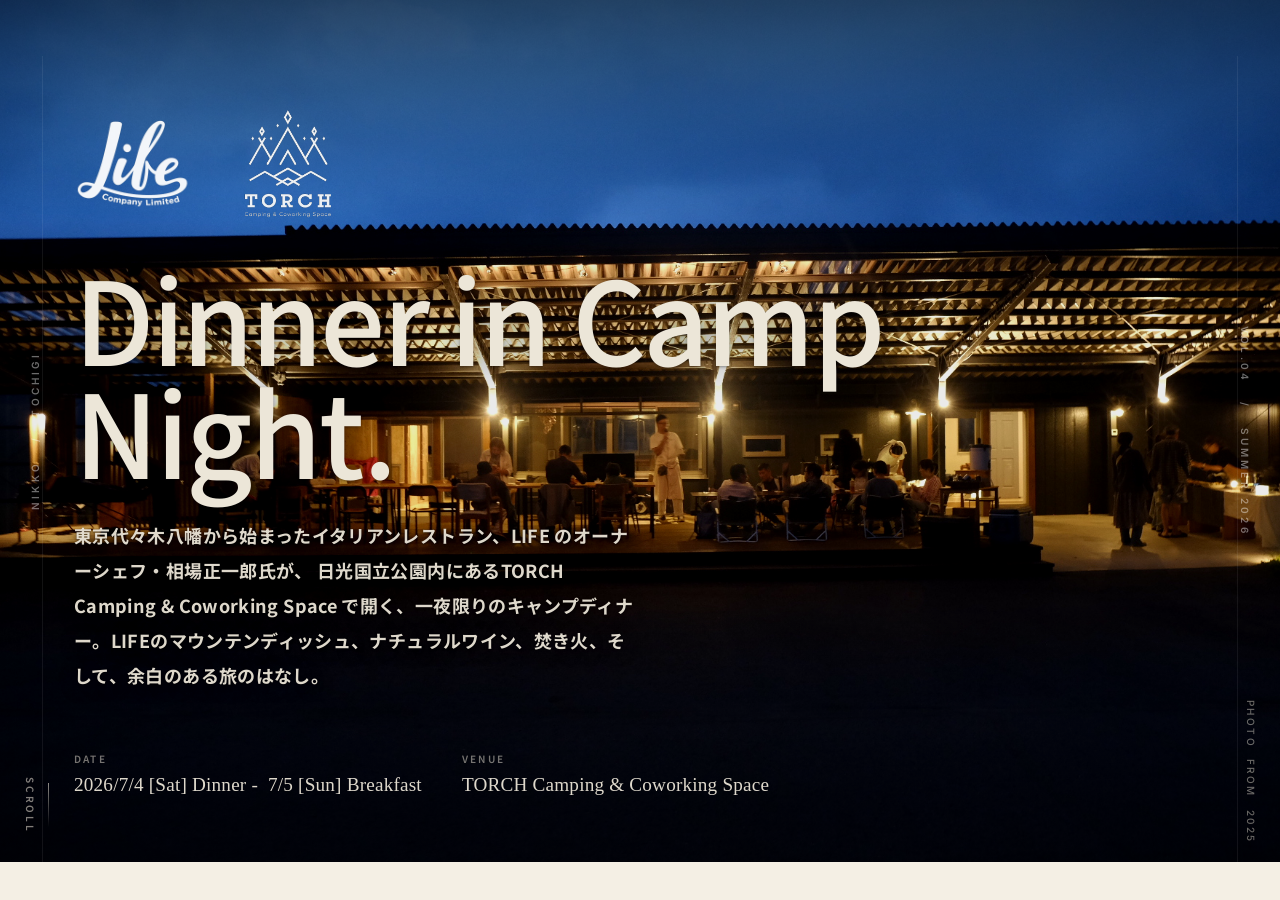
<file: wix-sections/hero.html>
<!DOCTYPE html>
<html lang="ja">
<head>
<meta charset="UTF-8">
<meta name="viewport" content="width=device-width, initial-scale=1.0">
<style>
/* ===== main.css ===== */
/* ============================================================
   LIFE × TORCH "Dinner in Camp Night" — Shared styles
   Built on Apple JP Design System, with earth-tone overlay.
   ============================================================ */

/* Bricolage Grotesque — refined-but-imperfect display sans (casual, warm).
   Zen Kaku Gothic Antique — warm humanist JP gothic (friendlier than mincho).
   Inter + Noto Sans JP — clean body. */
@import url('https://fonts.googleapis.com/css2?family=Bricolage+Grotesque:opsz,wght@10..48,300;10..48,400;10..48,500;10..48,600;10..48,700&family=Inter:wght@400;500;600;700&family=Noto+Sans+JP:wght@400;500;700&family=Zen+Kaku+Gothic+Antique:wght@400;500;700&display=swap');

:root {
  /* ---- Neutrals — pulled from LIFE interior:
         concrete, warm wood, cream wall, charcoal hardware ---- */
  --color-white:      #ffffff;
  --color-cream:      #ece6d8;          /* cream wall — warm off-white */
  --color-cream-soft: #f4efe4;          /* lighter cream, page bg */
  --color-paper:      #e3dccb;          /* warm paper accent */
  --color-concrete:   #b8b1a3;          /* the打ちっぱなし grey, slightly warm */
  --color-concrete-d: #8e887b;
  --color-charcoal:   #2a2620;          /* the pendant-lamp / frame black */
  --color-near-black: #1d1a16;          /* primary text — warm near-black */
  --color-pure-black: #000000;

  /* Warm grays for hierarchy */
  --color-gray-90: #1d1a16;
  --color-gray-70: #4a443b;
  --color-gray-50: #756d60;
  --color-gray-30: #9a9286;
  --color-gray-15: #cfc8b8;
  --color-gray-08: #e3dccb;

  --color-on-dark:           rgba(236,230,216,0.94);
  --color-on-dark-secondary: rgba(236,230,216,0.70);
  --color-on-dark-tertiary:  rgba(236,230,216,0.50);

  /* ---- Wood / firelight accents (warm earth) ---- */
  --color-wood:        #8a6a4a;         /* worn oak — chair/table tone */
  --color-wood-d:      #6b4f35;         /* darker walnut */
  --color-wood-l:      #a88562;         /* sun-on-wood */
  --color-ember:       #c4814a;         /* firelight glow */
  --color-ember-d:     #8a4f28;         /* charred ember */
  --color-olive:       #5e6443;         /* the plant-leaf green outside the window */
  --color-moss:        #767a52;
  --color-bone:        #d8cfb8;

  /* ---- Semantic surface ---- */
  --bg-canvas:      var(--color-cream-soft);
  --bg-section-alt: var(--color-cream);
  --bg-section-warm:var(--color-paper);
  --bg-hero-dark:   #1a1610;            /* warm charcoal — firelit room */

  --fg-primary:   var(--color-near-black);
  --fg-secondary: var(--color-gray-70);
  --fg-tertiary:  var(--color-gray-50);
  --fg-on-dark:   var(--color-on-dark);

  --hairline-light: 1px solid rgba(29,29,31,0.10);
  --hairline-warm:  1px solid rgba(107,58,31,0.18);
  --hairline-dark:  1px solid rgba(255,255,255,0.14);

  --bg-nav-translucent: rgba(245,241,234,0.78);
  --bg-nav-dark:        rgba(20,17,13,0.55);

  /* ---- Type ---- */
  /* Display: Bricolage Grotesque — soft, slightly imperfect, refined sans.
     JP display: Zen Kaku Gothic Antique — humanist gothic, warm and friendly.
     Body: Inter + Noto Sans JP. */
  --font-display:    "Bricolage Grotesque", "Noto Sans JP", "Inter", -apple-system, "Hiragino Kaku Gothic ProN", sans-serif;
  --font-display-jp: "Noto Sans JP", "Bricolage Grotesque", "Hiragino Kaku Gothic ProN", sans-serif;
  --font-sans:       "Inter", "Noto Sans JP", -apple-system, "Hiragino Kaku Gothic ProN", "Helvetica Neue", sans-serif;
  --font-jp:         "Noto Sans JP", "Inter", -apple-system, "Hiragino Kaku Gothic ProN", sans-serif;
  /* legacy aliases (kept so old selectors still resolve) */
  --font-serif:    var(--font-display);
  --font-serif-jp: var(--font-display-jp);

  --weight-regular: 400;
  --weight-medium:  500;
  --weight-semibold:600;
  --weight-bold:    700;

  /* ---- Spacing ---- */
  --space-1: 4px;  --space-2: 8px;  --space-3: 12px; --space-4: 16px;
  --space-5: 20px; --space-6: 24px; --space-8: 32px; --space-10: 40px;
  --space-12: 48px; --space-16: 64px; --space-20: 80px; --space-24: 96px;
  --space-32: 128px; --space-40: 160px;

  --content-max:      1180px;
  --content-max-narrow: 880px;
  --content-gutter:    24px;

  --radius-xs: 4px; --radius-sm: 8px; --radius-md: 12px;
  --radius-lg: 18px; --radius-xl: 28px; --radius-pill: 980px;

  --ease-apple: cubic-bezier(0.28, 0.11, 0.32, 1);
  --duration-fast: 150ms;
  --duration-base: 300ms;
  --duration-slow: 500ms;

  --z-nav: 100;
  --z-modal: 1000;
}

* { box-sizing: border-box; }

html, body {
  margin: 0;
  padding: 0;
  font-family: var(--font-sans);
  color: var(--fg-primary);
  background: var(--bg-canvas);
  font-size: 17px;
  line-height: 1.55;
  letter-spacing: -0.01em;
  -webkit-font-smoothing: antialiased;
  -moz-osx-font-smoothing: grayscale;
  width: 100%;
  max-width: 100%;
  overflow-x: hidden;
}

[lang="ja"], .lang-ja { font-family: var(--font-jp); line-height: 1.7; }

img { max-width: 100%; display: block; }

/* ============================================================
   NAV — fixed, translucent, switches modes via .is-on-dark
   ============================================================ */

/* ---- Hamburger button (mobile only) ---- */
.nav__burger {
  display: none;
  position: relative;
  width: 40px;
  height: 40px;
  background: transparent;
  border: 1px solid rgba(255,255,255,0.18);
  border-radius: 50%;
  padding: 0;
  cursor: pointer;
  color: var(--color-on-dark);
  -webkit-tap-highlight-color: transparent;
  transition: background var(--duration-fast) var(--ease-apple),
              border-color var(--duration-fast) var(--ease-apple);
}
.nav.is-light .nav__burger {
  border-color: rgba(29,26,22,0.18);
  color: var(--color-near-black);
}
.nav__burger span {
  position: absolute;
  left: 50%;
  width: 16px;
  height: 1.5px;
  background: currentColor;
  border-radius: 1px;
  transform: translateX(-50%);
  transition: transform var(--duration-base) var(--ease-apple),
              opacity var(--duration-fast) var(--ease-apple),
              top var(--duration-base) var(--ease-apple);
}
.nav__burger span:nth-child(1) { top: 13px; }
.nav__burger span:nth-child(2) { top: 19px; }
.nav__burger span:nth-child(3) { top: 25px; }
.nav__burger[aria-expanded="true"] span:nth-child(1) { top: 19px; transform: translateX(-50%) rotate(45deg); }
.nav__burger[aria-expanded="true"] span:nth-child(2) { opacity: 0; }
.nav__burger[aria-expanded="true"] span:nth-child(3) { top: 19px; transform: translateX(-50%) rotate(-45deg); }

/* ---- Mobile drawer (full-screen overlay) ---- */
.nav__drawer {
  position: fixed;
  inset: 0;
  z-index: 99;
  background: #14110d;
  color: var(--color-on-dark);
  opacity: 0;
  visibility: hidden;
  transform: translateY(-8px);
  transition: opacity var(--duration-base) var(--ease-apple),
              transform var(--duration-base) var(--ease-apple),
              visibility 0s linear var(--duration-base);
  pointer-events: none;
}
.nav__drawer[aria-hidden="false"] {
  opacity: 1;
  visibility: visible;
  transform: translateY(0);
  pointer-events: auto;
  transition: opacity var(--duration-base) var(--ease-apple),
              transform var(--duration-base) var(--ease-apple),
              visibility 0s linear 0s;
}
.nav__drawer-inner {
  position: absolute;
  inset: 0;
  padding: 88px 24px 48px;
  display: flex;
  flex-direction: column;
  gap: 4px;
  align-items: flex-start;
  justify-content: flex-start;
}
.nav__drawer a {
  display: block;
  width: 100%;
  padding: 6px 4px;
  font-family: var(--font-display);
  font-size: 15px;
  font-weight: 500;
  letter-spacing: 0.02em;
  color: var(--color-cream);
  text-decoration: none;
  border-bottom: 1px solid rgba(236,230,216,0.10);
  transition: opacity var(--duration-fast) var(--ease-apple);
}
.nav__drawer a:active { opacity: 0.6; }
body.nav-drawer-open {
  overflow: hidden;
}

.nav {
  position: fixed;
  top: 0; left: 0; right: 0;
  z-index: var(--z-nav);
  height: 56px;
  display: flex;
  align-items: center;
  justify-content: space-between;
  padding: 0 var(--space-6);
  backdrop-filter: saturate(180%) blur(20px);
  -webkit-backdrop-filter: saturate(180%) blur(20px);
  background: var(--bg-nav-dark);
  color: var(--color-on-dark);
  transition: background var(--duration-base) var(--ease-apple),
              color var(--duration-base) var(--ease-apple);
  border-bottom: 1px solid rgba(255,255,255,0.06);
}
.nav.is-light {
  background: var(--bg-nav-translucent);
  color: var(--fg-primary);
  border-bottom-color: rgba(0,0,0,0.06);
}
.nav__brand {
  display: flex;
  align-items: center;
  gap: var(--space-3);
  font-family: var(--font-serif);
  font-size: 18px;
  font-weight: 500;
  letter-spacing: 0.02em;
}
.nav__brand .x {
  opacity: 0.5;
  font-style: italic;
  font-size: 14px;
  margin: 0 2px;
}
.nav__menu {
  display: flex;
  gap: var(--space-6);
  font-size: 13px;
  font-weight: 500;
  letter-spacing: 0.04em;
}
.nav__menu a {
  color: inherit;
  text-decoration: none;
  opacity: 0.85;
  transition: opacity var(--duration-fast) var(--ease-apple);
}
.nav__menu a:hover { opacity: 1; }

.nav__cta {
  position: relative;
  display: inline-flex;
  align-items: center;
  gap: 10px;
  padding: 10px 18px 10px 14px;
  border-radius: var(--radius-pill);
  background: var(--color-ember);
  color: var(--color-cream);
  font-family: var(--font-sans);
  font-size: 13px;
  font-weight: 600;
  letter-spacing: 0.02em;
  text-decoration: none;
  box-shadow: 0 6px 16px rgba(196,129,74,0.18);
  transition: transform var(--duration-fast) var(--ease-apple),
              background var(--duration-fast) var(--ease-apple),
              box-shadow var(--duration-base) var(--ease-apple);
  overflow: hidden;
}
.nav__cta::before {
  /* subtle inner highlight, top-half */
  content: "";
  position: absolute;
  inset: 1px 1px auto 1px;
  height: 50%;
  border-radius: var(--radius-pill) var(--radius-pill) 0 0;
  background: linear-gradient(180deg, rgba(255,255,255,0.18), transparent);
  pointer-events: none;
}
.nav__cta-dot {
  width: 6px;
  height: 6px;
  border-radius: 50%;
  background: var(--color-cream);
  position: relative;
  z-index: 1;
}
@keyframes navCtaPulse {
  0%, 100% { box-shadow: 0 0 0 0 rgba(245,241,234,0.55); }
  50%      { box-shadow: 0 0 0 6px rgba(245,241,234,0); }
}
.nav__cta-label {
  font-family: var(--font-display-jp);
  font-weight: 500;
  font-size: 13px;
  letter-spacing: 0.04em;
  position: relative;
  z-index: 1;
}
.nav__cta-en {
  font-family: var(--font-display);
  font-style: italic;
  font-weight: 400;
  font-size: 12px;
  letter-spacing: 0.04em;
  opacity: 0.75;
  padding-left: 8px;
  border-left: 1px solid rgba(245,241,234,0.32);
  position: relative;
  z-index: 1;
}
.nav__cta-arrow {
  font-family: var(--font-display);
  font-size: 14px;
  line-height: 1;
  position: relative;
  z-index: 1;
  transition: transform var(--duration-fast) var(--ease-apple);
}
.nav__cta:hover {
  background: var(--color-ember-d);
  transform: translateY(-1px);
  box-shadow: 0 10px 24px rgba(196,129,74,0.28);
}
.nav__cta:hover .nav__cta-arrow {
  transform: translateX(2px);
}
/* light nav (after hero) keeps the same ember treatment */
.nav.is-light .nav__cta { background: var(--color-ember); color: var(--color-cream); }
.nav.is-light .nav__cta:hover { background: var(--color-ember-d); }

@media (max-width: 720px) {
  .nav__cta { padding: 8px 14px 8px 12px; gap: 8px; }
  .nav__cta-en { display: none; }
}

@media (max-width: 720px) {
  .nav__menu { display: none; }
  .nav__spacer { display: none; }
  .nav__burger { display: block; }
}

/* ---- Nav "Back to top" — same style as menu links ---- */
.nav__spacer {
  /* invisible placeholder on the left, balancing the right-side CTA so the menu sits centered */
  width: 1px;
  height: 1px;
}
.nav__menu-top {
  /* same style as sibling menu links; no italic, no special styling */
}
.btn {
  display: inline-flex;
  align-items: center;
  justify-content: center;
  gap: 8px;
  padding: 14px 28px;
  border-radius: var(--radius-pill);
  font-family: var(--font-sans);
  font-size: 15px;
  font-weight: 600;
  letter-spacing: 0.005em;
  text-decoration: none;
  border: 1px solid transparent;
  cursor: pointer;
  transition: transform var(--duration-fast) var(--ease-apple),
              background var(--duration-fast) var(--ease-apple),
              opacity var(--duration-fast) var(--ease-apple);
}
.btn--primary {
  background: var(--color-near-black);
  color: var(--color-cream);
}
.btn--primary:hover { background: #000; transform: translateY(-1px); }
.btn--ghost {
  background: transparent;
  color: var(--color-on-dark);
  border-color: rgba(255,255,255,0.4);
}
.btn--ghost:hover { background: rgba(255,255,255,0.08); }
.btn--ghost-dark {
  background: transparent;
  color: var(--color-near-black);
  border-color: rgba(29,29,31,0.25);
}
.btn--ghost-dark:hover { background: rgba(29,29,31,0.05); }

/* ============================================================
   COMMON UTILITIES
   ============================================================ */
.eyebrow {
  font-size: 11px;
  font-weight: 600;
  letter-spacing: 0.18em;
  text-transform: uppercase;
  font-family: var(--font-sans);
}
.serif    { font-family: var(--font-display); }     /* legacy class — now display sans */
.serif-jp { font-family: var(--font-display-jp); }
.display    { font-family: var(--font-display); }
.display-jp { font-family: var(--font-display-jp); }
.italic   { font-style: italic; }

.divider {
  width: 32px;
  height: 1px;
  background: currentColor;
  opacity: 0.4;
  margin: 0;
}

/* fade-in on scroll (set by js) */
.reveal {
  opacity: 0;
  transform: translateY(12px);
  transition: opacity 700ms var(--ease-apple), transform 700ms var(--ease-apple);
}
.reveal.is-in { opacity: 1; transform: none; }


/* ===== hero.css ===== */
/* ============================================================
   HERO — first viewport
   Layout: full-bleed, dark, magazine-like.
   ============================================================ */

.hero {
  position: relative;
  width: 100%;
  min-height: 720px;
  background: var(--bg-hero-dark);
  color: var(--color-on-dark);
  overflow: hidden;
  isolation: isolate;
}

/* Backdrop placeholder: warm earth gradient (stand-in for real photo).
   Replace .hero__media with <img src="..." class="hero__photo"> when assets arrive. */
.hero__media {
  position: absolute;
  inset: 0;
  z-index: 0;
  background: #14110d;
  overflow: hidden;
}
.hero__photo {
  position: absolute;
  inset: 0;
  width: 100%;
  height: 100%;
  object-fit: cover;
  object-position: center 60%;
  /* gentle warm bias to harmonize with palette */
  filter: saturate(0.95) contrast(1.04) brightness(0.92);
  /* slow ken-burns drift */
  animation: heroDrift 24s ease-in-out infinite alternate;
  transform-origin: center center;
}
@keyframes heroDrift {
  0%   { transform: scale(1.04) translate(0, 0); }
  100% { transform: scale(1.10) translate(-1.5%, -1%); }
}
@media (prefers-reduced-motion: reduce) {
  .hero__photo { animation: none; transform: scale(1.04); }
}
/* Color-tone overlay — warm amber over cool blue twilight */
.hero__media::before {
  content: "";
  position: absolute; inset: 0;
  background:
    radial-gradient(ellipse 80% 60% at 50% 100%, rgba(31,24,18,0.55), transparent 60%),
    radial-gradient(ellipse 80% 60% at 50% 0%,   rgba(15,12,9,0.35),  transparent 60%);
  mix-blend-mode: multiply;
  pointer-events: none;
}
.hero__media::after {
  /* film grain via SVG, super subtle */
  content: "";
  position: absolute; inset: 0;
  background-image: url("data:image/svg+xml;utf8,<svg xmlns='http://www.w3.org/2000/svg' width='160' height='160'><filter id='n'><feTurbulence type='fractalNoise' baseFrequency='0.9' numOctaves='2' stitchTiles='stitch'/><feColorMatrix values='0 0 0 0 0  0 0 0 0 0  0 0 0 0 0  0 0 0 0.45 0'/></filter><rect width='100%' height='100%' filter='url(%23n)' opacity='0.6'/></svg>");
  opacity: 0.18;
  mix-blend-mode: overlay;
  pointer-events: none;
}
.hero__credit {
  position: absolute;
  bottom: 18px; right: 22px;
  z-index: 2;
  writing-mode: vertical-rl;
  font-family: var(--font-sans);
  font-size: 10px;
  font-weight: 500;
  letter-spacing: 0.24em;
  text-transform: uppercase;
  color: rgba(236,230,216,0.45);
}
@media (max-width: 720px) { .hero__credit { display: none; } }

/* Top scrim under nav for legibility */
.hero__scrim-top {
  position: absolute;
  top: 0; left: 0; right: 0;
  height: 220px;
  z-index: 1;
  background: linear-gradient(180deg, rgba(0,0,0,0.55), transparent);
  pointer-events: none;
}
/* Bottom scrim */
.hero__scrim-bottom {
  position: absolute;
  bottom: 0; left: 0; right: 0;
  height: 280px;
  z-index: 1;
  background: linear-gradient(0deg, rgba(0,0,0,0.55), transparent);
  pointer-events: none;
}

/* Content wrapper */
.hero__inner {
  position: relative;
  z-index: 2;
  max-width: var(--content-max);
  margin: 0 auto;
  padding: 120px var(--content-gutter) var(--space-16);
  min-height: 720px;
  display: grid;
  grid-template-rows: auto 1fr auto;
  gap: var(--space-12);
}
.hero__inner--compact {
  grid-template-rows: 1fr auto;
  gap: var(--space-10);
  padding-top: 96px;
}

/* Top bar — eyebrow + small meta */
.hero__top {
  display: flex;
  justify-content: space-between;
  align-items: center;
  gap: var(--space-6);
  color: var(--color-on-dark-secondary);
  font-size: 12px;
  letter-spacing: 0.16em;
}
.hero__eyebrow {
  display: inline-flex;
  align-items: center;
  gap: 10px;
  text-transform: uppercase;
  font-weight: 600;
}
.hero__eyebrow .dot {
  width: 6px; height: 6px; border-radius: 50%;
  background: var(--color-ember);
}
.hero__edition {
  font-family: var(--font-serif);
  font-style: italic;
  font-size: 14px;
  letter-spacing: 0.04em;
  opacity: 0.75;
  text-transform: none;
}

/* Center stack — title block */
.hero__title-block {
  align-self: center;
}
.hero__lockup {
  display: flex;
  align-items: center;
  gap: 24px;
  margin-bottom: var(--space-6);
}
.hero__lockup .x {
  font-family: var(--font-display);
  font-style: italic;
  font-weight: 300;
  font-size: 28px;
  letter-spacing: 0;
  opacity: 0.55;
  color: var(--color-on-dark);
}
.hero__logo {
  display: block;
  width: auto;
  opacity: 0.95;
}
.hero__logo--life  { height: 78px; }
.hero__logo--torch { height: 110px; }
@media (max-width: 720px) {
  .hero__lockup { gap: 14px; margin-bottom: var(--space-4); }
  .hero__lockup .x   { font-size: 21px; }
}

.hero__title {
  font-family: var(--font-display);
  font-weight: 500;
  font-size: clamp(48px, 9vw, 120px);
  line-height: 0.98;
  letter-spacing: -0.025em;
  color: var(--color-cream);
  margin: 0;
  font-variation-settings: "opsz" 48;
  text-shadow: 0 2px 30px rgba(0,0,0,0.45), 0 1px 3px rgba(0,0,0,0.35);
  overflow-wrap: break-word;
}
.hero__title .it {
  font-style: italic;
  font-weight: 400;
}
.hero__title .amp {
  font-style: italic;
  font-weight: 400;
  opacity: 0.62;
  margin: 0 0.06em;
  letter-spacing: -0.01em;
}
.hero__subtitle {
  font-family: var(--font-jp);
  font-weight: 700;
  font-size: clamp(15px, 1.6vw, 18px);
  letter-spacing: 0.02em;
  color: var(--color-on-dark);
  margin-top: var(--space-8);
  max-width: 560px;
  line-height: 1.95;
  text-shadow: 0 1px 2px rgba(0,0,0,0.55), 0 2px 16px rgba(0,0,0,0.5);
}

/* Bottom row — meta grid + CTAs */
.hero__bottom {
  display: grid;
  grid-template-columns: 1fr auto;
  gap: var(--space-10);
  align-items: end;
}
.hero__meta {
  display: grid;
  grid-template-columns: repeat(3, minmax(0, max-content));
  gap: var(--space-10);
}
.hero__meta-item {
  display: flex;
  flex-direction: column;
  gap: 6px;
  min-width: 0;
}
.hero__meta-label {
  font-size: 10px;
  letter-spacing: 0.22em;
  text-transform: uppercase;
  color: var(--color-on-dark-tertiary);
  font-weight: 600;
}
.hero__meta-value {
  font-family: var(--font-serif);
  font-size: clamp(17px, 1.5vw, 21px);
  line-height: 1.3;
  color: var(--color-on-dark);
  font-weight: 500;
  letter-spacing: 0.01em;
}
.hero__meta-value .small {
  font-family: var(--font-jp);
  font-style: normal;
  font-size: 13px;
  letter-spacing: 0.04em;
  opacity: 0.7;
  display: block;
  margin-top: 2px;
}

.hero__ctas {
  display: flex;
  gap: var(--space-3);
  flex-wrap: wrap;
}
.hero__cta {
  background: var(--color-cream);
  color: var(--color-near-black);
}
.hero__cta:hover { background: #fff; }

/* Scroll cue — pinned to the left side so it never overlaps meta/CTA */
.hero__cue {
  position: absolute;
  left: 22px;
  bottom: 28px;
  z-index: 3;
  display: flex;
  flex-direction: column;
  align-items: center;
  gap: 10px;
  color: rgba(236,230,216,0.55);
  font-size: 10px;
  letter-spacing: 0.28em;
  text-transform: uppercase;
  font-weight: 600;
  writing-mode: vertical-rl;
}
.hero__cue .line {
  width: 1px;
  height: 44px;
  background: linear-gradient(180deg, rgba(236,230,216,0.6), rgba(236,230,216,0));
  animation: cueLine 2.4s var(--ease-apple) infinite;
  transform-origin: top;
}
@media (max-width: 980px) {
  .hero__cue { display: none; }
}
@keyframes cueLine {
  0%   { transform: scaleY(0);   opacity: 0; }
  35%  { transform: scaleY(1);   opacity: 1; }
  100% { transform: scaleY(1);   opacity: 0; }
}

/* Decorative side rule, magazine spread feel */
.hero__rule-left,
.hero__rule-right {
  position: absolute;
  top: 56px; bottom: 0;
  z-index: 2;
  width: 1px;
  background: rgba(255,255,255,0.07);
  pointer-events: none;
}
.hero__rule-left  { left: max(28px, calc((100vw - var(--content-max))/2 - 8px)); }
.hero__rule-right { right: max(28px, calc((100vw - var(--content-max))/2 - 8px)); }

/* Vertical lockup labels along the rules */
.hero__vlabel {
  position: absolute;
  z-index: 2;
  writing-mode: vertical-rl;
  font-family: var(--font-sans);
  font-size: 10px;
  font-weight: 600;
  letter-spacing: 0.32em;
  text-transform: uppercase;
  color: rgba(255,255,255,0.42);
}
.hero__vlabel--l {
  top: 50%;
  left: max(14px, calc((100vw - var(--content-max))/2 - 22px));
  transform: translateY(-50%) rotate(180deg);
}
.hero__vlabel--r {
  top: 50%;
  right: max(14px, calc((100vw - var(--content-max))/2 - 22px));
  transform: translateY(-50%);
}

/* ---- Mobile (≤720px) ---- */
@media (max-width: 720px) {
  .hero { min-height: 600px; }
  .hero__inner {
    padding: 64px 20px 40px;
    gap: var(--space-8);
    grid-template-rows: 1fr auto;
    min-height: 600px;
  }
  /* ヘッダー直下にロゴを寄せ、余白を詰める */
  .hero__title-block { align-self: start; }

  /* Logo lockup — keep side by side, sized to read clearly */
  .hero__lockup {
    flex-direction: row;
    align-items: center;
    gap: 18px;
    margin-bottom: var(--space-5);
  }
  .hero__logo--life  { height: 64px !important; width: auto !important; }
  .hero__logo--torch { height: 84px !important; width: auto !important; }

  /* Title — 2-line wrap OK, readable size */
  .hero__title {
    font-size: clamp(44px, 13vw, 64px);
    line-height: 1.02;
    letter-spacing: -0.02em;
  }

  /* Subtitle — readable body size */
  .hero__subtitle {
    font-size: 14px;
    line-height: 1.85;
    margin-top: var(--space-5);
    letter-spacing: 0.02em;
  }

  /* Bottom row — stack meta over CTA */
  .hero__bottom {
    grid-template-columns: 1fr;
    gap: var(--space-6);
    align-items: stretch;
  }

  /* Meta — single column, breathable */
  .hero__meta {
    grid-template-columns: 1fr;
    gap: var(--space-4);
    width: 100%;
  }
  .hero__meta-label { font-size: 10px; }
  .hero__meta-value { font-size: 15px; line-height: 1.5; }

  /* CTAs — stacked, each 80% width, centered */
  .hero__ctas {
    flex-direction: column;
    align-items: center;
    gap: var(--space-3);
    width: 100%;
  }
  .hero__ctas .btn {
    width: 80%;
    flex: 0 0 auto;
    justify-content: center;
    padding: 14px 24px;
    font-size: 14px;
  }

  /* Hide editorial flourishes */
  .hero__rule-left, .hero__rule-right,
  .hero__vlabel { display: none; }
  .hero__cue { display: none; }
  .hero__credit { display: none; }
  .hero__top { font-size: 12px; }
  .hero__edition { font-size: 13px; }
}

</style>
</head>
<body style="font-family:&quot;Noto Sans JP&quot;">
<header class="hero" id="top">

  <div class="hero__media" aria-hidden="true">
    <img class="hero__photo" src="https://daisukehukuda.github.io/life_evnet_2026/assets/hero-twilight.jpg" alt="" loading="eager" decoding="async">
  </div>
  <span class="hero__credit">PHOTO  FROM　2025</span>
  <div class="hero__scrim-top"  aria-hidden="true"></div>
  <div class="hero__scrim-bottom" aria-hidden="true"></div>

  <span class="hero__rule-left"  aria-hidden="true"></span>
  <span class="hero__rule-right" aria-hidden="true"></span>
  <span class="hero__vlabel hero__vlabel--l">NIKKO &nbsp; / &nbsp; TOCHIGI</span>
  <span class="hero__vlabel hero__vlabel--r">VOL.04   /   SUMMER 2026</span>

  <div class="hero__inner hero__inner--compact">

    <!-- center title block -->
    <div class="hero__title-block">
      <div class="hero__lockup">
        <img class="hero__logo hero__logo--life"  src="https://daisukehukuda.github.io/life_evnet_2026/assets/logo-life-white.png"  alt="LIFE" style="width: 120px; height: 120px">
        <img class="hero__logo hero__logo--torch" src="https://daisukehukuda.github.io/life_evnet_2026/assets/logo-torch-white.png" alt="TORCH Camping & Coworking Space" style="height: 140px; width: 140px">
      </div>

      <h1 class="hero__title" style="font-family: &quot;Noto Sans JP&quot;">Dinner
in Camp
Night.</h1>

      <p class="hero__subtitle" lang="ja">東京代々木八幡から始まったイタリアンレストラン、LIFE のオーナーシェフ・相場正一郎氏が、 日光国立公園内にあるTORCH Camping &amp; Coworking Space で開く、一夜限りのキャンプディナー。LIFEのマウンテンディッシュ、ナチュラルワイン、焚き火、そして、余白のある旅のはなし。</p>
    </div>

    <!-- bottom row -->
    <div class="hero__bottom">
      <div class="hero__meta">
        <div class="hero__meta-item">
          <span class="hero__meta-label">Date</span>
          <span class="hero__meta-value" style="font-family: &quot;Helvetica Neue&quot;">2026/7/4 [Sat] Dinner -  7/5 [Sun] Breakfast</span>
        </div>
        <div class="hero__meta-item">
          <span class="hero__meta-label">Venue</span>
          <span class="hero__meta-value" style="font-family: &quot;Helvetica Neue&quot;">TORCH Camping &amp; Coworking Space</span>
        </div>
      </div>

    </div>

  </div><!-- /.hero__inner -->

  <div class="hero__cue" aria-hidden="true">
    <span class="line"></span>
    <span>Scroll</span>
  </div>
</header>
<script>
(function(){var els=document.querySelectorAll('.reveal');
if(!('IntersectionObserver'in window)||!els.length){els.forEach(function(e){e.classList.add('is-in');});return;}
var io=new IntersectionObserver(function(en){en.forEach(function(e){if(e.isIntersecting){e.target.classList.add('is-in');io.unobserve(e.target);}});},{threshold:0.12});
els.forEach(function(e){io.observe(e);});})();
</script>
</body>
</html>
</file>
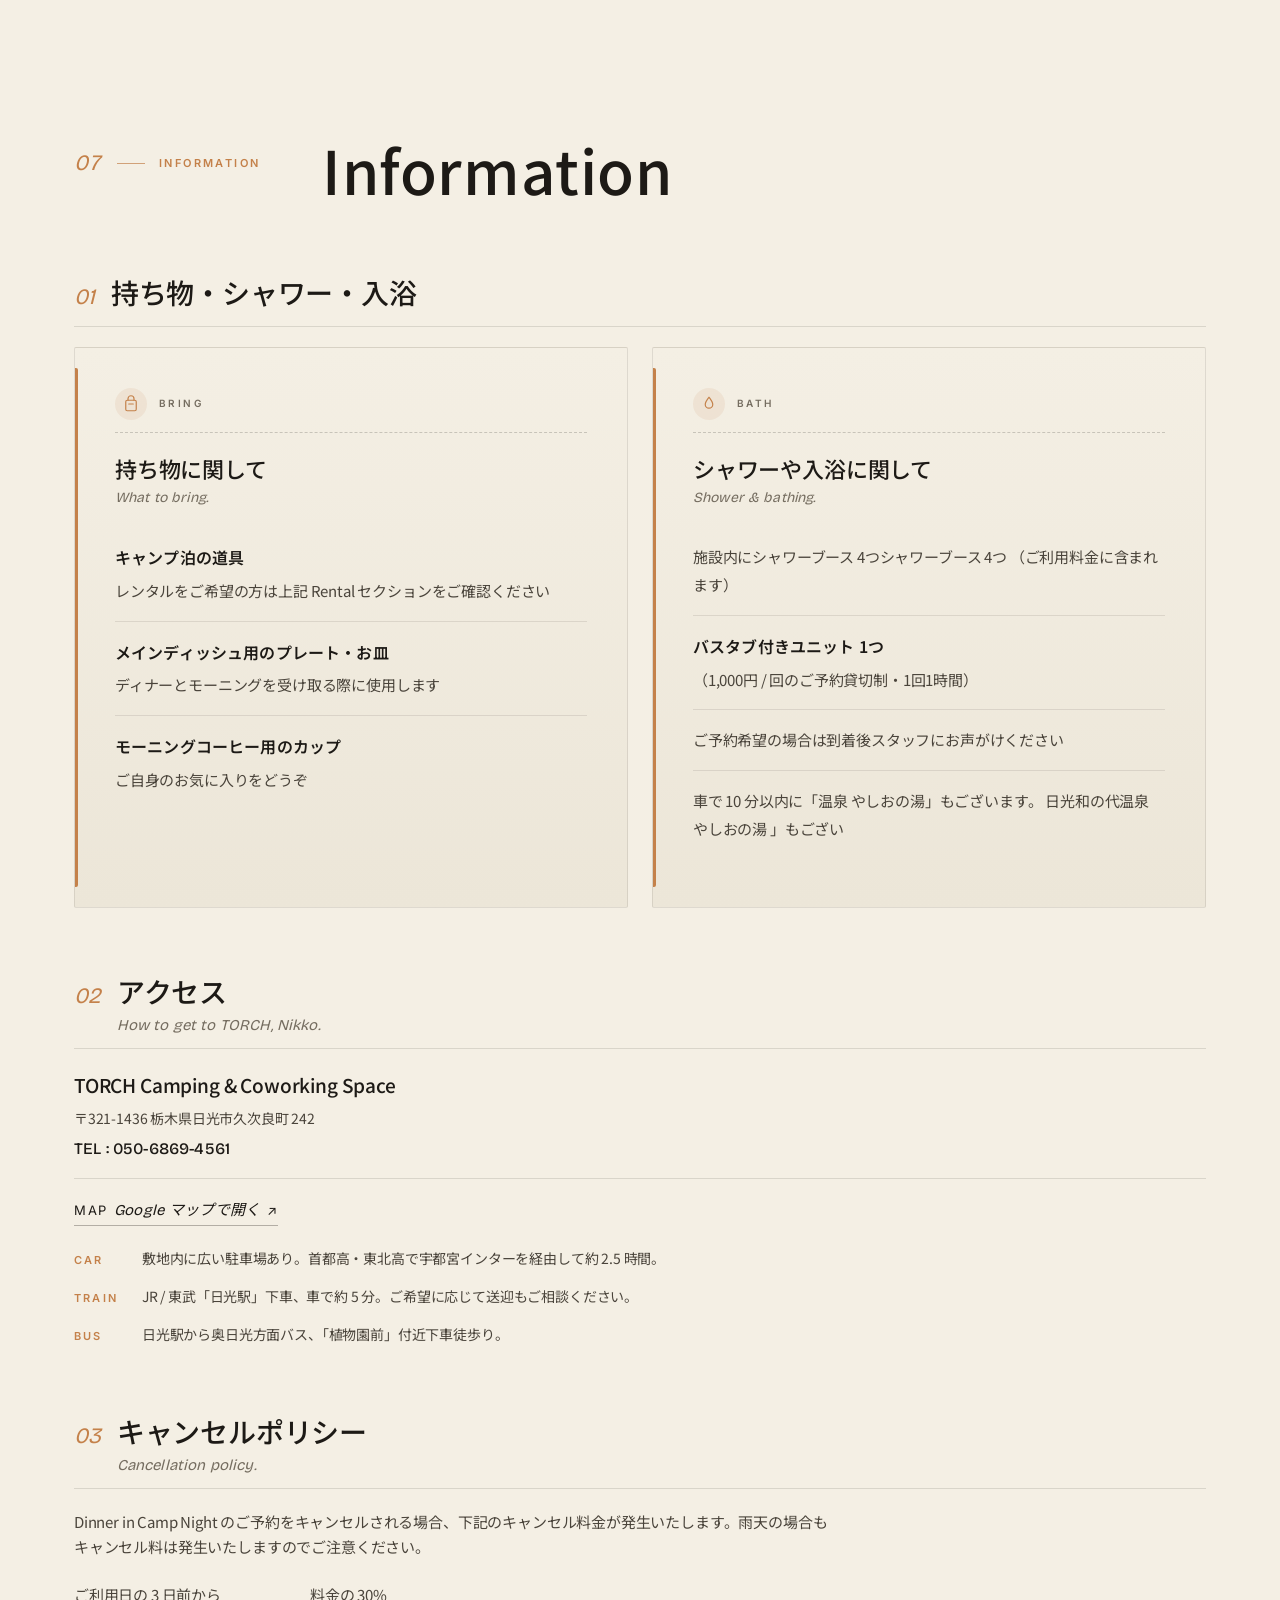
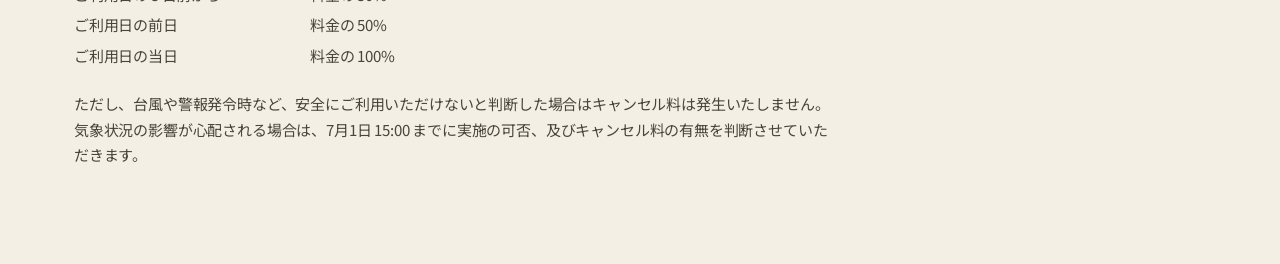
<file: wix-sections/info.html>
<!DOCTYPE html>
<html lang="ja">
<head>
<meta charset="UTF-8">
<meta name="viewport" content="width=device-width, initial-scale=1.0">
<style>
/* ===== main.css ===== */
/* ============================================================
   LIFE × TORCH "Dinner in Camp Night" — Shared styles
   Built on Apple JP Design System, with earth-tone overlay.
   ============================================================ */

/* Bricolage Grotesque — refined-but-imperfect display sans (casual, warm).
   Zen Kaku Gothic Antique — warm humanist JP gothic (friendlier than mincho).
   Inter + Noto Sans JP — clean body. */
@import url('https://fonts.googleapis.com/css2?family=Bricolage+Grotesque:opsz,wght@10..48,300;10..48,400;10..48,500;10..48,600;10..48,700&family=Inter:wght@400;500;600;700&family=Noto+Sans+JP:wght@400;500;700&family=Zen+Kaku+Gothic+Antique:wght@400;500;700&display=swap');

:root {
  /* ---- Neutrals — pulled from LIFE interior:
         concrete, warm wood, cream wall, charcoal hardware ---- */
  --color-white:      #ffffff;
  --color-cream:      #ece6d8;          /* cream wall — warm off-white */
  --color-cream-soft: #f4efe4;          /* lighter cream, page bg */
  --color-paper:      #e3dccb;          /* warm paper accent */
  --color-concrete:   #b8b1a3;          /* the打ちっぱなし grey, slightly warm */
  --color-concrete-d: #8e887b;
  --color-charcoal:   #2a2620;          /* the pendant-lamp / frame black */
  --color-near-black: #1d1a16;          /* primary text — warm near-black */
  --color-pure-black: #000000;

  /* Warm grays for hierarchy */
  --color-gray-90: #1d1a16;
  --color-gray-70: #4a443b;
  --color-gray-50: #756d60;
  --color-gray-30: #9a9286;
  --color-gray-15: #cfc8b8;
  --color-gray-08: #e3dccb;

  --color-on-dark:           rgba(236,230,216,0.94);
  --color-on-dark-secondary: rgba(236,230,216,0.70);
  --color-on-dark-tertiary:  rgba(236,230,216,0.50);

  /* ---- Wood / firelight accents (warm earth) ---- */
  --color-wood:        #8a6a4a;         /* worn oak — chair/table tone */
  --color-wood-d:      #6b4f35;         /* darker walnut */
  --color-wood-l:      #a88562;         /* sun-on-wood */
  --color-ember:       #c4814a;         /* firelight glow */
  --color-ember-d:     #8a4f28;         /* charred ember */
  --color-olive:       #5e6443;         /* the plant-leaf green outside the window */
  --color-moss:        #767a52;
  --color-bone:        #d8cfb8;

  /* ---- Semantic surface ---- */
  --bg-canvas:      var(--color-cream-soft);
  --bg-section-alt: var(--color-cream);
  --bg-section-warm:var(--color-paper);
  --bg-hero-dark:   #1a1610;            /* warm charcoal — firelit room */

  --fg-primary:   var(--color-near-black);
  --fg-secondary: var(--color-gray-70);
  --fg-tertiary:  var(--color-gray-50);
  --fg-on-dark:   var(--color-on-dark);

  --hairline-light: 1px solid rgba(29,29,31,0.10);
  --hairline-warm:  1px solid rgba(107,58,31,0.18);
  --hairline-dark:  1px solid rgba(255,255,255,0.14);

  --bg-nav-translucent: rgba(245,241,234,0.78);
  --bg-nav-dark:        rgba(20,17,13,0.55);

  /* ---- Type ---- */
  /* Display: Bricolage Grotesque — soft, slightly imperfect, refined sans.
     JP display: Zen Kaku Gothic Antique — humanist gothic, warm and friendly.
     Body: Inter + Noto Sans JP. */
  --font-display:    "Bricolage Grotesque", "Noto Sans JP", "Inter", -apple-system, "Hiragino Kaku Gothic ProN", sans-serif;
  --font-display-jp: "Noto Sans JP", "Bricolage Grotesque", "Hiragino Kaku Gothic ProN", sans-serif;
  --font-sans:       "Inter", "Noto Sans JP", -apple-system, "Hiragino Kaku Gothic ProN", "Helvetica Neue", sans-serif;
  --font-jp:         "Noto Sans JP", "Inter", -apple-system, "Hiragino Kaku Gothic ProN", sans-serif;
  /* legacy aliases (kept so old selectors still resolve) */
  --font-serif:    var(--font-display);
  --font-serif-jp: var(--font-display-jp);

  --weight-regular: 400;
  --weight-medium:  500;
  --weight-semibold:600;
  --weight-bold:    700;

  /* ---- Spacing ---- */
  --space-1: 4px;  --space-2: 8px;  --space-3: 12px; --space-4: 16px;
  --space-5: 20px; --space-6: 24px; --space-8: 32px; --space-10: 40px;
  --space-12: 48px; --space-16: 64px; --space-20: 80px; --space-24: 96px;
  --space-32: 128px; --space-40: 160px;

  --content-max:      1180px;
  --content-max-narrow: 880px;
  --content-gutter:    24px;

  --radius-xs: 4px; --radius-sm: 8px; --radius-md: 12px;
  --radius-lg: 18px; --radius-xl: 28px; --radius-pill: 980px;

  --ease-apple: cubic-bezier(0.28, 0.11, 0.32, 1);
  --duration-fast: 150ms;
  --duration-base: 300ms;
  --duration-slow: 500ms;

  --z-nav: 100;
  --z-modal: 1000;
}

* { box-sizing: border-box; }

html, body {
  margin: 0;
  padding: 0;
  font-family: var(--font-sans);
  color: var(--fg-primary);
  background: var(--bg-canvas);
  font-size: 17px;
  line-height: 1.55;
  letter-spacing: -0.01em;
  -webkit-font-smoothing: antialiased;
  -moz-osx-font-smoothing: grayscale;
  width: 100%;
  max-width: 100%;
  overflow-x: hidden;
}

[lang="ja"], .lang-ja { font-family: var(--font-jp); line-height: 1.7; }

img { max-width: 100%; display: block; }

/* ============================================================
   NAV — fixed, translucent, switches modes via .is-on-dark
   ============================================================ */

/* ---- Hamburger button (mobile only) ---- */
.nav__burger {
  display: none;
  position: relative;
  width: 40px;
  height: 40px;
  background: transparent;
  border: 1px solid rgba(255,255,255,0.18);
  border-radius: 50%;
  padding: 0;
  cursor: pointer;
  color: var(--color-on-dark);
  -webkit-tap-highlight-color: transparent;
  transition: background var(--duration-fast) var(--ease-apple),
              border-color var(--duration-fast) var(--ease-apple);
}
.nav.is-light .nav__burger {
  border-color: rgba(29,26,22,0.18);
  color: var(--color-near-black);
}
.nav__burger span {
  position: absolute;
  left: 50%;
  width: 16px;
  height: 1.5px;
  background: currentColor;
  border-radius: 1px;
  transform: translateX(-50%);
  transition: transform var(--duration-base) var(--ease-apple),
              opacity var(--duration-fast) var(--ease-apple),
              top var(--duration-base) var(--ease-apple);
}
.nav__burger span:nth-child(1) { top: 13px; }
.nav__burger span:nth-child(2) { top: 19px; }
.nav__burger span:nth-child(3) { top: 25px; }
.nav__burger[aria-expanded="true"] span:nth-child(1) { top: 19px; transform: translateX(-50%) rotate(45deg); }
.nav__burger[aria-expanded="true"] span:nth-child(2) { opacity: 0; }
.nav__burger[aria-expanded="true"] span:nth-child(3) { top: 19px; transform: translateX(-50%) rotate(-45deg); }

/* ---- Mobile drawer (full-screen overlay) ---- */
.nav__drawer {
  position: fixed;
  inset: 0;
  z-index: 99;
  background: #14110d;
  color: var(--color-on-dark);
  opacity: 0;
  visibility: hidden;
  transform: translateY(-8px);
  transition: opacity var(--duration-base) var(--ease-apple),
              transform var(--duration-base) var(--ease-apple),
              visibility 0s linear var(--duration-base);
  pointer-events: none;
}
.nav__drawer[aria-hidden="false"] {
  opacity: 1;
  visibility: visible;
  transform: translateY(0);
  pointer-events: auto;
  transition: opacity var(--duration-base) var(--ease-apple),
              transform var(--duration-base) var(--ease-apple),
              visibility 0s linear 0s;
}
.nav__drawer-inner {
  position: absolute;
  inset: 0;
  padding: 88px 24px 48px;
  display: flex;
  flex-direction: column;
  gap: 4px;
  align-items: flex-start;
  justify-content: flex-start;
}
.nav__drawer a {
  display: block;
  width: 100%;
  padding: 6px 4px;
  font-family: var(--font-display);
  font-size: 15px;
  font-weight: 500;
  letter-spacing: 0.02em;
  color: var(--color-cream);
  text-decoration: none;
  border-bottom: 1px solid rgba(236,230,216,0.10);
  transition: opacity var(--duration-fast) var(--ease-apple);
}
.nav__drawer a:active { opacity: 0.6; }
body.nav-drawer-open {
  overflow: hidden;
}

.nav {
  position: fixed;
  top: 0; left: 0; right: 0;
  z-index: var(--z-nav);
  height: 56px;
  display: flex;
  align-items: center;
  justify-content: space-between;
  padding: 0 var(--space-6);
  backdrop-filter: saturate(180%) blur(20px);
  -webkit-backdrop-filter: saturate(180%) blur(20px);
  background: var(--bg-nav-dark);
  color: var(--color-on-dark);
  transition: background var(--duration-base) var(--ease-apple),
              color var(--duration-base) var(--ease-apple);
  border-bottom: 1px solid rgba(255,255,255,0.06);
}
.nav.is-light {
  background: var(--bg-nav-translucent);
  color: var(--fg-primary);
  border-bottom-color: rgba(0,0,0,0.06);
}
.nav__brand {
  display: flex;
  align-items: center;
  gap: var(--space-3);
  font-family: var(--font-serif);
  font-size: 18px;
  font-weight: 500;
  letter-spacing: 0.02em;
}
.nav__brand .x {
  opacity: 0.5;
  font-style: italic;
  font-size: 14px;
  margin: 0 2px;
}
.nav__menu {
  display: flex;
  gap: var(--space-6);
  font-size: 13px;
  font-weight: 500;
  letter-spacing: 0.04em;
}
.nav__menu a {
  color: inherit;
  text-decoration: none;
  opacity: 0.85;
  transition: opacity var(--duration-fast) var(--ease-apple);
}
.nav__menu a:hover { opacity: 1; }

.nav__cta {
  position: relative;
  display: inline-flex;
  align-items: center;
  gap: 10px;
  padding: 10px 18px 10px 14px;
  border-radius: var(--radius-pill);
  background: var(--color-ember);
  color: var(--color-cream);
  font-family: var(--font-sans);
  font-size: 13px;
  font-weight: 600;
  letter-spacing: 0.02em;
  text-decoration: none;
  box-shadow: 0 6px 16px rgba(196,129,74,0.18);
  transition: transform var(--duration-fast) var(--ease-apple),
              background var(--duration-fast) var(--ease-apple),
              box-shadow var(--duration-base) var(--ease-apple);
  overflow: hidden;
}
.nav__cta::before {
  /* subtle inner highlight, top-half */
  content: "";
  position: absolute;
  inset: 1px 1px auto 1px;
  height: 50%;
  border-radius: var(--radius-pill) var(--radius-pill) 0 0;
  background: linear-gradient(180deg, rgba(255,255,255,0.18), transparent);
  pointer-events: none;
}
.nav__cta-dot {
  width: 6px;
  height: 6px;
  border-radius: 50%;
  background: var(--color-cream);
  position: relative;
  z-index: 1;
}
@keyframes navCtaPulse {
  0%, 100% { box-shadow: 0 0 0 0 rgba(245,241,234,0.55); }
  50%      { box-shadow: 0 0 0 6px rgba(245,241,234,0); }
}
.nav__cta-label {
  font-family: var(--font-display-jp);
  font-weight: 500;
  font-size: 13px;
  letter-spacing: 0.04em;
  position: relative;
  z-index: 1;
}
.nav__cta-en {
  font-family: var(--font-display);
  font-style: italic;
  font-weight: 400;
  font-size: 12px;
  letter-spacing: 0.04em;
  opacity: 0.75;
  padding-left: 8px;
  border-left: 1px solid rgba(245,241,234,0.32);
  position: relative;
  z-index: 1;
}
.nav__cta-arrow {
  font-family: var(--font-display);
  font-size: 14px;
  line-height: 1;
  position: relative;
  z-index: 1;
  transition: transform var(--duration-fast) var(--ease-apple);
}
.nav__cta:hover {
  background: var(--color-ember-d);
  transform: translateY(-1px);
  box-shadow: 0 10px 24px rgba(196,129,74,0.28);
}
.nav__cta:hover .nav__cta-arrow {
  transform: translateX(2px);
}
/* light nav (after hero) keeps the same ember treatment */
.nav.is-light .nav__cta { background: var(--color-ember); color: var(--color-cream); }
.nav.is-light .nav__cta:hover { background: var(--color-ember-d); }

@media (max-width: 720px) {
  .nav__cta { padding: 8px 14px 8px 12px; gap: 8px; }
  .nav__cta-en { display: none; }
}

@media (max-width: 720px) {
  .nav__menu { display: none; }
  .nav__spacer { display: none; }
  .nav__burger { display: block; }
}

/* ---- Nav "Back to top" — same style as menu links ---- */
.nav__spacer {
  /* invisible placeholder on the left, balancing the right-side CTA so the menu sits centered */
  width: 1px;
  height: 1px;
}
.nav__menu-top {
  /* same style as sibling menu links; no italic, no special styling */
}
.btn {
  display: inline-flex;
  align-items: center;
  justify-content: center;
  gap: 8px;
  padding: 14px 28px;
  border-radius: var(--radius-pill);
  font-family: var(--font-sans);
  font-size: 15px;
  font-weight: 600;
  letter-spacing: 0.005em;
  text-decoration: none;
  border: 1px solid transparent;
  cursor: pointer;
  transition: transform var(--duration-fast) var(--ease-apple),
              background var(--duration-fast) var(--ease-apple),
              opacity var(--duration-fast) var(--ease-apple);
}
.btn--primary {
  background: var(--color-near-black);
  color: var(--color-cream);
}
.btn--primary:hover { background: #000; transform: translateY(-1px); }
.btn--ghost {
  background: transparent;
  color: var(--color-on-dark);
  border-color: rgba(255,255,255,0.4);
}
.btn--ghost:hover { background: rgba(255,255,255,0.08); }
.btn--ghost-dark {
  background: transparent;
  color: var(--color-near-black);
  border-color: rgba(29,29,31,0.25);
}
.btn--ghost-dark:hover { background: rgba(29,29,31,0.05); }

/* ============================================================
   COMMON UTILITIES
   ============================================================ */
.eyebrow {
  font-size: 11px;
  font-weight: 600;
  letter-spacing: 0.18em;
  text-transform: uppercase;
  font-family: var(--font-sans);
}
.serif    { font-family: var(--font-display); }     /* legacy class — now display sans */
.serif-jp { font-family: var(--font-display-jp); }
.display    { font-family: var(--font-display); }
.display-jp { font-family: var(--font-display-jp); }
.italic   { font-style: italic; }

.divider {
  width: 32px;
  height: 1px;
  background: currentColor;
  opacity: 0.4;
  margin: 0;
}

/* fade-in on scroll (set by js) */
.reveal {
  opacity: 0;
  transform: translateY(12px);
  transition: opacity 700ms var(--ease-apple), transform 700ms var(--ease-apple);
}
.reveal.is-in { opacity: 1; transform: none; }


/* ===== info.css ===== */
/* ============================================================
   INFO — Bring / Shower / awesometoday / Access / Cancellation
   ============================================================ */

.info {
  background: var(--bg-canvas);
  color: var(--fg-primary);
  position: relative;
  overflow: hidden;
}

.info__inner {
  max-width: var(--content-max);
  margin: 0 auto;
  padding: var(--space-32) var(--content-gutter) var(--space-24);
  display: flex;
  flex-direction: column;
  gap: var(--space-16);
}

/* ---- Section header (left-aligned, matches other sections) ---- */
.info__header {
  display: grid;
  grid-template-columns: 200px 1fr;
  gap: var(--space-12);
  align-items: start;
  text-align: left;
  max-width: none;
  margin: 0;
}
.info__eyebrow {
  display: flex;
  align-items: center;
  gap: 14px;
  font-family: var(--font-sans);
  font-size: 11px;
  font-weight: 600;
  letter-spacing: 0.22em;
  text-transform: uppercase;
  color: var(--color-ember);
  padding-top: 18px;
}
.info__eyebrow .num {
  font-family: var(--font-display);
  font-style: italic;
  font-weight: 400;
  font-size: 22px;
  color: var(--color-ember);
  text-transform: none;
}
.info__eyebrow .rule {
  width: 28px; height: 1px; background: var(--color-ember); opacity: 0.7;
}
.info__title {
  font-family: var(--font-display-jp);
  font-weight: 500;
  font-size: clamp(34px, 5vw, 60px);
  line-height: 1.35;
  letter-spacing: 0.01em;
  color: var(--color-near-black);
  margin: 0;
  text-wrap: pretty;
}
.info__title .it {
  font-family: var(--font-display);
  font-style: italic;
  font-weight: 400;
  color: var(--color-ember);
}

/* ---- Subsection title ---- */
.info-block {
  display: flex;
  flex-direction: column;
  gap: var(--space-5);
}
.info-block__head {
  display: flex;
  align-items: baseline;
  gap: var(--space-4);
  padding-bottom: var(--space-3);
  border-bottom: 1px solid rgba(29,26,22,0.12);
}
.info-block__num {
  font-family: var(--font-display);
  font-style: italic;
  font-weight: 400;
  font-size: 22px;
  color: var(--color-ember);
}
.info-block__title {
  font-family: var(--font-display-jp);
  font-weight: 500;
  font-size: clamp(22px, 2.2vw, 28px);
  line-height: 1.4;
  color: var(--color-near-black);
  margin: 0;
  text-wrap: pretty;
}
.info-block__title .en {
  display: block;
  font-family: var(--font-display);
  font-style: italic;
  font-weight: 400;
  font-size: 15px;
  letter-spacing: 0.01em;
  color: var(--color-gray-50);
  margin-top: 4px;
}

/* ---- Bring + Shower: two-column on warm paper ---- */
.info__essentials {
  display: grid;
  grid-template-columns: 1fr 1fr;
  gap: var(--space-6);
}
.info-card {
  position: relative;
  background:
    linear-gradient(180deg, var(--color-cream-soft) 0%, var(--color-cream) 100%);
  border: 1px solid rgba(29,26,22,0.10);
  border-radius: 2px;
  padding: var(--space-10) var(--space-10) var(--space-12);
  display: flex;
  flex-direction: column;
  gap: var(--space-5);
}
.info-card::before {
  /* left accent rail — like a notebook spine */
  content: "";
  position: absolute;
  top: var(--space-5);
  bottom: var(--space-5);
  left: 0;
  width: 3px;
  background: var(--color-ember);
  border-radius: 0 2px 2px 0;
}
.info-card__kicker {
  display: flex;
  align-items: center;
  gap: 12px;
  padding-bottom: var(--space-3);
  border-bottom: 1px dashed rgba(29,26,22,0.20);
}
.info-card__icon {
  display: inline-flex;
  align-items: center;
  justify-content: center;
  width: 32px;
  height: 32px;
  border-radius: 50%;
  background: rgba(196,129,74,0.10);
  color: var(--color-ember);
  flex-shrink: 0;
}
.info-card__icon svg {
  width: 18px;
  height: 18px;
}
.info-card__kicker .num {
  font-family: var(--font-display);
  font-style: italic;
  font-weight: 500;
  font-size: 26px;
  letter-spacing: -0.01em;
  color: var(--color-ember);
  line-height: 1;
}
.info-card__kicker .label {
  font-family: var(--font-sans);
  font-size: 10px;
  font-weight: 600;
  letter-spacing: 0.24em;
  text-transform: uppercase;
  color: var(--color-gray-50);
}
.info-card__title {
  font-family: var(--font-display-jp);
  font-weight: 500;
  font-size: 22px;
  line-height: 1.4;
  color: var(--color-near-black);
  margin: 0;
}
.info-card__title .en {
  display: block;
  font-family: var(--font-display);
  font-style: italic;
  font-weight: 400;
  font-size: 14px;
  letter-spacing: 0.01em;
  color: var(--color-gray-50);
  margin-top: 4px;
}

/* Plain editorial list */
.info-checklist {
  list-style: none;
  margin: 0;
  padding: 0;
  display: flex;
  flex-direction: column;
}
.info-checklist li {
  padding: var(--space-4) 0;
  border-bottom: 1px solid rgba(29,26,22,0.10);
  font-family: var(--font-jp);
  font-size: 15px;
  line-height: 1.85;
  color: var(--color-gray-70);
}
.info-checklist li:last-child { border-bottom: none; }
.info-checklist li strong:first-child {
  display: block;
  font-family: var(--font-display-jp);
  font-weight: 600;
  font-size: 16px;
  color: var(--color-near-black);
  margin-bottom: 4px;
  letter-spacing: 0.01em;
}

.info-card__note {
  margin-top: auto;
  padding: var(--space-4) var(--space-5);
  background: rgba(196,129,74,0.08);
  border-radius: var(--radius-sm);
  font-family: var(--font-jp);
  font-size: 13px;
  line-height: 1.85;
  color: var(--color-gray-70);
  border-left: 2px solid var(--color-ember);
}

/* ---- awesometoday — feature row ---- */
.info-feature {
  display: flex;
  flex-direction: column;
  gap: var(--space-8);
  padding: var(--space-12);
  background: var(--color-paper);
  border-radius: var(--radius-lg);
}
.info-feature__media {
  position: relative;
  aspect-ratio: 16 / 10;
  border-radius: var(--radius-md);
  overflow: hidden;
  background:
    linear-gradient(135deg, rgba(94,100,67,0.18), transparent 55%),
    radial-gradient(ellipse 70% 80% at 30% 60%, rgba(216,207,184,0.4), transparent 60%),
    var(--color-bone);
  isolation: isolate;
}
.info-feature__media::before {
  content: "";
  position: absolute;
  inset: 14px;
  border: 1px dashed rgba(29,26,22,0.20);
  border-radius: var(--radius-sm);
}
.info-feature__media-tag {
  position: absolute;
  top: 22px; left: 22px;
  font-family: var(--font-sans);
  font-size: 10px;
  font-weight: 600;
  letter-spacing: 0.22em;
  text-transform: uppercase;
  color: var(--color-gray-50);
  background: rgba(255,255,255,0.55);
  padding: 5px 10px;
  border-radius: 999px;
}
.info-feature__media-hint {
  position: absolute;
  inset: 0;
  display: grid;
  place-items: center;
  text-align: center;
  font-family: var(--font-display-jp);
  font-size: 14px;
  color: var(--color-gray-50);
  letter-spacing: 0.02em;
  padding: 24px;
}
.info-feature__copy {
  display: flex;
  flex-direction: column;
  gap: var(--space-4);
}
.info-feature__tag {
  font-family: var(--font-sans);
  font-size: 10px;
  font-weight: 600;
  letter-spacing: 0.22em;
  text-transform: uppercase;
  color: var(--color-olive);
}
.info-feature__brand {
  font-family: var(--font-display);
  font-weight: 600;
  font-size: clamp(36px, 4vw, 48px);
  line-height: 1;
  letter-spacing: -0.02em;
  color: var(--color-near-black);
  margin: 0;
}
.info-feature__sub {
  font-family: var(--font-display);
  font-style: italic;
  font-weight: 400;
  font-size: 16px;
  color: var(--color-gray-50);
  margin: 0;
}
.info-feature__body {
  font-family: var(--font-jp);
  font-size: 15px;
  line-height: 1.95;
  color: var(--color-gray-70);
  margin: 0;
}
.info-feature__addr {
  font-family: var(--font-display);
  font-size: 15px;
  letter-spacing: 0.005em;
  color: var(--color-near-black);
  padding-top: var(--space-3);
  border-top: 1px solid rgba(29,26,22,0.12);
}
.info-feature__addr small {
  display: block;
  font-family: var(--font-jp);
  font-size: 13px;
  color: var(--color-gray-50);
  margin-top: 4px;
  letter-spacing: 0;
}
.info-feature__links {
  display: flex;
  gap: var(--space-3);
  flex-wrap: wrap;
}
.info-feature__link {
  font-family: var(--font-sans);
  font-size: 14px;
  font-weight: 600;
  letter-spacing: 0.04em;
  color: var(--color-near-black);
  text-decoration: none;
  padding: 8px 14px;
  border-radius: var(--radius-pill);
  border: 1px solid rgba(29,26,22,0.2);
  transition: background var(--duration-fast) var(--ease-apple);
}
.info-feature__link:hover { background: rgba(29,26,22,0.05); }

/* ---- Access ---- */
.info-access {
  display: flex;
  flex-direction: column;
  gap: var(--space-8);
}
.info-access__map {
  position: relative;
  aspect-ratio: 16 / 10;
  border-radius: var(--radius-lg);
  overflow: hidden;
  background:
    /* faux topo lines */
    repeating-linear-gradient(45deg, rgba(29,26,22,0.04) 0 1px, transparent 1px 8px),
    radial-gradient(ellipse 60% 50% at 50% 50%, rgba(94,100,67,0.18), transparent 65%),
    var(--color-bone);
  border: 1px solid rgba(29,26,22,0.10);
}
.info-access__map::before {
  content: "";
  position: absolute;
  inset: 14px;
  border: 1px dashed rgba(29,26,22,0.18);
  border-radius: var(--radius-md);
}
/* Live embedded map: fill the frame, drop the faux placeholder styling */
.info-access__map--live {
  background: none;
}
.info-access__map--live::before { display: none; }
.info-access__map iframe {
  position: absolute;
  inset: 0;
  width: 100%;
  height: 100%;
  border: 0;
  display: block;
}
.info-access__map-tag {
  position: absolute;
  top: 22px; left: 22px;
  font-family: var(--font-sans);
  font-size: 10px;
  font-weight: 600;
  letter-spacing: 0.22em;
  text-transform: uppercase;
  color: var(--color-gray-50);
  background: rgba(255,255,255,0.7);
  padding: 5px 10px;
  border-radius: 999px;
}
.info-access__pin {
  position: absolute;
  top: 50%; left: 50%;
  transform: translate(-50%, -50%);
  display: flex;
  flex-direction: column;
  align-items: center;
  gap: 8px;
}
.info-access__pin-dot {
  width: 14px; height: 14px;
  border-radius: 50%;
  background: var(--color-ember);
  box-shadow: 0 0 0 5px rgba(196,129,74,0.18),
              0 6px 14px rgba(0,0,0,0.18);
}
.info-access__pin-label {
  font-family: var(--font-display);
  font-weight: 600;
  font-size: 15px;
  letter-spacing: 0.01em;
  color: var(--color-near-black);
  background: rgba(255,255,255,0.85);
  padding: 6px 14px;
  border-radius: 999px;
  backdrop-filter: blur(6px);
}
.info-access__details {
  display: flex;
  flex-direction: column;
  gap: var(--space-5);
}
.info-access__addr {
  display: flex;
  flex-direction: column;
  gap: 6px;
  padding-bottom: var(--space-4);
  border-bottom: 1px solid rgba(29,26,22,0.12);
}
.info-access__addr .name {
  font-family: var(--font-display-jp);
  font-weight: 500;
  font-size: 19px;
  color: var(--color-near-black);
}
.info-access__addr .line {
  font-family: var(--font-jp);
  font-size: 13.5px;
  line-height: 1.7;
  color: var(--color-gray-70);
}
.info-access__addr .tel {
  font-family: var(--font-display);
  font-size: 16px;
  font-weight: 500;
  color: var(--color-near-black);
  letter-spacing: 0.01em;
}
/* Map text link — mirrors the Talk-section profile links (dark variant) */
.info-access__links {
  display: flex;
  flex-wrap: wrap;
  gap: var(--space-4) var(--space-6);
}
.info-access__link {
  display: inline-flex;
  align-items: baseline;
  gap: 6px;
  font-family: var(--font-sans);
  font-size: 13px;
  letter-spacing: 0.12em;
  text-transform: uppercase;
  color: var(--color-near-black);
  text-decoration: none;
  border-bottom: 1px solid rgba(29,26,22,0.30);
  padding-bottom: 3px;
  transition: opacity .2s ease, border-color .2s ease;
}
.info-access__link span {
  font-family: var(--font-display);
  font-style: italic;
  font-size: 15px;
  letter-spacing: 0.02em;
  text-transform: none;
}
.info-access__link:hover {
  opacity: 0.72;
  border-bottom-color: var(--color-near-black);
}
.info-access__transport {
  display: flex;
  flex-direction: column;
  gap: var(--space-3);
}
.info-access__transport-item {
  display: grid;
  grid-template-columns: 56px 1fr;
  gap: var(--space-3);
  align-items: baseline;
}
.info-access__transport-item .k {
  font-family: var(--font-sans);
  font-size: 11px;
  font-weight: 600;
  letter-spacing: 0.2em;
  text-transform: uppercase;
  color: var(--color-ember);
}
.info-access__transport-item .v {
  font-family: var(--font-jp);
  font-size: 13.5px;
  line-height: 1.85;
  color: var(--color-gray-70);
}
.info-access__transport-item .v strong {
  font-weight: 600;
  color: var(--color-near-black);
}

/* ---- Cancellation policy — plain text ---- */
.info-cancel {
  display: flex;
  flex-direction: column;
  gap: var(--space-5);
  max-width: 760px;
  font-family: var(--font-jp);
  font-size: 15px;
  line-height: 1.9;
  color: var(--color-gray-70);
}
.info-cancel__text {
  margin: 0;
}
.info-cancel__dl {
  margin: 0;
  padding: 0;
}
.info-cancel__dl-row {
  display: flex;
  gap: var(--space-4);
  padding: 4px 0;
}
.info-cancel__dl-row dt,
.info-cancel__dl-row dd {
  margin: 0;
  padding: 0;
  line-height: 1.5;
  font-size: 15px;
  color: var(--color-gray-70);
}
.info-cancel__dl-row dt {
  flex: 0 0 220px;
}
.info-cancel__dl-row dd {
  flex: 1;
}
@media (max-width: 720px) {
  .info-cancel__dl-row dt { flex: 0 0 auto; }
}

/* ---- Mobile ---- */
@media (max-width: 860px) {
  .info__inner { padding: var(--space-20) 22px var(--space-16); gap: var(--space-12); }
  .info__header { grid-template-columns: 1fr; gap: var(--space-4); }
  .info__eyebrow { padding-top: 0; }
  .info__essentials { grid-template-columns: 1fr; gap: var(--space-5); }
  .info-card { padding: var(--space-8); }
  .info-feature { padding: var(--space-8); gap: var(--space-6); }
  .info-feature__media { aspect-ratio: 4/3; }
  .info-access__map { aspect-ratio: 4/3; }
}

/* ---- Smartphone (≤720px) ---- */
@media (max-width: 720px) {
  .info__inner {
    padding: 64px 20px 48px;
    gap: var(--space-8);
  }

  /* Section title */
  .info__title {
    font-size: clamp(26px, 6.5vw, 34px);
    line-height: 1.4;
  }

  /* Block headers (01 持ち物… / 02 アクセス / 03 キャンセル) */
  .info-block { gap: var(--space-5); }
  .info-block__head {
    gap: var(--space-3);
    padding-bottom: var(--space-3);
  }
  .info-block__num {
    font-size: 19px;
  }
  .info-block__title {
    font-size: 19px;
    line-height: 1.45;
  }
  .info-block__title .en {
    font-size: 13px;
    margin-top: 4px;
  }

  /* Bring / Bath cards */
  .info__essentials { gap: var(--space-4); }
  .info-card {
    padding: var(--space-5);
    gap: var(--space-4);
    border-radius: var(--radius-md);
  }
  .info-card__kicker {
    padding-bottom: var(--space-3);
  }
  .info-card__icon {
    width: 28px;
    height: 28px;
  }
  .info-card__icon svg {
    width: 16px;
    height: 16px;
  }
  .info-card__title {
    font-size: 18px;
    line-height: 1.45;
  }
  .info-card__title .en {
    font-size: 12.5px;
    margin-top: 4px;
  }

  /* Checklist items */
  .info-checklist li {
    padding: var(--space-3) 0;
    font-size: 13.5px;
    line-height: 1.85;
  }
  .info-checklist li strong:first-child {
    font-size: 15px;
    margin-bottom: 4px;
  }

  /* Bring/Bath note */
  .info-card__note {
    padding: var(--space-3) var(--space-4);
    font-size: 12.5px !important;
    line-height: 1.85;
  }

  /* Access */
  .info-access { gap: var(--space-5); }
  .info-access__map {
    aspect-ratio: 4 / 3;
    min-height: 0;
  }
  .info-access__map-tag {
    font-size: 9px;
    padding: 5px 9px;
  }
  .info-access__pin-label {
    font-size: 13px;
  }
  .info-access__details { gap: var(--space-5); }
  .info-access__addr .name {
    font-size: 16px;
  }
  .info-access__addr .line {
    font-size: 14px !important;
  }
  .info-access__addr .tel {
    font-size: 14px;
  }
  .info-access__transport-item {
    flex-direction: row;
    align-items: baseline;
    gap: var(--space-3);
    padding: var(--space-3) 0;
  }
  .info-access__transport-item .k {
    min-width: 52px;
    font-size: 10px;
  }
  .info-access__transport-item .v {
    flex: 1;
    font-size: 14px !important;
    line-height: 1.85;
  }

  /* Cancellation Policy */
  .info-cancel { gap: var(--space-4); }
  .info-cancel__text {
    font-size: 13.5px;
    line-height: 1.9;
  }
  .info-cancel__dl {
    padding: var(--space-4) var(--space-5);
    border-radius: var(--radius-md);
  }
  .info-cancel__dl-row {
    padding: 5px 0;
    gap: var(--space-3);
  }
  .info-cancel__dl-row dt {
    font-size: 13.5px;
  }
  .info-cancel__dl-row dd {
    font-size: 15px;
  }
}


/* === 説明文サイズ統一: PC 15px / SP 13px (Storyと統一) === */
.info-cancel__text { font-size: 15px !important; }
@media (max-width: 720px) { .info-cancel__text { font-size: 13px !important; } }

</style>
</head>
<body style="font-family:&quot;Noto Sans JP&quot;">
<section class="info" id="info">
  <div class="info__inner">

    <header class="info__header reveal">
      <div class="info__eyebrow">
        <span class="num">07</span>
        <span class="rule"></span>
        <span>Information</span>
      </div>
      <h2 class="info__title" lang="ja">Information</h2>
    </header>

    <!-- ===== Bring + Shower ===== -->
    <div class="info-block reveal">
      <header class="info-block__head">
        <span class="info-block__num">01</span>
        <h3 class="info-block__title" lang="ja">持ち物・シャワー・入浴</h3>
      </header>

      <div class="info__essentials">
        <!-- Bring -->
        <article class="info-card">
          <div class="info-card__kicker">
            <span class="info-card__icon" aria-hidden="true">
              <svg viewBox="0 0 24 24" fill="none" stroke="currentColor" stroke-width="1.6" stroke-linecap="round" stroke-linejoin="round"><path d="M8 7V5a4 4 0 0 1 8 0v2"/><rect x="5" y="7" width="14" height="14" rx="2"/><path d="M9 12h6"/></svg>
            </span>
            <span class="label">Bring</span>
          </div>
          <h4 class="info-card__title" lang="ja">持ち物に関して<span class="en">What to bring.</span></h4>
          <ul class="info-checklist" lang="ja">
            <li><span><strong>キャンプ泊の道具</strong>レンタルをご希望の方は上記 Rental セクションをご確認ください</span></li>
            <li><span><strong>メインディッシュ用のプレート・お皿</strong>ディナーとモーニングを受け取る際に使用します</span></li>
            <li><span><strong>モーニングコーヒー用のカップ</strong>ご自身のお気に入りをどうぞ</span></li>
          </ul>
        </article>

        <!-- Shower -->
        <article class="info-card">
          <div class="info-card__kicker">
            <span class="info-card__icon" aria-hidden="true">
              <svg viewBox="0 0 24 24" fill="none" stroke="currentColor" stroke-width="1.6" stroke-linecap="round" stroke-linejoin="round"><path d="M12 3c-3 4-5 6.5-5 9.5a5 5 0 0 0 10 0C17 9.5 15 7 12 3z"/></svg>
            </span>
            <span class="label">Bath</span>
          </div>
          <h4 class="info-card__title" lang="ja">シャワーや入浴に関して<span class="en">Shower & bathing.</span></h4>
          <ul class="info-checklist" lang="ja">
            <li><span>施設内にシャワーブース 4つシャワーブース 4つ
（ご利用料金に含まれます）</span></li>
            <li><span><strong>バスタブ付きユニット 1つ</strong>（1,000円 / 回のご予約貸切制・1回1時間）</span></li>
            <li><span>ご予約希望の場合は到着後スタッフにお声がけください</span></li>
            <li><span>車で 10 分以内に「温泉 やしおの湯」もございます。
日光和の代温泉 やしおの湯
」もござい</span></li>
          </ul>
        </article>
      </div>
    </div>

    <!-- ===== Access ===== -->
    <div class="info-block reveal">
      <header class="info-block__head">
        <span class="info-block__num">02</span>
        <h3 class="info-block__title" lang="ja">アクセス<span class="en">How to get to TORCH, Nikko.</span></h3>
      </header>

      <div class="info-access">
        <div class="info-access__details">
          <div class="info-access__addr">
            <span class="name" lang="ja">TORCH Camping &amp; Coworking Space</span>
            <span class="line" lang="ja" style="font-size: 14px">〒321-1436 栃木県日光市久次良町 242</span>
            <span class="tel">TEL : 050-6869-4561</span>
          </div>

          <div class="info-access__links">
            <a href="https://share.google/9shxoOkYMCzBehPVC" target="_blank" rel="noopener" class="info-access__link">Map <span>Google マップで開く</span> ↗</a>
          </div>
          <div class="info-access__transport">
            <div class="info-access__transport-item">
              <span class="k">Car</span>
              <span class="v" lang="ja" style="font-size: 14px">敷地内に広い駐車場あり。首都高・東北高で宇都宮インターを経由して約 2.5 時間。</span>
            </div>
            <div class="info-access__transport-item">
              <span class="k">Train</span>
              <span class="v" lang="ja" style="font-size: 14px">JR / 東武「日光駅」下車、車で約 5 分。ご希望に応じて送迎もご相談ください。</span>
            </div>
            <div class="info-access__transport-item">
              <span class="k">Bus</span>
              <span class="v" lang="ja" style="font-size: 14px">日光駅から奥日光方面バス、「植物園前」付近下車徒歩り。</span>
            </div>
          </div>
        </div>
      </div>
    </div>

    <!-- ===== Cancellation Policy ===== -->
    <div class="info-block reveal">
      <header class="info-block__head">
        <span class="info-block__num">03</span>
        <h3 class="info-block__title" lang="ja">キャンセルポリシー<span class="en">Cancellation policy.</span></h3>
      </header>

      <div class="info-cancel">
        <p class="info-cancel__text" lang="ja">Dinner in Camp Night のご予約をキャンセルされる場合、下記のキャンセル料金が発生いたします。雨天の場合もキャンセル料は発生いたしますのでご注意ください。</p>

        <dl class="info-cancel__dl" lang="ja">
          <div class="info-cancel__dl-row">
            <dt>ご利用日の 3 日前から</dt>
            <dd>料金の 30%</dd>
          </div>
          <div class="info-cancel__dl-row">
            <dt>ご利用日の前日</dt>
            <dd>料金の 50%</dd>
          </div>
          <div class="info-cancel__dl-row">
            <dt>ご利用日の当日</dt>
            <dd>料金の 100%</dd>
          </div>
        </dl>

        <p class="info-cancel__text" lang="ja">ただし、台風や警報発令時など、安全にご利用いただけないと判断した場合はキャンセル料は発生いたしません。気象状況の影響が心配される場合は、7月1日 15:00 までに実施の可否、及びキャンセル料の有無を判断させていただきます。</p>
      </div>
    </div>

  </div>
</section>
<script>
(function(){var els=document.querySelectorAll('.reveal');
if(!('IntersectionObserver'in window)||!els.length){els.forEach(function(e){e.classList.add('is-in');});return;}
var io=new IntersectionObserver(function(en){en.forEach(function(e){if(e.isIntersecting){e.target.classList.add('is-in');io.unobserve(e.target);}});},{threshold:0.12});
els.forEach(function(e){io.observe(e);});})();
</script>
</body>
</html>
</file>
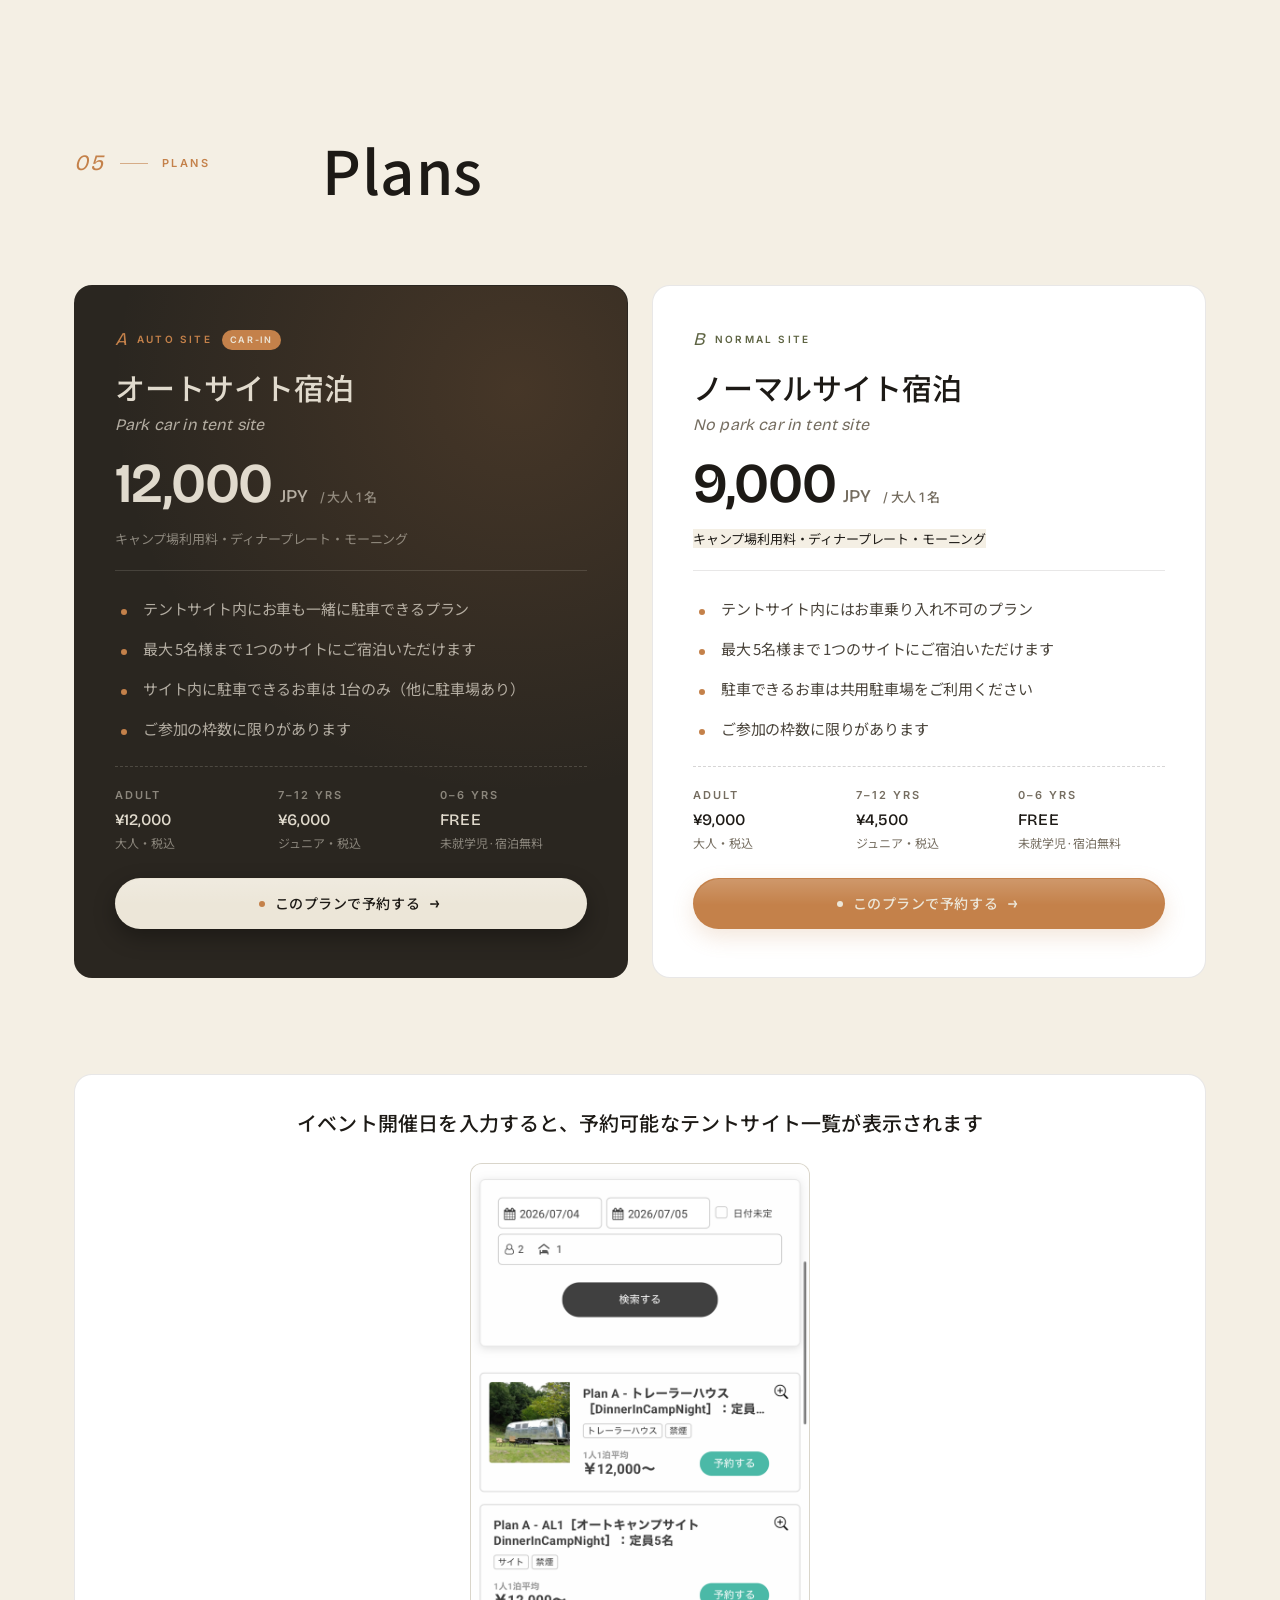
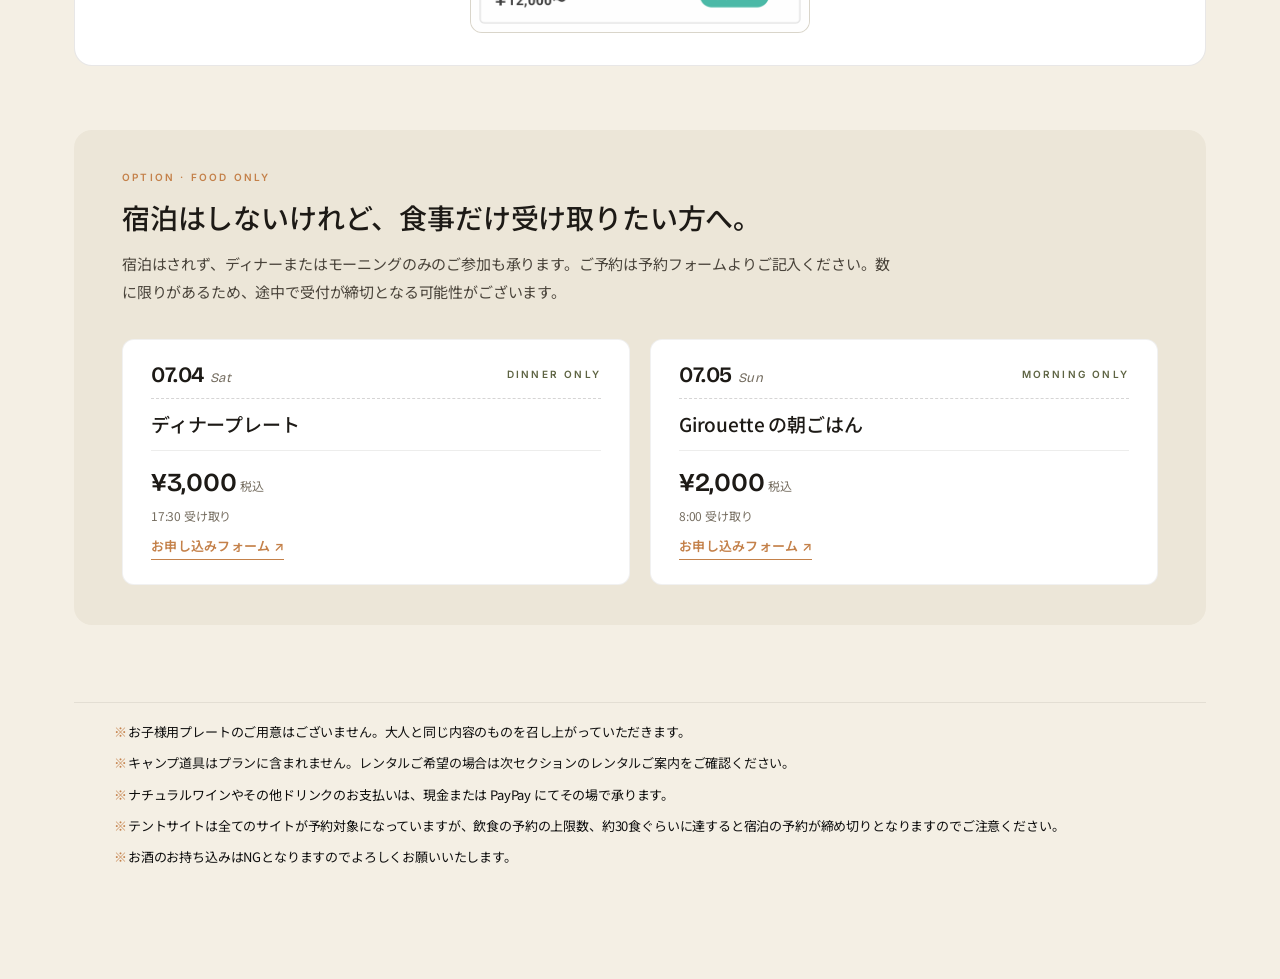
<file: wix-sections/plans.html>
<!DOCTYPE html>
<html lang="ja">
<head>
<meta charset="UTF-8">
<meta name="viewport" content="width=device-width, initial-scale=1.0">
<style>
/* ===== main.css ===== */
/* ============================================================
   LIFE × TORCH "Dinner in Camp Night" — Shared styles
   Built on Apple JP Design System, with earth-tone overlay.
   ============================================================ */

/* Bricolage Grotesque — refined-but-imperfect display sans (casual, warm).
   Zen Kaku Gothic Antique — warm humanist JP gothic (friendlier than mincho).
   Inter + Noto Sans JP — clean body. */
@import url('https://fonts.googleapis.com/css2?family=Bricolage+Grotesque:opsz,wght@10..48,300;10..48,400;10..48,500;10..48,600;10..48,700&family=Inter:wght@400;500;600;700&family=Noto+Sans+JP:wght@400;500;700&family=Zen+Kaku+Gothic+Antique:wght@400;500;700&display=swap');

:root {
  /* ---- Neutrals — pulled from LIFE interior:
         concrete, warm wood, cream wall, charcoal hardware ---- */
  --color-white:      #ffffff;
  --color-cream:      #ece6d8;          /* cream wall — warm off-white */
  --color-cream-soft: #f4efe4;          /* lighter cream, page bg */
  --color-paper:      #e3dccb;          /* warm paper accent */
  --color-concrete:   #b8b1a3;          /* the打ちっぱなし grey, slightly warm */
  --color-concrete-d: #8e887b;
  --color-charcoal:   #2a2620;          /* the pendant-lamp / frame black */
  --color-near-black: #1d1a16;          /* primary text — warm near-black */
  --color-pure-black: #000000;

  /* Warm grays for hierarchy */
  --color-gray-90: #1d1a16;
  --color-gray-70: #4a443b;
  --color-gray-50: #756d60;
  --color-gray-30: #9a9286;
  --color-gray-15: #cfc8b8;
  --color-gray-08: #e3dccb;

  --color-on-dark:           rgba(236,230,216,0.94);
  --color-on-dark-secondary: rgba(236,230,216,0.70);
  --color-on-dark-tertiary:  rgba(236,230,216,0.50);

  /* ---- Wood / firelight accents (warm earth) ---- */
  --color-wood:        #8a6a4a;         /* worn oak — chair/table tone */
  --color-wood-d:      #6b4f35;         /* darker walnut */
  --color-wood-l:      #a88562;         /* sun-on-wood */
  --color-ember:       #c4814a;         /* firelight glow */
  --color-ember-d:     #8a4f28;         /* charred ember */
  --color-olive:       #5e6443;         /* the plant-leaf green outside the window */
  --color-moss:        #767a52;
  --color-bone:        #d8cfb8;

  /* ---- Semantic surface ---- */
  --bg-canvas:      var(--color-cream-soft);
  --bg-section-alt: var(--color-cream);
  --bg-section-warm:var(--color-paper);
  --bg-hero-dark:   #1a1610;            /* warm charcoal — firelit room */

  --fg-primary:   var(--color-near-black);
  --fg-secondary: var(--color-gray-70);
  --fg-tertiary:  var(--color-gray-50);
  --fg-on-dark:   var(--color-on-dark);

  --hairline-light: 1px solid rgba(29,29,31,0.10);
  --hairline-warm:  1px solid rgba(107,58,31,0.18);
  --hairline-dark:  1px solid rgba(255,255,255,0.14);

  --bg-nav-translucent: rgba(245,241,234,0.78);
  --bg-nav-dark:        rgba(20,17,13,0.55);

  /* ---- Type ---- */
  /* Display: Bricolage Grotesque — soft, slightly imperfect, refined sans.
     JP display: Zen Kaku Gothic Antique — humanist gothic, warm and friendly.
     Body: Inter + Noto Sans JP. */
  --font-display:    "Bricolage Grotesque", "Noto Sans JP", "Inter", -apple-system, "Hiragino Kaku Gothic ProN", sans-serif;
  --font-display-jp: "Noto Sans JP", "Bricolage Grotesque", "Hiragino Kaku Gothic ProN", sans-serif;
  --font-sans:       "Inter", "Noto Sans JP", -apple-system, "Hiragino Kaku Gothic ProN", "Helvetica Neue", sans-serif;
  --font-jp:         "Noto Sans JP", "Inter", -apple-system, "Hiragino Kaku Gothic ProN", sans-serif;
  /* legacy aliases (kept so old selectors still resolve) */
  --font-serif:    var(--font-display);
  --font-serif-jp: var(--font-display-jp);

  --weight-regular: 400;
  --weight-medium:  500;
  --weight-semibold:600;
  --weight-bold:    700;

  /* ---- Spacing ---- */
  --space-1: 4px;  --space-2: 8px;  --space-3: 12px; --space-4: 16px;
  --space-5: 20px; --space-6: 24px; --space-8: 32px; --space-10: 40px;
  --space-12: 48px; --space-16: 64px; --space-20: 80px; --space-24: 96px;
  --space-32: 128px; --space-40: 160px;

  --content-max:      1180px;
  --content-max-narrow: 880px;
  --content-gutter:    24px;

  --radius-xs: 4px; --radius-sm: 8px; --radius-md: 12px;
  --radius-lg: 18px; --radius-xl: 28px; --radius-pill: 980px;

  --ease-apple: cubic-bezier(0.28, 0.11, 0.32, 1);
  --duration-fast: 150ms;
  --duration-base: 300ms;
  --duration-slow: 500ms;

  --z-nav: 100;
  --z-modal: 1000;
}

* { box-sizing: border-box; }

html, body {
  margin: 0;
  padding: 0;
  font-family: var(--font-sans);
  color: var(--fg-primary);
  background: var(--bg-canvas);
  font-size: 17px;
  line-height: 1.55;
  letter-spacing: -0.01em;
  -webkit-font-smoothing: antialiased;
  -moz-osx-font-smoothing: grayscale;
  width: 100%;
  max-width: 100%;
  overflow-x: hidden;
}

[lang="ja"], .lang-ja { font-family: var(--font-jp); line-height: 1.7; }

img { max-width: 100%; display: block; }

/* ============================================================
   NAV — fixed, translucent, switches modes via .is-on-dark
   ============================================================ */

/* ---- Hamburger button (mobile only) ---- */
.nav__burger {
  display: none;
  position: relative;
  width: 40px;
  height: 40px;
  background: transparent;
  border: 1px solid rgba(255,255,255,0.18);
  border-radius: 50%;
  padding: 0;
  cursor: pointer;
  color: var(--color-on-dark);
  -webkit-tap-highlight-color: transparent;
  transition: background var(--duration-fast) var(--ease-apple),
              border-color var(--duration-fast) var(--ease-apple);
}
.nav.is-light .nav__burger {
  border-color: rgba(29,26,22,0.18);
  color: var(--color-near-black);
}
.nav__burger span {
  position: absolute;
  left: 50%;
  width: 16px;
  height: 1.5px;
  background: currentColor;
  border-radius: 1px;
  transform: translateX(-50%);
  transition: transform var(--duration-base) var(--ease-apple),
              opacity var(--duration-fast) var(--ease-apple),
              top var(--duration-base) var(--ease-apple);
}
.nav__burger span:nth-child(1) { top: 13px; }
.nav__burger span:nth-child(2) { top: 19px; }
.nav__burger span:nth-child(3) { top: 25px; }
.nav__burger[aria-expanded="true"] span:nth-child(1) { top: 19px; transform: translateX(-50%) rotate(45deg); }
.nav__burger[aria-expanded="true"] span:nth-child(2) { opacity: 0; }
.nav__burger[aria-expanded="true"] span:nth-child(3) { top: 19px; transform: translateX(-50%) rotate(-45deg); }

/* ---- Mobile drawer (full-screen overlay) ---- */
.nav__drawer {
  position: fixed;
  inset: 0;
  z-index: 99;
  background: #14110d;
  color: var(--color-on-dark);
  opacity: 0;
  visibility: hidden;
  transform: translateY(-8px);
  transition: opacity var(--duration-base) var(--ease-apple),
              transform var(--duration-base) var(--ease-apple),
              visibility 0s linear var(--duration-base);
  pointer-events: none;
}
.nav__drawer[aria-hidden="false"] {
  opacity: 1;
  visibility: visible;
  transform: translateY(0);
  pointer-events: auto;
  transition: opacity var(--duration-base) var(--ease-apple),
              transform var(--duration-base) var(--ease-apple),
              visibility 0s linear 0s;
}
.nav__drawer-inner {
  position: absolute;
  inset: 0;
  padding: 88px 24px 48px;
  display: flex;
  flex-direction: column;
  gap: 4px;
  align-items: flex-start;
  justify-content: flex-start;
}
.nav__drawer a {
  display: block;
  width: 100%;
  padding: 6px 4px;
  font-family: var(--font-display);
  font-size: 15px;
  font-weight: 500;
  letter-spacing: 0.02em;
  color: var(--color-cream);
  text-decoration: none;
  border-bottom: 1px solid rgba(236,230,216,0.10);
  transition: opacity var(--duration-fast) var(--ease-apple);
}
.nav__drawer a:active { opacity: 0.6; }
body.nav-drawer-open {
  overflow: hidden;
}

.nav {
  position: fixed;
  top: 0; left: 0; right: 0;
  z-index: var(--z-nav);
  height: 56px;
  display: flex;
  align-items: center;
  justify-content: space-between;
  padding: 0 var(--space-6);
  backdrop-filter: saturate(180%) blur(20px);
  -webkit-backdrop-filter: saturate(180%) blur(20px);
  background: var(--bg-nav-dark);
  color: var(--color-on-dark);
  transition: background var(--duration-base) var(--ease-apple),
              color var(--duration-base) var(--ease-apple);
  border-bottom: 1px solid rgba(255,255,255,0.06);
}
.nav.is-light {
  background: var(--bg-nav-translucent);
  color: var(--fg-primary);
  border-bottom-color: rgba(0,0,0,0.06);
}
.nav__brand {
  display: flex;
  align-items: center;
  gap: var(--space-3);
  font-family: var(--font-serif);
  font-size: 18px;
  font-weight: 500;
  letter-spacing: 0.02em;
}
.nav__brand .x {
  opacity: 0.5;
  font-style: italic;
  font-size: 14px;
  margin: 0 2px;
}
.nav__menu {
  display: flex;
  gap: var(--space-6);
  font-size: 13px;
  font-weight: 500;
  letter-spacing: 0.04em;
}
.nav__menu a {
  color: inherit;
  text-decoration: none;
  opacity: 0.85;
  transition: opacity var(--duration-fast) var(--ease-apple);
}
.nav__menu a:hover { opacity: 1; }

.nav__cta {
  position: relative;
  display: inline-flex;
  align-items: center;
  gap: 10px;
  padding: 10px 18px 10px 14px;
  border-radius: var(--radius-pill);
  background: var(--color-ember);
  color: var(--color-cream);
  font-family: var(--font-sans);
  font-size: 13px;
  font-weight: 600;
  letter-spacing: 0.02em;
  text-decoration: none;
  box-shadow: 0 6px 16px rgba(196,129,74,0.18);
  transition: transform var(--duration-fast) var(--ease-apple),
              background var(--duration-fast) var(--ease-apple),
              box-shadow var(--duration-base) var(--ease-apple);
  overflow: hidden;
}
.nav__cta::before {
  /* subtle inner highlight, top-half */
  content: "";
  position: absolute;
  inset: 1px 1px auto 1px;
  height: 50%;
  border-radius: var(--radius-pill) var(--radius-pill) 0 0;
  background: linear-gradient(180deg, rgba(255,255,255,0.18), transparent);
  pointer-events: none;
}
.nav__cta-dot {
  width: 6px;
  height: 6px;
  border-radius: 50%;
  background: var(--color-cream);
  position: relative;
  z-index: 1;
}
@keyframes navCtaPulse {
  0%, 100% { box-shadow: 0 0 0 0 rgba(245,241,234,0.55); }
  50%      { box-shadow: 0 0 0 6px rgba(245,241,234,0); }
}
.nav__cta-label {
  font-family: var(--font-display-jp);
  font-weight: 500;
  font-size: 13px;
  letter-spacing: 0.04em;
  position: relative;
  z-index: 1;
}
.nav__cta-en {
  font-family: var(--font-display);
  font-style: italic;
  font-weight: 400;
  font-size: 12px;
  letter-spacing: 0.04em;
  opacity: 0.75;
  padding-left: 8px;
  border-left: 1px solid rgba(245,241,234,0.32);
  position: relative;
  z-index: 1;
}
.nav__cta-arrow {
  font-family: var(--font-display);
  font-size: 14px;
  line-height: 1;
  position: relative;
  z-index: 1;
  transition: transform var(--duration-fast) var(--ease-apple);
}
.nav__cta:hover {
  background: var(--color-ember-d);
  transform: translateY(-1px);
  box-shadow: 0 10px 24px rgba(196,129,74,0.28);
}
.nav__cta:hover .nav__cta-arrow {
  transform: translateX(2px);
}
/* light nav (after hero) keeps the same ember treatment */
.nav.is-light .nav__cta { background: var(--color-ember); color: var(--color-cream); }
.nav.is-light .nav__cta:hover { background: var(--color-ember-d); }

@media (max-width: 720px) {
  .nav__cta { padding: 8px 14px 8px 12px; gap: 8px; }
  .nav__cta-en { display: none; }
}

@media (max-width: 720px) {
  .nav__menu { display: none; }
  .nav__spacer { display: none; }
  .nav__burger { display: block; }
}

/* ---- Nav "Back to top" — same style as menu links ---- */
.nav__spacer {
  /* invisible placeholder on the left, balancing the right-side CTA so the menu sits centered */
  width: 1px;
  height: 1px;
}
.nav__menu-top {
  /* same style as sibling menu links; no italic, no special styling */
}
.btn {
  display: inline-flex;
  align-items: center;
  justify-content: center;
  gap: 8px;
  padding: 14px 28px;
  border-radius: var(--radius-pill);
  font-family: var(--font-sans);
  font-size: 15px;
  font-weight: 600;
  letter-spacing: 0.005em;
  text-decoration: none;
  border: 1px solid transparent;
  cursor: pointer;
  transition: transform var(--duration-fast) var(--ease-apple),
              background var(--duration-fast) var(--ease-apple),
              opacity var(--duration-fast) var(--ease-apple);
}
.btn--primary {
  background: var(--color-near-black);
  color: var(--color-cream);
}
.btn--primary:hover { background: #000; transform: translateY(-1px); }
.btn--ghost {
  background: transparent;
  color: var(--color-on-dark);
  border-color: rgba(255,255,255,0.4);
}
.btn--ghost:hover { background: rgba(255,255,255,0.08); }
.btn--ghost-dark {
  background: transparent;
  color: var(--color-near-black);
  border-color: rgba(29,29,31,0.25);
}
.btn--ghost-dark:hover { background: rgba(29,29,31,0.05); }

/* ============================================================
   COMMON UTILITIES
   ============================================================ */
.eyebrow {
  font-size: 11px;
  font-weight: 600;
  letter-spacing: 0.18em;
  text-transform: uppercase;
  font-family: var(--font-sans);
}
.serif    { font-family: var(--font-display); }     /* legacy class — now display sans */
.serif-jp { font-family: var(--font-display-jp); }
.display    { font-family: var(--font-display); }
.display-jp { font-family: var(--font-display-jp); }
.italic   { font-style: italic; }

.divider {
  width: 32px;
  height: 1px;
  background: currentColor;
  opacity: 0.4;
  margin: 0;
}

/* fade-in on scroll (set by js) */
.reveal {
  opacity: 0;
  transform: translateY(12px);
  transition: opacity 700ms var(--ease-apple), transform 700ms var(--ease-apple);
}
.reveal.is-in { opacity: 1; transform: none; }


/* ===== plans.css ===== */
/* ============================================================
   PLANS — Plan A / Plan B + food-only add-ons
   Editorial pricing cards on warm canvas.
   ============================================================ */

.plans {
  background: var(--bg-canvas);
  color: var(--fg-primary);
  position: relative;
  overflow: hidden;
  scroll-margin-top: 64px;
}

.plans__inner {
  max-width: var(--content-max);
  margin: 0 auto;
  padding: var(--space-32) var(--content-gutter) var(--space-24);
  display: grid;
  gap: var(--space-16);
}

/* ---- Section header ---- */
.plans__header {
  display: grid;
  grid-template-columns: 200px 1fr;
  gap: var(--space-12);
  align-items: start;
}
.plans__eyebrow {
  display: flex;
  align-items: center;
  gap: 14px;
  font-family: var(--font-sans);
  font-size: 11px;
  font-weight: 600;
  letter-spacing: 0.22em;
  text-transform: uppercase;
  color: var(--color-ember);
  padding-top: 18px;
}
.plans__eyebrow .num {
  font-family: var(--font-display);
  font-style: italic;
  font-weight: 400;
  font-size: 22px;
  color: var(--color-ember);
  text-transform: none;
}
.plans__eyebrow .rule {
  width: 28px; height: 1px; background: var(--color-ember); opacity: 0.6;
}
.plans__title {
  font-family: var(--font-display-jp);
  font-weight: 500;
  font-size: clamp(34px, 5vw, 60px);
  line-height: 1.35;
  letter-spacing: 0.01em;
  color: var(--color-near-black);
  margin: 0 0 var(--space-3);
  max-width: 820px;
  text-wrap: pretty;
}
.plans__title .it {
  font-family: var(--font-display);
  font-style: italic;
  font-weight: 400;
  color: var(--color-ember);
}
.plans__lead {
  font-family: var(--font-jp);
  font-size: 16px;
  line-height: 1.95;
  color: var(--color-gray-70);
  margin: 0;
  max-width: 720px;
}

/* ---- Plan card pair ---- */
.plans__pair {
  display: grid;
  grid-template-columns: 1fr 1fr;
  gap: var(--space-6);
  align-items: stretch;
}

.plan {
  position: relative;
  background: var(--color-white);
  border: 1px solid rgba(29,26,22,0.10);
  border-radius: var(--radius-lg);
  padding: var(--space-10) var(--space-10) var(--space-12);
  display: flex;
  flex-direction: column;
  gap: var(--space-6);
  overflow: hidden;
}
.plan--featured {
  background: var(--color-charcoal);
  color: var(--color-on-dark);
  border-color: transparent;
}
.plan--featured::before {
  content: "";
  position: absolute;
  inset: 0;
  background: radial-gradient(circle at 80% 15%, rgba(196,129,74,0.18), transparent 55%);
  pointer-events: none;
}
.plan > * { position: relative; z-index: 1; }

/* Plan header — code + title + price */
.plan__head {
  display: flex;
  flex-direction: column;
  gap: var(--space-3);
  padding-bottom: var(--space-5);
  border-bottom: 1px solid rgba(29,26,22,0.10);
}
.plan--featured .plan__head { border-bottom-color: rgba(236,230,216,0.14); }

.plan__code {
  display: inline-flex;
  align-items: center;
  gap: 10px;
  font-family: var(--font-sans);
  font-size: 10px;
  font-weight: 600;
  letter-spacing: 0.22em;
  text-transform: uppercase;
  color: var(--color-olive);
}
.plan--featured .plan__code { color: var(--color-ember); }
.plan__code .num {
  font-family: var(--font-display);
  font-style: italic;
  font-size: 18px;
  font-weight: 400;
  letter-spacing: 0;
  text-transform: none;
}
.plan__code .badge {
  font-size: 9px;
  font-weight: 600;
  letter-spacing: 0.18em;
  background: var(--color-ember);
  color: var(--color-cream);
  padding: 3px 8px;
  border-radius: 999px;
}

.plan__title {
  font-family: var(--font-display-jp);
  font-weight: 500;
  font-size: clamp(24px, 2.4vw, 30px);
  line-height: 1.4;
  color: var(--color-near-black);
  margin: 0;
}
.plan--featured .plan__title { color: var(--color-on-dark); }
.plan__title .en {
  display: block;
  font-family: var(--font-display);
  font-style: italic;
  font-weight: 400;
  font-size: 16px;
  letter-spacing: 0.01em;
  color: var(--color-gray-50);
  margin-top: 6px;
}
.plan--featured .plan__title .en { color: var(--color-on-dark-secondary); }

/* Price block */
.plan__price {
  display: flex;
  align-items: baseline;
  gap: 8px;
  margin-top: var(--space-2);
}
.plan__price-amount {
  font-family: var(--font-display);
  font-weight: 600;
  font-size: clamp(40px, 4.6vw, 56px);
  line-height: 1;
  letter-spacing: -0.02em;
  color: var(--color-near-black);
}
.plan--featured .plan__price-amount { color: var(--color-on-dark); }
.plan__price-currency {
  font-family: var(--font-display);
  font-weight: 500;
  font-size: 18px;
  color: var(--color-gray-50);
}
.plan--featured .plan__price-currency { color: var(--color-on-dark-secondary); }
.plan__price-unit {
  font-family: var(--font-sans);
  font-size: 13px;
  font-weight: 500;
  color: var(--color-gray-50);
  margin-left: 4px;
}
.plan--featured .plan__price-unit { color: var(--color-on-dark-tertiary); }
.plan__price-note {
  font-family: var(--font-jp);
  font-size: 13px;
  color: var(--color-gray-50);
  margin: 4px 0 0;
}
.plan--featured .plan__price-note { color: var(--color-on-dark-tertiary); }

/* Feature list */
.plan__features {
  list-style: none;
  margin: 0;
  padding: 0;
  display: flex;
  flex-direction: column;
  gap: var(--space-3);
}
.plan__features li {
  display: grid;
  grid-template-columns: 18px 1fr;
  gap: 10px;
  align-items: baseline;
  font-family: var(--font-jp);
  font-size: 15px;
  line-height: 1.85;
  color: var(--color-gray-70);
}
.plan--featured .plan__features li { color: var(--color-on-dark-secondary); }
.plan__features li::before {
  content: "";
  width: 6px;
  height: 6px;
  margin-top: 9px;
  background: var(--color-ember);
  border-radius: 50%;
  display: block;
  justify-self: center;
}

/* Pricing detail (adult / child) */
.plan__pricing {
  margin-top: auto;
  padding-top: var(--space-5);
  border-top: 1px dashed rgba(29,26,22,0.18);
  display: grid;
  grid-template-columns: 1fr 1fr 1fr;
  gap: var(--space-4);
}
.plan--featured .plan__pricing { border-top-color: rgba(236,230,216,0.18); }
.plan__pricing-item {
  display: flex;
  flex-direction: column;
  gap: 4px;
}
.plan__pricing-item .k {
  font-family: var(--font-sans);
  font-size: 11px;
  font-weight: 600;
  letter-spacing: 0.18em;
  text-transform: uppercase;
  color: var(--color-gray-50);
}
.plan--featured .plan__pricing-item .k { color: var(--color-on-dark-tertiary); }
.plan__pricing-item .v {
  font-family: var(--font-display);
  font-weight: 500;
  font-size: 17px;
  color: var(--color-near-black);
  letter-spacing: 0.005em;
}
.plan--featured .plan__pricing-item .v { color: var(--color-on-dark); }
.plan__pricing-item .v small {
  display: block;
  font-family: var(--font-jp);
  font-size: 12px;
  font-weight: 400;
  color: var(--color-gray-50);
  letter-spacing: 0;
}
.plan--featured .plan__pricing-item .v small { color: var(--color-on-dark-tertiary); }

/* CTA */
.plan__cta {
  display: inline-flex;
  align-items: center;
  justify-content: center;
  gap: 8px;
  padding: 14px 24px;
  border-radius: var(--radius-pill);
  font-family: var(--font-sans);
  font-size: 15px;
  font-weight: 600;
  letter-spacing: 0.01em;
  background: var(--color-near-black);
  color: var(--color-cream);
  text-decoration: none;
  border: 1px solid transparent;
  margin-top: var(--space-3);
  transition: transform var(--duration-fast) var(--ease-apple),
              background var(--duration-fast) var(--ease-apple);
}
.plan__cta:hover { transform: translateY(-1px); background: #000; }
.plan--featured .plan__cta {
  background: var(--color-cream);
  color: var(--color-near-black);
}
.plan--featured .plan__cta:hover { background: #fff; }

/* ---- In-card reservation CTA (each plan has its own) ---- */
.plan__cta-card {
  position: relative;
  display: inline-flex;
  align-items: center;
  justify-content: center;
  gap: 10px;
  margin-top: auto;
  padding: 14px 22px 14px 18px;
  border-radius: var(--radius-pill);
  background: var(--color-ember);
  color: var(--color-cream);
  font-family: var(--font-sans);
  font-size: 14px;
  font-weight: 600;
  letter-spacing: 0.02em;
  text-decoration: none;
  box-shadow: 0 8px 22px rgba(196,129,74,0.20);
  transition: transform var(--duration-fast) var(--ease-apple),
              background var(--duration-fast) var(--ease-apple),
              box-shadow var(--duration-base) var(--ease-apple);
  overflow: hidden;
  align-self: stretch;
}
.plan__cta-card::before {
  content: "";
  position: absolute;
  inset: 1px 1px auto 1px;
  height: 50%;
  border-radius: var(--radius-pill) var(--radius-pill) 0 0;
  background: linear-gradient(180deg, rgba(255,255,255,0.18), transparent);
  pointer-events: none;
}
.plan__cta-card-dot {
  width: 6px;
  height: 6px;
  border-radius: 50%;
  background: var(--color-cream);
  position: relative;
  z-index: 1;
}
.plan__cta-card-label {
  font-family: var(--font-display-jp);
  font-weight: 500;
  font-size: 14px;
  letter-spacing: 0.04em;
  position: relative;
  z-index: 1;
}
.plan__cta-card-arrow {
  font-family: var(--font-display);
  font-size: 15px;
  line-height: 1;
  position: relative;
  z-index: 1;
  transition: transform var(--duration-fast) var(--ease-apple);
}
.plan__cta-card:hover {
  background: var(--color-ember-d);
  transform: translateY(-1px);
  box-shadow: 0 12px 28px rgba(196,129,74,0.32);
}
.plan__cta-card:hover .plan__cta-card-arrow {
  transform: translateX(2px);
}
/* Featured (Plan A / dark card) variant — cream button against dark */
.plan--featured .plan__cta-card {
  background: var(--color-cream);
  color: var(--color-near-black);
  box-shadow: 0 8px 22px rgba(0,0,0,0.32);
}
.plan--featured .plan__cta-card-dot {
  background: var(--color-ember);
}
.plan--featured .plan__cta-card:hover {
  background: #fff;
  box-shadow: 0 12px 28px rgba(0,0,0,0.42);
}

/* ---- Unified Reserva CTA — single entry to external reservation system ---- */
.plans__reserve {
  margin-top: var(--space-4);
  background: #6b4f35;
  color: var(--color-on-dark);
  border-radius: var(--radius-lg);
  padding: var(--space-10) var(--space-12);
  display: grid;
  grid-template-columns: 1.4fr auto;
  gap: var(--space-10);
  align-items: center;
  position: relative;
  overflow: hidden;
}
.plans__reserve::before {
  content: "";
  position: absolute;
  inset: 0;
  background: radial-gradient(circle at 85% 50%, rgba(196,129,74,0.18), transparent 60%);
  pointer-events: none;
}
.plans__reserve > * { position: relative; z-index: 1; }

.plans__reserve-copy {
  display: flex;
  flex-direction: column;
  gap: var(--space-3);
  max-width: 560px;
}
.plans__reserve-tag {
  font-family: var(--font-sans);
  font-size: 10px;
  font-weight: 600;
  letter-spacing: 0.24em;
  text-transform: uppercase;
  color: var(--color-ember);
}
.plans__reserve-title {
  font-family: var(--font-display-jp);
  font-weight: 500;
  font-size: clamp(22px, 2.4vw, 28px);
  line-height: 1.45;
  color: var(--color-on-dark);
  margin: 0;
  text-wrap: pretty;
}
.plans__reserve-body {
  font-family: var(--font-jp);
  font-size: 15px;
  line-height: 1.95;
  color: var(--color-on-dark-secondary);
  margin: 0;
}

.plans__reserve-cta {
  position: relative;
  display: inline-flex;
  align-items: center;
  gap: 14px;
  padding: 18px 28px 18px 22px;
  border-radius: var(--radius-pill);
  background: var(--color-ember);
  color: var(--color-cream);
  text-decoration: none;
  font-family: var(--font-sans);
  letter-spacing: 0.02em;
  box-shadow: 0 10px 24px rgba(196,129,74,0.28);
  transition: transform var(--duration-fast) var(--ease-apple),
              background var(--duration-fast) var(--ease-apple),
              box-shadow var(--duration-base) var(--ease-apple);
  overflow: hidden;
}
.plans__reserve-cta::before {
  /* same top highlight as nav__cta */
  content: "";
  position: absolute;
  inset: 1px 1px auto 1px;
  height: 50%;
  border-radius: var(--radius-pill) var(--radius-pill) 0 0;
  background: linear-gradient(180deg, rgba(255,255,255,0.18), transparent);
  pointer-events: none;
}
.plans__reserve-cta-dot {
  position: relative;
  z-index: 1;
  width: 8px;
  height: 8px;
  border-radius: 50%;
  background: var(--color-cream);
  box-shadow: 0 0 0 0 rgba(245,241,234,0.65);
  animation: navCtaPulse 2.4s ease-in-out infinite;
}
.plans__reserve-cta-label {
  position: relative;
  z-index: 1;
  font-family: var(--font-display-jp);
  font-weight: 500;
  font-size: 17px;
  letter-spacing: 0.04em;
}
.plans__reserve-cta-en {
  position: relative;
  z-index: 1;
  font-family: var(--font-display);
  font-style: italic;
  font-weight: 400;
  font-size: 14px;
  letter-spacing: 0.04em;
  opacity: 0.75;
  padding-left: 12px;
  border-left: 1px solid rgba(245,241,234,0.32);
}
.plans__reserve-cta-arrow {
  position: relative;
  z-index: 1;
  font-family: var(--font-display);
  font-size: 17px;
  line-height: 1;
  transition: transform var(--duration-fast) var(--ease-apple);
}
.plans__reserve-cta:hover {
  background: var(--color-ember-d);
  transform: translateY(-2px);
  box-shadow: 0 14px 32px rgba(196,129,74,0.36);
}
.plans__reserve-cta:hover .plans__reserve-cta-arrow {
  transform: translateX(2px);
}

/* ---- Food-only add-on strip ---- */
.plans__addon {
  background: var(--color-cream);
  border-radius: var(--radius-lg);
  padding: var(--space-10) var(--space-12);
  display: flex;
  flex-direction: column;
  gap: var(--space-8);
}
.plans__addon-head {
  max-width: 780px;
}
.plans__addon-tag {
  font-family: var(--font-sans);
  font-size: 10px;
  font-weight: 600;
  letter-spacing: 0.22em;
  text-transform: uppercase;
  color: var(--color-ember);
  margin-bottom: var(--space-3);
}
.plans__addon-title {
  font-family: var(--font-display-jp);
  font-weight: 500;
  font-size: clamp(22px, 2.4vw, 28px);
  line-height: 1.45;
  color: var(--color-near-black);
  margin: 0 0 var(--space-3);
  text-wrap: pretty;
}
.plans__addon-body {
  font-family: var(--font-jp);
  font-size: 13.5px;
  line-height: 1.9;
  color: var(--color-gray-70);
  margin: 0;
}
.plans__addon-list {
  display: grid;
  grid-template-columns: 1fr 1fr;
  gap: var(--space-5);
}
.plans__addon-item {
  background: var(--color-white);
  border-radius: var(--radius-md);
  padding: var(--space-6) var(--space-7, 28px);
  display: flex;
  flex-direction: column;
  gap: var(--space-3);
  border: 1px solid rgba(29,26,22,0.06);
}
.plans__addon-item-head {
  display: flex;
  align-items: center;
  gap: var(--space-4);
  padding-bottom: var(--space-3);
  border-bottom: 1px dashed rgba(29,26,22,0.18);
}
.plans__addon-item .day {
  font-family: var(--font-display);
  font-weight: 600;
  font-size: 22px;
  letter-spacing: -0.02em;
  color: var(--color-near-black);
  line-height: 1;
  display: inline-flex;
  align-items: baseline;
  gap: 6px;
}
.plans__addon-item .day small {
  font-family: var(--font-display);
  font-style: italic;
  font-weight: 400;
  font-size: 13px;
  color: var(--color-gray-50);
  letter-spacing: 0.04em;
}
.plans__addon-item .k {
  font-family: var(--font-sans);
  font-size: 10px;
  font-weight: 600;
  letter-spacing: 0.22em;
  text-transform: uppercase;
  color: var(--color-olive);
  margin-left: auto;
}
.plans__addon-item .v {
  font-family: var(--font-display-jp);
  font-weight: 500;
  font-size: 19px;
  color: var(--color-near-black);
  line-height: 1.4;
}
.plans__addon-item-desc {
  font-family: var(--font-jp);
  font-size: 13px;
  line-height: 1.75;
  color: var(--color-gray-70);
  margin: 0;
}
.plans__addon-item-foot {
  display: flex;
  flex-direction: column;
  align-items: flex-start;
  gap: 4px;
  margin-top: auto;
  padding-top: var(--space-3);
  border-top: 1px solid rgba(29,26,22,0.08);
}
.plans__addon-item .price {
  font-family: var(--font-display);
  font-weight: 600;
  font-size: 26px;
  color: var(--color-near-black);
  letter-spacing: -0.01em;
}
.plans__addon-item .price small {
  font-family: var(--font-jp);
  font-weight: 400;
  font-size: 12px;
  color: var(--color-gray-50);
  margin-left: 4px;
  letter-spacing: 0;
}
.plans__addon-item .when {
  font-family: var(--font-jp);
  font-size: 12px;
  line-height: 1.5;
  color: var(--color-gray-50);
  text-align: left;
}

/* CTA for Food Only — same family as plans__reserve-cta but a touch lighter */
.plans__addon-cta {
  position: relative;
  display: inline-flex;
  align-self: flex-start;
  align-items: center;
  gap: 12px;
  padding: 14px 24px 14px 20px;
  border-radius: var(--radius-pill);
  background: var(--color-near-black);
  color: var(--color-cream);
  font-family: var(--font-sans);
  font-size: 14px;
  font-weight: 600;
  letter-spacing: 0.02em;
  text-decoration: none;
  box-shadow: 0 8px 22px rgba(29,26,22,0.18);
  transition: transform var(--duration-fast) var(--ease-apple),
              background var(--duration-fast) var(--ease-apple),
              box-shadow var(--duration-base) var(--ease-apple);
  overflow: hidden;
}
.plans__addon-cta::before {
  content: "";
  position: absolute;
  inset: 1px 1px auto 1px;
  height: 50%;
  border-radius: var(--radius-pill) var(--radius-pill) 0 0;
  background: linear-gradient(180deg, rgba(255,255,255,0.10), transparent);
  pointer-events: none;
}
.plans__addon-cta-dot {
  width: 6px;
  height: 6px;
  border-radius: 50%;
  background: var(--color-ember);
  position: relative;
  z-index: 1;
}
.plans__addon-cta-label {
  font-family: var(--font-display-jp);
  font-weight: 500;
  font-size: 14px;
  letter-spacing: 0.04em;
  position: relative;
  z-index: 1;
}
.plans__addon-cta-en {
  font-family: var(--font-display);
  font-style: italic;
  font-weight: 400;
  font-size: 13px;
  letter-spacing: 0.04em;
  opacity: 0.7;
  padding-left: 10px;
  border-left: 1px solid rgba(245,241,234,0.32);
  position: relative;
  z-index: 1;
}
.plans__addon-cta-arrow {
  font-family: var(--font-display);
  font-size: 15px;
  line-height: 1;
  position: relative;
  z-index: 1;
  transition: transform var(--duration-fast) var(--ease-apple);
}
.plans__addon-cta:hover {
  background: #000;
  transform: translateY(-1px);
  box-shadow: 0 12px 28px rgba(29,26,22,0.28);
}
.plans__addon-cta:hover .plans__addon-cta-arrow {
  transform: translateX(2px);
}

/* ---- Notes ---- */
.plans__notes {
  font-family: var(--font-jp);
  font-size: 13px;
  line-height: 1.95;
  color: var(--color-gray-50);
  display: flex;
  flex-direction: column;
  gap: 6px;
  padding-top: var(--space-4);
  border-top: 1px solid rgba(29,26,22,0.08);
}
.plans__notes li {
  list-style: none;
  padding-left: 14px;
  position: relative;
}
.plans__notes li::before {
  content: "※";
  position: absolute;
  left: 0;
  top: 0;
  color: var(--color-ember);
}

/* ---- Mobile ---- */
@media (max-width: 860px) {
  .plans__inner { padding: var(--space-20) 22px var(--space-16); gap: var(--space-10); }
  .plans__header { grid-template-columns: 1fr; gap: var(--space-4); }
  .plans__eyebrow { padding-top: 0; }
  .plans__pair { grid-template-columns: 1fr; gap: var(--space-5); }
  .plan { padding: var(--space-8); }
  .plan__pricing { grid-template-columns: 1fr; gap: var(--space-3); }
  .plans__reserve {
    grid-template-columns: 1fr;
    padding: var(--space-8);
    gap: var(--space-6);
    text-align: left;
  }
  .plans__reserve-cta {
    width: 100%;
    justify-content: center;
    padding: 16px 22px;
  }
  .plans__reserve-cta-en { display: none; }
  .plans__addon { padding: var(--space-8); gap: var(--space-6); }
  .plans__addon-list { grid-template-columns: 1fr; gap: var(--space-4); }
  .plans__addon-item { padding: var(--space-5); }
  .plans__addon-cta { align-self: stretch; justify-content: center; padding: 14px 20px; }
  .plans__addon-cta-en { display: none; }
}

/* ---- Smartphone (≤720px) ---- */
@media (max-width: 720px) {
  .plans__inner {
    padding: 64px 20px 48px;
    gap: var(--space-8);
  }

  /* Section title */
  .plans__title {
    font-size: clamp(28px, 7vw, 38px);
    line-height: 1.4;
  }
  .plans__lead {
    font-size: 14px;
    line-height: 1.9;
  }

  /* Plan A / B cards */
  .plans__pair { gap: var(--space-4); }
  .plan {
    padding: var(--space-6);
    gap: var(--space-5);
    border-radius: var(--radius-md);
  }
  .plan__code {
    font-size: 11px;
    gap: 8px;
  }
  .plan__code .num {
    font-size: 22px;
  }
  .plan__title {
    font-size: 21px;
    line-height: 1.45;
  }
  .plan__title .en {
    font-size: 13px;
    margin-top: 4px;
  }
  .plan__price-amount {
    font-size: 38px;
  }
  .plan__price-currency {
    font-size: 14px;
  }
  .plan__price-unit {
    font-size: 12px;
  }
  .plan__price-note {
    font-size: 12px;
    line-height: 1.6;
  }
  .plan__features {
    font-size: 14px;
    line-height: 1.85;
  }
  .plan__features li { padding-left: 22px; }
  /* コンパクト表示: ラベル｜金額｜注記 を1行に */
  .plan__pricing { grid-template-columns: 1fr; gap: 0; }
  .plan__pricing-item {
    display: grid;
    grid-template-columns: 76px 1fr;
    align-items: baseline;
    gap: 10px;
    padding: 9px 0;
    border-bottom: 1px solid rgba(29,26,22,0.10);
  }
  .plan--featured .plan__pricing-item { border-bottom-color: rgba(236,230,216,0.14); }
  .plan__pricing-item .k { padding-top: 0; }
  .plan__pricing-item .v {
    font-size: 16px;
  }
  .plan__pricing-item .v small {
    display: inline;
    margin-left: 8px;
    font-size: 11px;
  }

  /* Reservation CTA */
  .plans__reserve {
    padding: var(--space-6);
    gap: var(--space-5);
  }
  .plans__reserve-title {
    font-size: 21px;
    line-height: 1.5;
  }
  .plans__reserve-body {
    font-size: 14px;
    line-height: 1.85;
  }
  .plans__reserve-cta-label {
    font-size: 14px;
  }

  /* Food-only add-on */
  .plans__addon {
    padding: var(--space-6);
    gap: var(--space-5);
  }
  .plans__addon-title {
    font-size: 22px;
    line-height: 1.5;
  }
  .plans__addon-body {
    font-size: 13.5px !important;
    line-height: 1.85;
  }
  .plans__addon-item {
    padding: var(--space-5);
    gap: var(--space-3);
  }
  .plans__addon-item-head {
    gap: var(--space-3);
    padding-bottom: var(--space-2);
  }
  .plans__addon-item .day {
    font-size: 19px;
  }
  .plans__addon-item .day small {
    font-size: 12px;
  }
  .plans__addon-item .k {
    font-size: 9px;
    letter-spacing: 0.18em;
  }
  .plans__addon-item .v {
    font-size: 17px;
  }
  .plans__addon-item-desc {
    font-size: 13px !important;
    line-height: 1.75;
  }
  .plans__addon-item .price {
    font-size: 22px;
  }
  .plans__addon-item .when {
    font-size: 12px;
  }
  .plans__addon-cta-label {
    font-size: 14px;
  }

  /* Notes */
  .plans__notes {
    font-size: 12.5px;
    line-height: 1.85;
    gap: var(--space-2);
  }
}


/* === 説明文サイズ統一: PC 15px / SP 13px (Storyと統一) === */
.plans__lead, .plans__reserve-body, .plans__addon-body,
.plan__features li { font-size: 15px !important; }
@media (max-width: 720px) {
  .plans__lead, .plans__reserve-body, .plans__addon-body,
  .plan__features li { font-size: 13px !important; }
}


/* === How to reserve（予約システムの使い方） === */
.plans__howto {
  margin-top: var(--space-8);
  padding: var(--space-8);
  background: var(--color-white);
  border: 1px solid rgba(29,26,22,0.10);
  border-radius: var(--radius-lg);
}
.plans__howto-title {
  font-family: var(--font-display-jp);
  font-weight: 500;
  font-size: clamp(16px, 1.7vw, 20px);
  line-height: 1.6;
  letter-spacing: 0.01em;
  color: var(--color-near-black);
  margin: 0 0 var(--space-6);
  text-align: center;
}
.plans__howto-grid {
  display: grid;
  grid-template-columns: 290px 1fr;
  gap: var(--space-8);
  align-items: start;
}
.plans__howto-media {
  margin: 0 auto;
  max-width: 340px;
  border-radius: var(--radius-md);
  overflow: hidden;
  border: 1px solid rgba(29,26,22,0.12);
  background: var(--color-cream-soft);
}
.plans__howto-media img { width: 100%; height: auto; display: block; }
.plans__howto-steps {
  list-style: none;
  margin: 0;
  padding: 0;
  display: flex;
  flex-direction: column;
  gap: var(--space-5);
}
.plans__howto-steps li {
  display: grid;
  grid-template-columns: 28px 1fr;
  gap: var(--space-3);
  align-items: start;
}
.plans__howto-steps .n {
  width: 26px; height: 26px;
  border-radius: 50%;
  background: var(--color-ember);
  color: #fff;
  font-family: var(--font-display);
  font-size: 13px;
  font-weight: 600;
  display: grid;
  place-items: center;
}
.plans__howto-steps div {
  font-family: var(--font-jp);
  font-size: 15px;
  line-height: 1.7;
  color: var(--color-gray-70);
}
.plans__howto-steps strong {
  display: block;
  font-weight: 700;
  color: var(--color-near-black);
  margin-bottom: 2px;
}
@media (max-width: 720px) {
  .plans__howto { padding: var(--space-5); }
  .plans__howto-title { font-size: 16px; line-height: 1.6; margin-bottom: var(--space-4); text-align: left; }
  .plans__howto-grid { grid-template-columns: 1fr; gap: var(--space-5); }
  .plans__howto-media { max-width: 260px; margin: 0 auto; }
  .plans__howto-steps div { font-size: 13px; }
}


/* === Food Only 各アイテムの申し込みテキストリンク === */
.plans__addon-item-link {
  display: inline-flex;
  align-items: center;
  gap: 5px;
  align-self: flex-start;
  margin-top: 6px;
  font-family: var(--font-sans);
  font-size: 13px;
  font-weight: 600;
  letter-spacing: 0.02em;
  color: var(--color-ember);
  text-decoration: none;
  border-bottom: 1px solid currentColor;
  padding-bottom: 2px;
  transition: opacity .2s ease;
}
.plans__addon-item-link:hover { opacity: 0.7; }

</style>
</head>
<body style="font-family:&quot;Noto Sans JP&quot;">
<section class="plans" id="plan">
  <div class="plans__inner">

    <header class="plans__header reveal">
      <div class="plans__eyebrow">
        <span class="num">05</span>
        <span class="rule"></span>
        <span>Plans</span>
      </div>
      <div>
        <h2 class="plans__title" lang="ja">Plans</h2>
      </div>
    </header>

    <!-- Plan A & B -->
    <div class="plans__pair reveal">

      <!-- Plan A — featured (with car) -->
      <article class="plan plan--featured">
        <div class="plan__head">
          <span class="plan__code">
            <span class="num">A</span>
            <span>Auto Site</span>
            <span class="badge">Car-In</span>
          </span>
          <h3 class="plan__title" lang="ja">オートサイト宿泊<span class="en">Park car in tent site</span></h3>
          <div class="plan__price">
            <span class="plan__price-amount">12,000</span>
            <span class="plan__price-currency">JPY</span>
            <span class="plan__price-unit">/ 大人 1 名</span>
          </div>
          <p class="plan__price-note" lang="ja">キャンプ場利用料・ディナープレート・モーニング</p>
        </div>

        <ul class="plan__features" lang="ja">
          <li>テントサイト内にお車も一緒に駐車できるプラン</li>
          <li>最大 5名様まで 1つのサイトにご宿泊いただけます</li>
          <li>サイト内に駐車できるお車は 1台のみ（他に駐車場あり）</li>
          <li>ご参加の枠数に限りがあります</li>
        </ul>

        <div class="plan__pricing">
          <div class="plan__pricing-item">
            <span class="k">Adult</span>
            <span class="v" style="font-size: 16px">¥12,000<small lang="ja">大人・税込</small></span>
          </div>
          <div class="plan__pricing-item">
            <span class="k">7–12 yrs</span>
            <span class="v" style="font-size: 16px">¥6,000<small lang="ja">ジュニア・税込</small></span>
          </div>
          <div class="plan__pricing-item">
            <span class="k">0–6 yrs</span>
            <span class="v" style="font-size: 16px">FREE<small lang="ja">未就学児·宿泊無料</small></span>
          </div>
        </div>

        <a href="https://reserva.be/torchnikko" target="_blank" rel="noopener" class="plan__cta-card">
          <span class="plan__cta-card-dot" aria-hidden="true"></span>
          <span class="plan__cta-card-label" lang="ja">このプランで予約する</span>
          <span class="plan__cta-card-arrow" aria-hidden="true">→</span>
        </a>

      </article>

      <!-- Plan B — standard -->
      <article class="plan">
        <div class="plan__head">
          <span class="plan__code">
            <span class="num">B</span>
            <span>Normal Site</span>
          </span>
          <h3 class="plan__title" lang="ja">ノーマルサイト宿泊<span class="en">No park car in tent site</span></h3>
          <div class="plan__price">
            <span class="plan__price-amount">9,000</span>
            <span class="plan__price-currency">JPY</span>
            <span class="plan__price-unit">/ 大人 1 名</span>
          </div>
          <p class="plan__price-note" lang="ja"><span style="color: #1d1a16; background-color: rgb(244, 239, 228)">キャンプ場利用料・ディナープレート・モーニング</span></p>
        </div>

        <ul class="plan__features" lang="ja">
          <li style="font-size: 14px">テントサイト内にはお車乗り入れ不可のプラン</li>
          <li>最大 5名様まで 1つのサイトにご宿泊いただけます</li>
          <li>駐車できるお車は共用駐車場をご利用ください</li>
          <li>ご参加の枠数に限りがあります</li>
        </ul>

        <div class="plan__pricing">
          <div class="plan__pricing-item">
            <span class="k">Adult</span>
            <span class="v" style="font-size: 16px">¥9,000<small lang="ja">大人・税込</small></span>
          </div>
          <div class="plan__pricing-item">
            <span class="k">7–12 yrs</span>
            <span class="v" style="font-size: 16px">¥4,500<small lang="ja">ジュニア・税込</small></span>
          </div>
          <div class="plan__pricing-item">
            <span class="k">0–6 yrs</span>
            <span class="v" style="font-size: 16px">FREE<small lang="ja">未就学児·宿泊無料</small></span>
          </div>
        </div>

        <a href="https://reserva.be/torchnikko" target="_blank" rel="noopener" class="plan__cta-card">
          <span class="plan__cta-card-dot" aria-hidden="true"></span>
          <span class="plan__cta-card-label" lang="ja">このプランで予約する</span>
          <span class="plan__cta-card-arrow" aria-hidden="true">→</span>
        </a>

      </article>

    </div>

    <!-- How to reserve -->
    <div class="plans__howto reveal">
      <h3 class="plans__howto-title" lang="ja">イベント開催日を入力すると、予約可能なテントサイト一覧が表示されます</h3>
      <figure class="plans__howto-media">
        <img src="https://daisukehukuda.github.io/life_evnet_2026/assets/reserve-howto.png" alt="予約システムの入力画面の例" loading="lazy" decoding="async">
      </figure>
    </div>

    <!-- Food-only add-on -->
    <aside class="plans__addon reveal">
      <div class="plans__addon-head">
        <div class="plans__addon-tag">Option · Food Only</div>
        <h3 class="plans__addon-title" lang="ja">宿泊はしないけれど、食事だけ受け取りたい方へ。</h3>
        <p class="plans__addon-body" lang="ja">宿泊はされず、ディナーまたはモーニングのみのご参加も承ります。ご予約は予約フォームよりご記入ください。数に限りがあるため、途中で受付が締切となる可能性がございます。</p>
      </div>

      <div class="plans__addon-list">
        <div class="plans__addon-item">
          <div class="plans__addon-item-head">
            <span class="day">07.04<small>Sat</small></span>
            <span class="k">Dinner Only</span>
          </div>
          <span class="v" lang="ja">ディナープレート</span>
          <div class="plans__addon-item-foot">
            <span class="price">¥3,000<small lang="ja">税込</small></span>
            <span class="when" lang="ja">17:30 受け取り</span>
            <a href="https://forms.gle/6qfE3vmEtVgUuPUp7" target="_blank" rel="noopener" class="plans__addon-item-link" lang="ja">お申し込みフォーム ↗</a>
          </div>
        </div>
        <div class="plans__addon-item">
          <div class="plans__addon-item-head">
            <span class="day">07.05<small>Sun</small></span>
            <span class="k">Morning Only</span>
          </div>
          <span class="v" lang="ja">Girouette の朝ごはん</span>
          <div class="plans__addon-item-foot">
            <span class="price">¥2,000<small lang="ja">税込</small></span>
            <span class="when" lang="ja">8:00 受け取り</span>
            <a href="https://forms.gle/VkYroSUvP9fGx7og8" target="_blank" rel="noopener" class="plans__addon-item-link" lang="ja">お申し込みフォーム ↗</a>
          </div>
        </div>
      </div>

    </aside>

    <!-- Notes -->
    <ul class="plans__notes" lang="ja">
      <li style="color: rgb(15, 15, 15)">お子様用プレートのご用意はございません。大人と同じ内容のものを召し上がっていただきます。</li>
      <li style="color: rgb(21, 21, 20)">キャンプ道具はプランに含まれません。レンタルご希望の場合は次セクションのレンタルご案内をご確認ください。</li>
      <li style="color: rgb(12, 12, 11)">ナチュラルワインやその他ドリンクのお支払いは、現金または PayPay にてその場で承ります。</li>
      <li style="color: rgb(15, 15, 15)">テントサイトは全てのサイトが予約対象になっていますが、飲食の予約の上限数、約30食ぐらいに達すると宿泊の予約が締め切りとなりますのでご注意ください。</li>
      <li style="color: rgb(15, 15, 15)">お酒のお持ち込みはNGとなりますのでよろしくお願いいたします。</li>
    </ul>

  </div>
</section>
<script>
(function(){var els=document.querySelectorAll('.reveal');
if(!('IntersectionObserver'in window)||!els.length){els.forEach(function(e){e.classList.add('is-in');});return;}
var io=new IntersectionObserver(function(en){en.forEach(function(e){if(e.isIntersecting){e.target.classList.add('is-in');io.unobserve(e.target);}});},{threshold:0.12});
els.forEach(function(e){io.observe(e);});})();
</script>
</body>
</html>
</file>
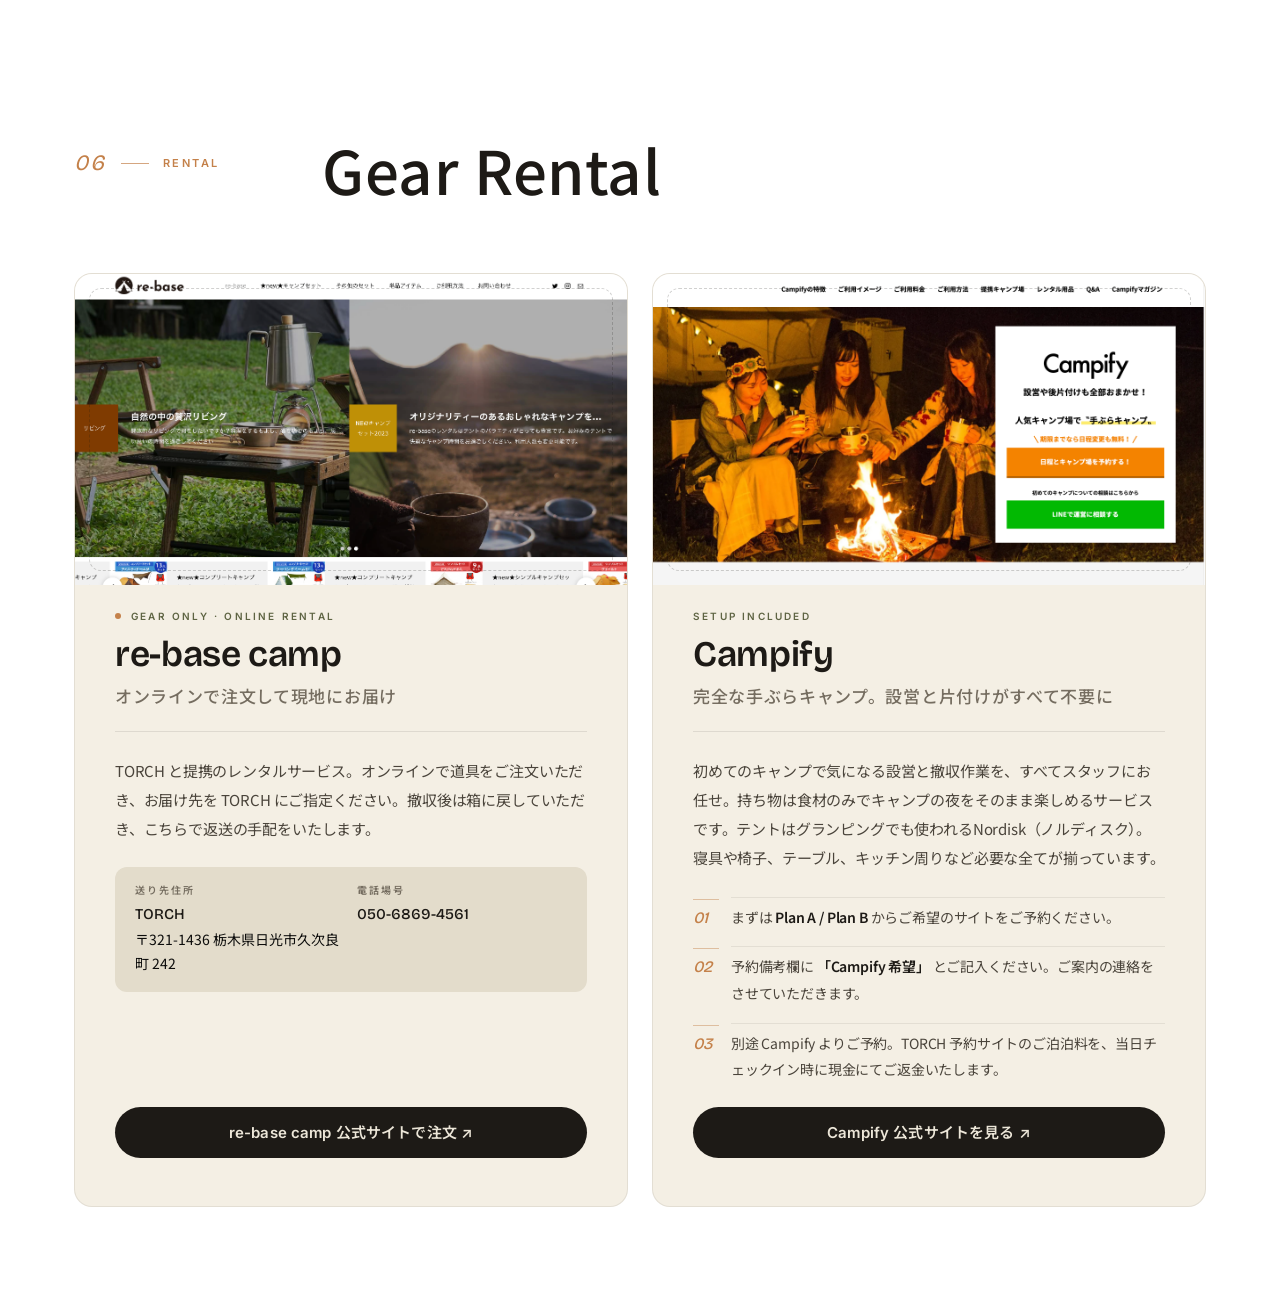
<file: wix-sections/rental.html>
<!DOCTYPE html>
<html lang="ja">
<head>
<meta charset="UTF-8">
<meta name="viewport" content="width=device-width, initial-scale=1.0">
<style>
/* ===== main.css ===== */
/* ============================================================
   LIFE × TORCH "Dinner in Camp Night" — Shared styles
   Built on Apple JP Design System, with earth-tone overlay.
   ============================================================ */

/* Bricolage Grotesque — refined-but-imperfect display sans (casual, warm).
   Zen Kaku Gothic Antique — warm humanist JP gothic (friendlier than mincho).
   Inter + Noto Sans JP — clean body. */
@import url('https://fonts.googleapis.com/css2?family=Bricolage+Grotesque:opsz,wght@10..48,300;10..48,400;10..48,500;10..48,600;10..48,700&family=Inter:wght@400;500;600;700&family=Noto+Sans+JP:wght@400;500;700&family=Zen+Kaku+Gothic+Antique:wght@400;500;700&display=swap');

:root {
  /* ---- Neutrals — pulled from LIFE interior:
         concrete, warm wood, cream wall, charcoal hardware ---- */
  --color-white:      #ffffff;
  --color-cream:      #ece6d8;          /* cream wall — warm off-white */
  --color-cream-soft: #f4efe4;          /* lighter cream, page bg */
  --color-paper:      #e3dccb;          /* warm paper accent */
  --color-concrete:   #b8b1a3;          /* the打ちっぱなし grey, slightly warm */
  --color-concrete-d: #8e887b;
  --color-charcoal:   #2a2620;          /* the pendant-lamp / frame black */
  --color-near-black: #1d1a16;          /* primary text — warm near-black */
  --color-pure-black: #000000;

  /* Warm grays for hierarchy */
  --color-gray-90: #1d1a16;
  --color-gray-70: #4a443b;
  --color-gray-50: #756d60;
  --color-gray-30: #9a9286;
  --color-gray-15: #cfc8b8;
  --color-gray-08: #e3dccb;

  --color-on-dark:           rgba(236,230,216,0.94);
  --color-on-dark-secondary: rgba(236,230,216,0.70);
  --color-on-dark-tertiary:  rgba(236,230,216,0.50);

  /* ---- Wood / firelight accents (warm earth) ---- */
  --color-wood:        #8a6a4a;         /* worn oak — chair/table tone */
  --color-wood-d:      #6b4f35;         /* darker walnut */
  --color-wood-l:      #a88562;         /* sun-on-wood */
  --color-ember:       #c4814a;         /* firelight glow */
  --color-ember-d:     #8a4f28;         /* charred ember */
  --color-olive:       #5e6443;         /* the plant-leaf green outside the window */
  --color-moss:        #767a52;
  --color-bone:        #d8cfb8;

  /* ---- Semantic surface ---- */
  --bg-canvas:      var(--color-cream-soft);
  --bg-section-alt: var(--color-cream);
  --bg-section-warm:var(--color-paper);
  --bg-hero-dark:   #1a1610;            /* warm charcoal — firelit room */

  --fg-primary:   var(--color-near-black);
  --fg-secondary: var(--color-gray-70);
  --fg-tertiary:  var(--color-gray-50);
  --fg-on-dark:   var(--color-on-dark);

  --hairline-light: 1px solid rgba(29,29,31,0.10);
  --hairline-warm:  1px solid rgba(107,58,31,0.18);
  --hairline-dark:  1px solid rgba(255,255,255,0.14);

  --bg-nav-translucent: rgba(245,241,234,0.78);
  --bg-nav-dark:        rgba(20,17,13,0.55);

  /* ---- Type ---- */
  /* Display: Bricolage Grotesque — soft, slightly imperfect, refined sans.
     JP display: Zen Kaku Gothic Antique — humanist gothic, warm and friendly.
     Body: Inter + Noto Sans JP. */
  --font-display:    "Bricolage Grotesque", "Noto Sans JP", "Inter", -apple-system, "Hiragino Kaku Gothic ProN", sans-serif;
  --font-display-jp: "Noto Sans JP", "Bricolage Grotesque", "Hiragino Kaku Gothic ProN", sans-serif;
  --font-sans:       "Inter", "Noto Sans JP", -apple-system, "Hiragino Kaku Gothic ProN", "Helvetica Neue", sans-serif;
  --font-jp:         "Noto Sans JP", "Inter", -apple-system, "Hiragino Kaku Gothic ProN", sans-serif;
  /* legacy aliases (kept so old selectors still resolve) */
  --font-serif:    var(--font-display);
  --font-serif-jp: var(--font-display-jp);

  --weight-regular: 400;
  --weight-medium:  500;
  --weight-semibold:600;
  --weight-bold:    700;

  /* ---- Spacing ---- */
  --space-1: 4px;  --space-2: 8px;  --space-3: 12px; --space-4: 16px;
  --space-5: 20px; --space-6: 24px; --space-8: 32px; --space-10: 40px;
  --space-12: 48px; --space-16: 64px; --space-20: 80px; --space-24: 96px;
  --space-32: 128px; --space-40: 160px;

  --content-max:      1180px;
  --content-max-narrow: 880px;
  --content-gutter:    24px;

  --radius-xs: 4px; --radius-sm: 8px; --radius-md: 12px;
  --radius-lg: 18px; --radius-xl: 28px; --radius-pill: 980px;

  --ease-apple: cubic-bezier(0.28, 0.11, 0.32, 1);
  --duration-fast: 150ms;
  --duration-base: 300ms;
  --duration-slow: 500ms;

  --z-nav: 100;
  --z-modal: 1000;
}

* { box-sizing: border-box; }

html, body {
  margin: 0;
  padding: 0;
  font-family: var(--font-sans);
  color: var(--fg-primary);
  background: var(--bg-canvas);
  font-size: 17px;
  line-height: 1.55;
  letter-spacing: -0.01em;
  -webkit-font-smoothing: antialiased;
  -moz-osx-font-smoothing: grayscale;
  width: 100%;
  max-width: 100%;
  overflow-x: hidden;
}

[lang="ja"], .lang-ja { font-family: var(--font-jp); line-height: 1.7; }

img { max-width: 100%; display: block; }

/* ============================================================
   NAV — fixed, translucent, switches modes via .is-on-dark
   ============================================================ */

/* ---- Hamburger button (mobile only) ---- */
.nav__burger {
  display: none;
  position: relative;
  width: 40px;
  height: 40px;
  background: transparent;
  border: 1px solid rgba(255,255,255,0.18);
  border-radius: 50%;
  padding: 0;
  cursor: pointer;
  color: var(--color-on-dark);
  -webkit-tap-highlight-color: transparent;
  transition: background var(--duration-fast) var(--ease-apple),
              border-color var(--duration-fast) var(--ease-apple);
}
.nav.is-light .nav__burger {
  border-color: rgba(29,26,22,0.18);
  color: var(--color-near-black);
}
.nav__burger span {
  position: absolute;
  left: 50%;
  width: 16px;
  height: 1.5px;
  background: currentColor;
  border-radius: 1px;
  transform: translateX(-50%);
  transition: transform var(--duration-base) var(--ease-apple),
              opacity var(--duration-fast) var(--ease-apple),
              top var(--duration-base) var(--ease-apple);
}
.nav__burger span:nth-child(1) { top: 13px; }
.nav__burger span:nth-child(2) { top: 19px; }
.nav__burger span:nth-child(3) { top: 25px; }
.nav__burger[aria-expanded="true"] span:nth-child(1) { top: 19px; transform: translateX(-50%) rotate(45deg); }
.nav__burger[aria-expanded="true"] span:nth-child(2) { opacity: 0; }
.nav__burger[aria-expanded="true"] span:nth-child(3) { top: 19px; transform: translateX(-50%) rotate(-45deg); }

/* ---- Mobile drawer (full-screen overlay) ---- */
.nav__drawer {
  position: fixed;
  inset: 0;
  z-index: 99;
  background: #14110d;
  color: var(--color-on-dark);
  opacity: 0;
  visibility: hidden;
  transform: translateY(-8px);
  transition: opacity var(--duration-base) var(--ease-apple),
              transform var(--duration-base) var(--ease-apple),
              visibility 0s linear var(--duration-base);
  pointer-events: none;
}
.nav__drawer[aria-hidden="false"] {
  opacity: 1;
  visibility: visible;
  transform: translateY(0);
  pointer-events: auto;
  transition: opacity var(--duration-base) var(--ease-apple),
              transform var(--duration-base) var(--ease-apple),
              visibility 0s linear 0s;
}
.nav__drawer-inner {
  position: absolute;
  inset: 0;
  padding: 88px 24px 48px;
  display: flex;
  flex-direction: column;
  gap: 4px;
  align-items: flex-start;
  justify-content: flex-start;
}
.nav__drawer a {
  display: block;
  width: 100%;
  padding: 6px 4px;
  font-family: var(--font-display);
  font-size: 15px;
  font-weight: 500;
  letter-spacing: 0.02em;
  color: var(--color-cream);
  text-decoration: none;
  border-bottom: 1px solid rgba(236,230,216,0.10);
  transition: opacity var(--duration-fast) var(--ease-apple);
}
.nav__drawer a:active { opacity: 0.6; }
body.nav-drawer-open {
  overflow: hidden;
}

.nav {
  position: fixed;
  top: 0; left: 0; right: 0;
  z-index: var(--z-nav);
  height: 56px;
  display: flex;
  align-items: center;
  justify-content: space-between;
  padding: 0 var(--space-6);
  backdrop-filter: saturate(180%) blur(20px);
  -webkit-backdrop-filter: saturate(180%) blur(20px);
  background: var(--bg-nav-dark);
  color: var(--color-on-dark);
  transition: background var(--duration-base) var(--ease-apple),
              color var(--duration-base) var(--ease-apple);
  border-bottom: 1px solid rgba(255,255,255,0.06);
}
.nav.is-light {
  background: var(--bg-nav-translucent);
  color: var(--fg-primary);
  border-bottom-color: rgba(0,0,0,0.06);
}
.nav__brand {
  display: flex;
  align-items: center;
  gap: var(--space-3);
  font-family: var(--font-serif);
  font-size: 18px;
  font-weight: 500;
  letter-spacing: 0.02em;
}
.nav__brand .x {
  opacity: 0.5;
  font-style: italic;
  font-size: 14px;
  margin: 0 2px;
}
.nav__menu {
  display: flex;
  gap: var(--space-6);
  font-size: 13px;
  font-weight: 500;
  letter-spacing: 0.04em;
}
.nav__menu a {
  color: inherit;
  text-decoration: none;
  opacity: 0.85;
  transition: opacity var(--duration-fast) var(--ease-apple);
}
.nav__menu a:hover { opacity: 1; }

.nav__cta {
  position: relative;
  display: inline-flex;
  align-items: center;
  gap: 10px;
  padding: 10px 18px 10px 14px;
  border-radius: var(--radius-pill);
  background: var(--color-ember);
  color: var(--color-cream);
  font-family: var(--font-sans);
  font-size: 13px;
  font-weight: 600;
  letter-spacing: 0.02em;
  text-decoration: none;
  box-shadow: 0 6px 16px rgba(196,129,74,0.18);
  transition: transform var(--duration-fast) var(--ease-apple),
              background var(--duration-fast) var(--ease-apple),
              box-shadow var(--duration-base) var(--ease-apple);
  overflow: hidden;
}
.nav__cta::before {
  /* subtle inner highlight, top-half */
  content: "";
  position: absolute;
  inset: 1px 1px auto 1px;
  height: 50%;
  border-radius: var(--radius-pill) var(--radius-pill) 0 0;
  background: linear-gradient(180deg, rgba(255,255,255,0.18), transparent);
  pointer-events: none;
}
.nav__cta-dot {
  width: 6px;
  height: 6px;
  border-radius: 50%;
  background: var(--color-cream);
  position: relative;
  z-index: 1;
}
@keyframes navCtaPulse {
  0%, 100% { box-shadow: 0 0 0 0 rgba(245,241,234,0.55); }
  50%      { box-shadow: 0 0 0 6px rgba(245,241,234,0); }
}
.nav__cta-label {
  font-family: var(--font-display-jp);
  font-weight: 500;
  font-size: 13px;
  letter-spacing: 0.04em;
  position: relative;
  z-index: 1;
}
.nav__cta-en {
  font-family: var(--font-display);
  font-style: italic;
  font-weight: 400;
  font-size: 12px;
  letter-spacing: 0.04em;
  opacity: 0.75;
  padding-left: 8px;
  border-left: 1px solid rgba(245,241,234,0.32);
  position: relative;
  z-index: 1;
}
.nav__cta-arrow {
  font-family: var(--font-display);
  font-size: 14px;
  line-height: 1;
  position: relative;
  z-index: 1;
  transition: transform var(--duration-fast) var(--ease-apple);
}
.nav__cta:hover {
  background: var(--color-ember-d);
  transform: translateY(-1px);
  box-shadow: 0 10px 24px rgba(196,129,74,0.28);
}
.nav__cta:hover .nav__cta-arrow {
  transform: translateX(2px);
}
/* light nav (after hero) keeps the same ember treatment */
.nav.is-light .nav__cta { background: var(--color-ember); color: var(--color-cream); }
.nav.is-light .nav__cta:hover { background: var(--color-ember-d); }

@media (max-width: 720px) {
  .nav__cta { padding: 8px 14px 8px 12px; gap: 8px; }
  .nav__cta-en { display: none; }
}

@media (max-width: 720px) {
  .nav__menu { display: none; }
  .nav__spacer { display: none; }
  .nav__burger { display: block; }
}

/* ---- Nav "Back to top" — same style as menu links ---- */
.nav__spacer {
  /* invisible placeholder on the left, balancing the right-side CTA so the menu sits centered */
  width: 1px;
  height: 1px;
}
.nav__menu-top {
  /* same style as sibling menu links; no italic, no special styling */
}
.btn {
  display: inline-flex;
  align-items: center;
  justify-content: center;
  gap: 8px;
  padding: 14px 28px;
  border-radius: var(--radius-pill);
  font-family: var(--font-sans);
  font-size: 15px;
  font-weight: 600;
  letter-spacing: 0.005em;
  text-decoration: none;
  border: 1px solid transparent;
  cursor: pointer;
  transition: transform var(--duration-fast) var(--ease-apple),
              background var(--duration-fast) var(--ease-apple),
              opacity var(--duration-fast) var(--ease-apple);
}
.btn--primary {
  background: var(--color-near-black);
  color: var(--color-cream);
}
.btn--primary:hover { background: #000; transform: translateY(-1px); }
.btn--ghost {
  background: transparent;
  color: var(--color-on-dark);
  border-color: rgba(255,255,255,0.4);
}
.btn--ghost:hover { background: rgba(255,255,255,0.08); }
.btn--ghost-dark {
  background: transparent;
  color: var(--color-near-black);
  border-color: rgba(29,29,31,0.25);
}
.btn--ghost-dark:hover { background: rgba(29,29,31,0.05); }

/* ============================================================
   COMMON UTILITIES
   ============================================================ */
.eyebrow {
  font-size: 11px;
  font-weight: 600;
  letter-spacing: 0.18em;
  text-transform: uppercase;
  font-family: var(--font-sans);
}
.serif    { font-family: var(--font-display); }     /* legacy class — now display sans */
.serif-jp { font-family: var(--font-display-jp); }
.display    { font-family: var(--font-display); }
.display-jp { font-family: var(--font-display-jp); }
.italic   { font-style: italic; }

.divider {
  width: 32px;
  height: 1px;
  background: currentColor;
  opacity: 0.4;
  margin: 0;
}

/* fade-in on scroll (set by js) */
.reveal {
  opacity: 0;
  transform: translateY(12px);
  transition: opacity 700ms var(--ease-apple), transform 700ms var(--ease-apple);
}
.reveal.is-in { opacity: 1; transform: none; }


/* ===== rental.css ===== */
/* ============================================================
   RENTAL — re-base camp + Campify
   Two service cards on warm canvas.
   ============================================================ */

.rental {
  background: var(--color-white);
  color: var(--fg-primary);
  position: relative;
  overflow: hidden;
}

.rental__inner {
  max-width: var(--content-max);
  margin: 0 auto;
  padding: var(--space-32) var(--content-gutter) var(--space-24);
  display: flex;
  flex-direction: column;
  gap: var(--space-16);
}

/* ---- Section header (left-aligned, matches other sections) ---- */
.rental__header {
  display: grid;
  grid-template-columns: 200px 1fr;
  gap: var(--space-12);
  align-items: start;
  text-align: left;
  max-width: none;
  margin: 0;
}
.rental__eyebrow {
  display: flex;
  align-items: center;
  gap: 14px;
  font-family: var(--font-sans);
  font-size: 11px;
  font-weight: 600;
  letter-spacing: 0.22em;
  text-transform: uppercase;
  color: var(--color-ember);
  padding-top: 18px;
}
.rental__eyebrow .num {
  font-family: var(--font-display);
  font-style: italic;
  font-weight: 400;
  font-size: 22px;
  color: var(--color-ember);
  text-transform: none;
}
.rental__eyebrow .rule {
  width: 28px; height: 1px; background: var(--color-ember); opacity: 0.7;
}
.rental__title {
  font-family: var(--font-display-jp);
  font-weight: 500;
  font-size: clamp(34px, 5vw, 60px);
  line-height: 1.35;
  letter-spacing: 0.01em;
  color: var(--color-near-black);
  margin: 0;
  text-wrap: pretty;
}
.rental__title .it {
  font-family: var(--font-display);
  font-style: italic;
  font-weight: 400;
  color: var(--color-ember);
}
.rental__header-body {
  display: flex;
  flex-direction: column;
  gap: var(--space-6);
}
.rental__lead {
  font-family: var(--font-jp);
  font-size: 15px;
  line-height: 1.95;
  color: var(--color-gray-70);
  margin: 0;
  display: flex;
  flex-direction: column;
  gap: var(--space-4);
}
.rental__lead p {
  margin: 0;
}
.rental__lead-bullets {
  list-style: none;
  margin: 0;
  padding: 0;
  display: grid;
  grid-template-columns: 1fr 1fr;
  gap: var(--space-3) var(--space-6);
}
.rental__lead-bullets li {
  padding: var(--space-4) var(--space-5);
  background: rgba(196,129,74,0.06);
  border-left: 2px solid var(--color-ember);
  border-radius: var(--radius-sm);
  font-size: 14px;
  line-height: 1.7;
  color: var(--color-gray-70);
}
.rental__lead-bullets strong {
  display: block;
  font-family: var(--font-display-jp);
  font-weight: 600;
  font-size: 15px;
  color: var(--color-near-black);
  margin-bottom: 2px;
  letter-spacing: 0.01em;
}

/* ---- Service card pair ---- */
.rental__pair {
  display: grid;
  grid-template-columns: 1fr 1fr;
  gap: var(--space-6);
  align-items: stretch;
}

.rental-card {
  position: relative;
  background: var(--color-cream-soft);
  border: 1px solid rgba(29,26,22,0.08);
  border-radius: var(--radius-lg);
  padding: var(--space-10) var(--space-10) var(--space-12);
  display: flex;
  flex-direction: column;
  gap: var(--space-6);
  overflow: hidden;
}

/* Photo placeholder at top of card */
.rental-card__media {
  position: relative;
  margin: calc(-1 * var(--space-10)) calc(-1 * var(--space-10)) 0;
  aspect-ratio: 16 / 9;
  background:
    linear-gradient(135deg, rgba(29,26,22,0.04), transparent 55%),
    radial-gradient(ellipse 70% 80% at 70% 60%, rgba(196,129,74,0.10), transparent 60%),
    linear-gradient(180deg, var(--color-bone) 0%, var(--color-paper) 100%);
  isolation: isolate;
  overflow: hidden;
}
.rental-card__media--alt {
  background:
    linear-gradient(135deg, rgba(29,26,22,0.04), transparent 55%),
    radial-gradient(ellipse 70% 80% at 30% 50%, rgba(94,100,67,0.10), transparent 60%),
    linear-gradient(180deg, var(--color-paper) 0%, var(--color-bone) 100%);
}
.rental-card__media::before {
  content: "";
  position: absolute;
  inset: 14px;
  border: 1px dashed rgba(29,26,22,0.20);
  border-radius: var(--radius-md);
  pointer-events: none;
}
.rental-card__media-tag {
  position: absolute;
  top: 22px; left: 22px;
  font-family: var(--font-sans);
  font-size: 10px;
  font-weight: 600;
  letter-spacing: 0.22em;
  text-transform: uppercase;
  color: var(--color-gray-50);
  background: rgba(255,255,255,0.55);
  padding: 5px 10px;
  border-radius: 999px;
}
.rental-card__media-hint {
  position: absolute;
  inset: 0;
  display: grid;
  place-items: center;
  text-align: center;
  font-family: var(--font-display-jp);
  font-weight: 400;
  font-size: 14px;
  line-height: 1.85;
  color: var(--color-gray-50);
  letter-spacing: 0.02em;
  padding: 24px;
}

.rental-card__head {
  display: flex;
  flex-direction: column;
  gap: var(--space-3);
  padding-bottom: var(--space-5);
  border-bottom: 1px solid rgba(29,26,22,0.10);
}

.rental-card__tag {
  display: inline-flex;
  align-items: center;
  gap: 10px;
  font-family: var(--font-sans);
  font-size: 10px;
  font-weight: 600;
  letter-spacing: 0.22em;
  text-transform: uppercase;
  color: var(--color-olive);
}
.rental-card__tag .dot {
  width: 6px; height: 6px; border-radius: 50%;
  background: var(--color-ember);
}

.rental-card__brand {
  font-family: var(--font-display);
  font-weight: 600;
  font-size: clamp(28px, 3vw, 36px);
  line-height: 1.05;
  letter-spacing: -0.01em;
  color: var(--color-near-black);
  margin: 0;
}
.rental-card__brand .ja {
  display: block;
  font-family: var(--font-display-jp);
  font-weight: 500;
  font-size: 17px;
  color: var(--color-gray-50);
  letter-spacing: 0.04em;
  margin-top: 8px;
}

/* Body */
.rental-card__body {
  font-family: var(--font-jp);
  font-size: 15px;
  line-height: 1.95;
  color: var(--color-gray-70);
  margin: 0;
}

/* Steps list */
.rental-card__steps {
  list-style: none;
  margin: 0;
  padding: 0;
  display: flex;
  flex-direction: column;
  gap: var(--space-4);
}
.rental-card__step {
  display: grid;
  grid-template-columns: 26px 1fr;
  gap: var(--space-3);
  align-items: baseline;
}
.rental-card__step-num {
  font-family: var(--font-display);
  font-style: italic;
  font-weight: 500;
  font-size: 16px;
  color: var(--color-ember);
  border-top: 1px solid rgba(196,129,74,0.45);
  padding-top: 6px;
}
.rental-card__step-body {
  font-family: var(--font-jp);
  font-size: 13.5px;
  line-height: 1.9;
  color: var(--color-gray-70);
  border-top: 1px solid rgba(29,26,22,0.08);
  padding-top: 6px;
}
.rental-card__step-body strong {
  font-weight: 600;
  color: var(--color-near-black);
}

/* Address / contact block (re-base only) */
.rental-card__addr {
  background: var(--color-paper);
  border-radius: var(--radius-md);
  padding: var(--space-4) var(--space-5);
  display: grid;
  grid-template-columns: 1fr 1fr;
  gap: var(--space-3);
}
.rental-card__addr-item {
  display: flex;
  flex-direction: column;
  gap: 4px;
}
.rental-card__addr-item .k {
  font-family: var(--font-sans);
  font-size: 10px;
  font-weight: 600;
  letter-spacing: 0.2em;
  text-transform: uppercase;
  color: var(--color-gray-50);
}
.rental-card__addr-item .v {
  font-family: var(--font-display);
  font-weight: 500;
  font-size: 15px;
  color: var(--color-near-black);
  letter-spacing: 0;
}
.rental-card__addr-item .v small {
  display: block;
  font-family: var(--font-jp);
  font-weight: 400;
  font-size: 11.5px;
  color: var(--color-gray-50);
  margin-top: 2px;
}

/* CTA */
.rental-card__cta {
  display: inline-flex;
  align-items: center;
  justify-content: center;
  gap: 8px;
  margin-top: auto;
  padding: 14px 24px;
  border-radius: var(--radius-pill);
  font-family: var(--font-sans);
  font-size: 15px;
  font-weight: 600;
  letter-spacing: 0.01em;
  background: var(--color-near-black);
  color: var(--color-cream);
  text-decoration: none;
  transition: transform var(--duration-fast) var(--ease-apple),
              background var(--duration-fast) var(--ease-apple);
}
.rental-card__cta:hover { transform: translateY(-1px); background: #000; }
.rental-card__cta--ghost {
  background: transparent;
  color: var(--color-near-black);
  border: 1px solid rgba(29,26,22,0.25);
}
.rental-card__cta--ghost:hover {
  background: rgba(29,26,22,0.05);
}

/* ---- Notes ---- */
.rental__notes {
  font-family: var(--font-jp);
  font-size: 13px;
  line-height: 1.95;
  color: var(--color-gray-50);
  display: flex;
  flex-direction: column;
  gap: 6px;
  padding-top: var(--space-4);
  border-top: 1px solid rgba(29,26,22,0.08);
}
.rental__notes li {
  list-style: none;
  padding-left: 14px;
  position: relative;
}
.rental__notes li::before {
  content: "※";
  position: absolute;
  left: 0;
  top: 0;
  color: var(--color-ember);
}

/* ---- Mobile ---- */
@media (max-width: 860px) {
  .rental__inner { padding: var(--space-20) 22px var(--space-16); gap: var(--space-10); }
  .rental__header { grid-template-columns: 1fr; gap: var(--space-4); }
  .rental__eyebrow { padding-top: 0; }
  .rental__pair { grid-template-columns: 1fr; gap: var(--space-5); }
  .rental-card { padding: var(--space-8); }
  .rental-card__media {
    margin: calc(-1 * var(--space-8)) calc(-1 * var(--space-8)) 0;
    aspect-ratio: 4 / 3;
  }
  .rental-card__addr { grid-template-columns: 1fr; gap: var(--space-3); }
}

/* ---- Smartphone (≤720px) ---- */
@media (max-width: 720px) {
  .rental__inner {
    padding: 64px 20px 48px;
    gap: var(--space-6);
  }

  /* Section title */
  .rental__title {
    font-size: clamp(28px, 7vw, 38px);
    line-height: 1.4;
  }

  /* Service cards */
  .rental__pair { gap: var(--space-5); }
  .rental-card {
    padding: var(--space-6);
    gap: var(--space-5);
    border-radius: var(--radius-md);
  }
  .rental-card__media {
    margin: calc(-1 * var(--space-6)) calc(-1 * var(--space-6)) 0;
    aspect-ratio: 4 / 3;
    min-height: 0;
  }
  .rental-card__media-tag {
    font-size: 9px;
    padding: 5px 9px;
  }
  .rental-card__media-hint {
    font-size: 13px;
  }
  .rental-card__tag {
    font-size: 10px;
    letter-spacing: 0.18em;
  }
  .rental-card__brand {
    font-size: 24px;
    line-height: 1.3;
  }
  .rental-card__brand .ja {
    font-size: 14px;
    line-height: 1.6;
    margin-top: 4px;
  }
  .rental-card__body {
    font-size: 14px;
    line-height: 1.9;
  }

  /* Steps */
  .rental-card__steps { gap: var(--space-3); }
  .rental-card__step {
    grid-template-columns: 28px 1fr;
    gap: var(--space-3);
    padding: var(--space-3) 0;
  }
  .rental-card__step-num {
    font-size: 13px;
  }
  .rental-card__step-body {
    font-size: 13.5px !important;
    line-height: 1.85;
  }

  /* Address block */
  .rental-card__addr { gap: var(--space-3); }
  .rental-card__addr-item {
    flex-direction: row;
    align-items: baseline;
    gap: var(--space-3);
  }
  .rental-card__addr-item .k {
    min-width: 64px;
    font-size: 10px;
  }
  .rental-card__addr-item .v {
    flex: 1;
    font-size: 14px;
  }
  .rental-card__addr-item .v small {
    display: block;
    margin-top: 2px;
  }

  /* CTA */
  .rental-card__cta {
    padding: 14px 22px;
    font-size: 14px;
    text-align: center;
    justify-content: center;
  }
}


/* === 説明文サイズ統一: PC 15px / SP 13px (Storyと統一) === */
.rental__lead, .rental-card__body { font-size: 15px !important; }
@media (max-width: 720px) { .rental__lead, .rental-card__body { font-size: 13px !important; } }

</style>
</head>
<body style="font-family:&quot;Noto Sans JP&quot;">
<section class="rental" id="rental">
  <div class="rental__inner">

    <header class="rental__header reveal">
      <div class="rental__eyebrow">
        <span class="num">06</span>
        <span class="rule"></span>
        <span>Rental</span>
      </div>
      <div class="rental__header-body">
        <h2 class="rental__title" lang="ja">Gear Rental</h2>
      </div>
    </header>

    <!-- Service pair -->
    <div class="rental__pair reveal">

      <!-- re-base camp -->
      <article class="rental-card">
        <figure class="rental-card__media" aria-label="re-base camp レンタル道具">
          <img src="https://daisukehukuda.github.io/life_evnet_2026/assets/rental-rebase.jpg" alt="re-base camp のレンタル道具" loading="lazy" decoding="async">
        </figure>

        <div class="rental-card__head">
          <span class="rental-card__tag"><span class="dot"></span>Gear Only · Online Rental</span>
          <h3 class="rental-card__brand">re-base camp<span class="ja" lang="ja">オンラインで注文して現地にお届け</span></h3>
        </div>

        <p class="rental-card__body" lang="ja">TORCH と提携のレンタルサービス。オンラインで道具をご注文いただき、お届け先を TORCH にご指定ください。撤収後は箱に戻していただき、こちらで返送の手配をいたします。

</p>

        <div class="rental-card__addr">
          <div class="rental-card__addr-item">
            <span class="k">送り先住所</span>
            <span class="v">TORCH<small lang="ja" style="font-size: 14px"><span style="color: rgb(12, 12, 11)">〒321-1436 栃木県日光市久次良町 242</span></small></span>
          </div>
          <div class="rental-card__addr-item">
            <span class="k">電話場号</span>
            <span class="v">050-6869-4561<small lang="ja" style="font-size: 14px">
</small></span>
          </div>
        </div>

        <a href="https://www.re-base.camp/" target="_blank" rel="noopener" class="rental-card__cta">re-base camp 公式サイトで注文 ↗</a>
      </article>

      <!-- Campify -->
      <article class="rental-card">
        <figure class="rental-card__media rental-card__media--alt" aria-label="Campify 手ぶらキャンプ">
          <img src="https://daisukehukuda.github.io/life_evnet_2026/assets/rental-campify.jpg" alt="Campify の手ぶらキャンプ" loading="lazy" decoding="async">
        </figure>

        <div class="rental-card__head">
          <span class="rental-card__tag">SETUP INCLUDED</span>
          <h3 class="rental-card__brand">Campify<span class="ja" lang="ja">完全な手ぶらキャンプ。設営と片付けがすべて不要に</span></h3>
        </div>

        <p class="rental-card__body" lang="ja">初めてのキャンプで気になる設営と撤収作業を、すべてスタッフにお任せ。持ち物は食材のみでキャンプの夜をそのまま楽しめるサービスです。テントはグランピングでも使われるNordisk（ノルディスク）。寝具や椅子、テーブル、キッチン周りなど必要な全てが揃っています。</p>

        <ol class="rental-card__steps">
          <li class="rental-card__step">
            <span class="rental-card__step-num">01</span>
            <div class="rental-card__step-body" lang="ja" style="font-size: 14px">まずは <strong>Plan A / Plan B</strong> からご希望のサイトをご予約ください。</div>
          </li>
          <li class="rental-card__step">
            <span class="rental-card__step-num">02</span>
            <div class="rental-card__step-body" lang="ja" style="font-size: 14px">予約備考欄に <strong>「Campify 希望」</strong> とご記入ください。ご案内の連絡をさせていただきます。</div>
          </li>
          <li class="rental-card__step">
            <span class="rental-card__step-num">03</span>
            <div class="rental-card__step-body" lang="ja" style="font-size: 14px">別途 Campify よりご予約。TORCH 予約サイトのご泊泊料を、当日チェックイン時に現金にてご返金いたします。</div>
          </li>
        </ol>

        <a href="https://campify.jp/" target="_blank" rel="noopener" class="rental-card__cta">Campify 公式サイトを見る ↗</a>
      </article>

    </div>

    <!-- Notes removed -->

  </div>
</section>
<script>
(function(){var els=document.querySelectorAll('.reveal');
if(!('IntersectionObserver'in window)||!els.length){els.forEach(function(e){e.classList.add('is-in');});return;}
var io=new IntersectionObserver(function(en){en.forEach(function(e){if(e.isIntersecting){e.target.classList.add('is-in');io.unobserve(e.target);}});},{threshold:0.12});
els.forEach(function(e){io.observe(e);});})();
</script>
</body>
</html>
</file>
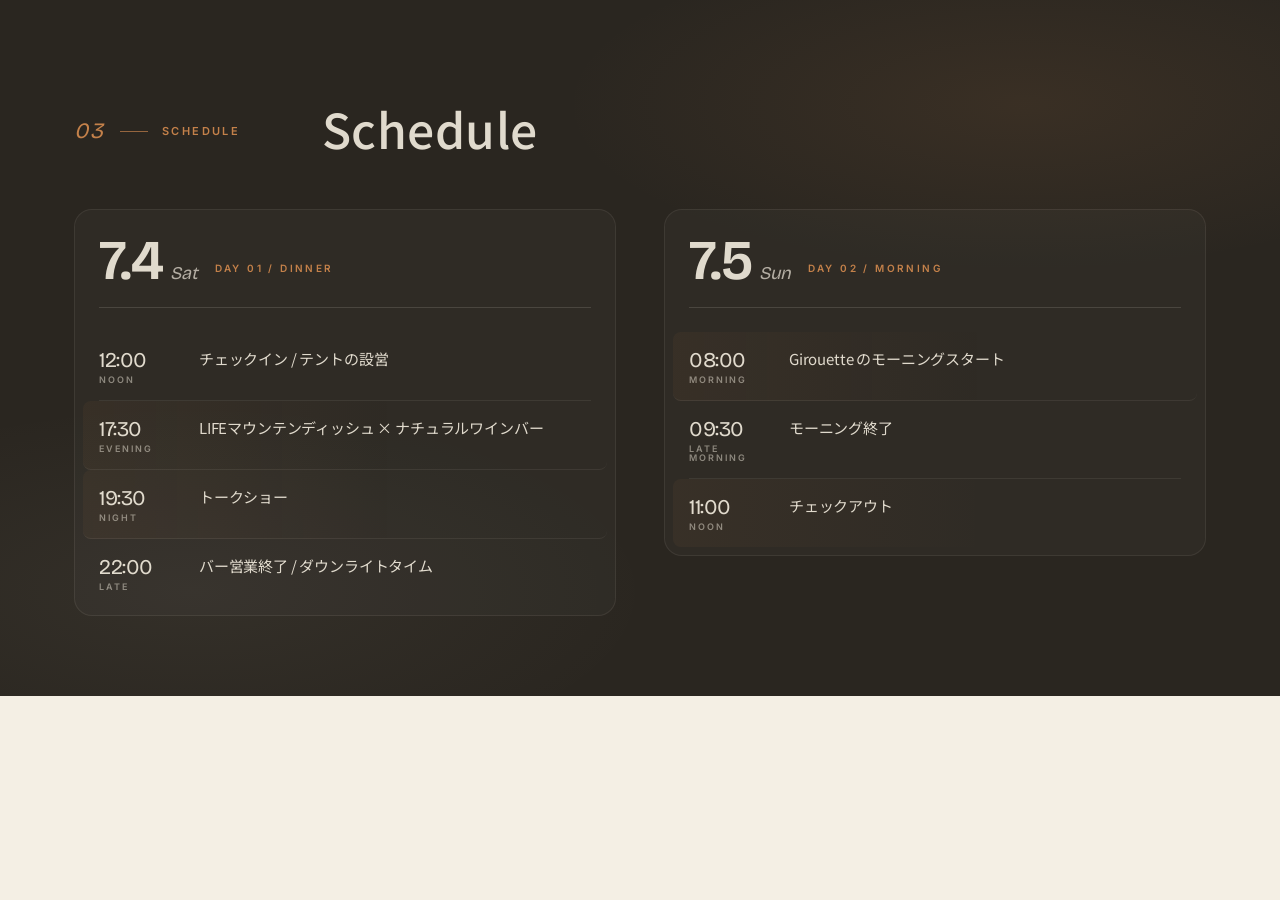
<file: wix-sections/schedule.html>
<!DOCTYPE html>
<html lang="ja">
<head>
<meta charset="UTF-8">
<meta name="viewport" content="width=device-width, initial-scale=1.0">
<style>
/* ===== main.css ===== */
/* ============================================================
   LIFE × TORCH "Dinner in Camp Night" — Shared styles
   Built on Apple JP Design System, with earth-tone overlay.
   ============================================================ */

/* Bricolage Grotesque — refined-but-imperfect display sans (casual, warm).
   Zen Kaku Gothic Antique — warm humanist JP gothic (friendlier than mincho).
   Inter + Noto Sans JP — clean body. */
@import url('https://fonts.googleapis.com/css2?family=Bricolage+Grotesque:opsz,wght@10..48,300;10..48,400;10..48,500;10..48,600;10..48,700&family=Inter:wght@400;500;600;700&family=Noto+Sans+JP:wght@400;500;700&family=Zen+Kaku+Gothic+Antique:wght@400;500;700&display=swap');

:root {
  /* ---- Neutrals — pulled from LIFE interior:
         concrete, warm wood, cream wall, charcoal hardware ---- */
  --color-white:      #ffffff;
  --color-cream:      #ece6d8;          /* cream wall — warm off-white */
  --color-cream-soft: #f4efe4;          /* lighter cream, page bg */
  --color-paper:      #e3dccb;          /* warm paper accent */
  --color-concrete:   #b8b1a3;          /* the打ちっぱなし grey, slightly warm */
  --color-concrete-d: #8e887b;
  --color-charcoal:   #2a2620;          /* the pendant-lamp / frame black */
  --color-near-black: #1d1a16;          /* primary text — warm near-black */
  --color-pure-black: #000000;

  /* Warm grays for hierarchy */
  --color-gray-90: #1d1a16;
  --color-gray-70: #4a443b;
  --color-gray-50: #756d60;
  --color-gray-30: #9a9286;
  --color-gray-15: #cfc8b8;
  --color-gray-08: #e3dccb;

  --color-on-dark:           rgba(236,230,216,0.94);
  --color-on-dark-secondary: rgba(236,230,216,0.70);
  --color-on-dark-tertiary:  rgba(236,230,216,0.50);

  /* ---- Wood / firelight accents (warm earth) ---- */
  --color-wood:        #8a6a4a;         /* worn oak — chair/table tone */
  --color-wood-d:      #6b4f35;         /* darker walnut */
  --color-wood-l:      #a88562;         /* sun-on-wood */
  --color-ember:       #c4814a;         /* firelight glow */
  --color-ember-d:     #8a4f28;         /* charred ember */
  --color-olive:       #5e6443;         /* the plant-leaf green outside the window */
  --color-moss:        #767a52;
  --color-bone:        #d8cfb8;

  /* ---- Semantic surface ---- */
  --bg-canvas:      var(--color-cream-soft);
  --bg-section-alt: var(--color-cream);
  --bg-section-warm:var(--color-paper);
  --bg-hero-dark:   #1a1610;            /* warm charcoal — firelit room */

  --fg-primary:   var(--color-near-black);
  --fg-secondary: var(--color-gray-70);
  --fg-tertiary:  var(--color-gray-50);
  --fg-on-dark:   var(--color-on-dark);

  --hairline-light: 1px solid rgba(29,29,31,0.10);
  --hairline-warm:  1px solid rgba(107,58,31,0.18);
  --hairline-dark:  1px solid rgba(255,255,255,0.14);

  --bg-nav-translucent: rgba(245,241,234,0.78);
  --bg-nav-dark:        rgba(20,17,13,0.55);

  /* ---- Type ---- */
  /* Display: Bricolage Grotesque — soft, slightly imperfect, refined sans.
     JP display: Zen Kaku Gothic Antique — humanist gothic, warm and friendly.
     Body: Inter + Noto Sans JP. */
  --font-display:    "Bricolage Grotesque", "Noto Sans JP", "Inter", -apple-system, "Hiragino Kaku Gothic ProN", sans-serif;
  --font-display-jp: "Noto Sans JP", "Bricolage Grotesque", "Hiragino Kaku Gothic ProN", sans-serif;
  --font-sans:       "Inter", "Noto Sans JP", -apple-system, "Hiragino Kaku Gothic ProN", "Helvetica Neue", sans-serif;
  --font-jp:         "Noto Sans JP", "Inter", -apple-system, "Hiragino Kaku Gothic ProN", sans-serif;
  /* legacy aliases (kept so old selectors still resolve) */
  --font-serif:    var(--font-display);
  --font-serif-jp: var(--font-display-jp);

  --weight-regular: 400;
  --weight-medium:  500;
  --weight-semibold:600;
  --weight-bold:    700;

  /* ---- Spacing ---- */
  --space-1: 4px;  --space-2: 8px;  --space-3: 12px; --space-4: 16px;
  --space-5: 20px; --space-6: 24px; --space-8: 32px; --space-10: 40px;
  --space-12: 48px; --space-16: 64px; --space-20: 80px; --space-24: 96px;
  --space-32: 128px; --space-40: 160px;

  --content-max:      1180px;
  --content-max-narrow: 880px;
  --content-gutter:    24px;

  --radius-xs: 4px; --radius-sm: 8px; --radius-md: 12px;
  --radius-lg: 18px; --radius-xl: 28px; --radius-pill: 980px;

  --ease-apple: cubic-bezier(0.28, 0.11, 0.32, 1);
  --duration-fast: 150ms;
  --duration-base: 300ms;
  --duration-slow: 500ms;

  --z-nav: 100;
  --z-modal: 1000;
}

* { box-sizing: border-box; }

html, body {
  margin: 0;
  padding: 0;
  font-family: var(--font-sans);
  color: var(--fg-primary);
  background: var(--bg-canvas);
  font-size: 17px;
  line-height: 1.55;
  letter-spacing: -0.01em;
  -webkit-font-smoothing: antialiased;
  -moz-osx-font-smoothing: grayscale;
  width: 100%;
  max-width: 100%;
  overflow-x: hidden;
}

[lang="ja"], .lang-ja { font-family: var(--font-jp); line-height: 1.7; }

img { max-width: 100%; display: block; }

/* ============================================================
   NAV — fixed, translucent, switches modes via .is-on-dark
   ============================================================ */

/* ---- Hamburger button (mobile only) ---- */
.nav__burger {
  display: none;
  position: relative;
  width: 40px;
  height: 40px;
  background: transparent;
  border: 1px solid rgba(255,255,255,0.18);
  border-radius: 50%;
  padding: 0;
  cursor: pointer;
  color: var(--color-on-dark);
  -webkit-tap-highlight-color: transparent;
  transition: background var(--duration-fast) var(--ease-apple),
              border-color var(--duration-fast) var(--ease-apple);
}
.nav.is-light .nav__burger {
  border-color: rgba(29,26,22,0.18);
  color: var(--color-near-black);
}
.nav__burger span {
  position: absolute;
  left: 50%;
  width: 16px;
  height: 1.5px;
  background: currentColor;
  border-radius: 1px;
  transform: translateX(-50%);
  transition: transform var(--duration-base) var(--ease-apple),
              opacity var(--duration-fast) var(--ease-apple),
              top var(--duration-base) var(--ease-apple);
}
.nav__burger span:nth-child(1) { top: 13px; }
.nav__burger span:nth-child(2) { top: 19px; }
.nav__burger span:nth-child(3) { top: 25px; }
.nav__burger[aria-expanded="true"] span:nth-child(1) { top: 19px; transform: translateX(-50%) rotate(45deg); }
.nav__burger[aria-expanded="true"] span:nth-child(2) { opacity: 0; }
.nav__burger[aria-expanded="true"] span:nth-child(3) { top: 19px; transform: translateX(-50%) rotate(-45deg); }

/* ---- Mobile drawer (full-screen overlay) ---- */
.nav__drawer {
  position: fixed;
  inset: 0;
  z-index: 99;
  background: #14110d;
  color: var(--color-on-dark);
  opacity: 0;
  visibility: hidden;
  transform: translateY(-8px);
  transition: opacity var(--duration-base) var(--ease-apple),
              transform var(--duration-base) var(--ease-apple),
              visibility 0s linear var(--duration-base);
  pointer-events: none;
}
.nav__drawer[aria-hidden="false"] {
  opacity: 1;
  visibility: visible;
  transform: translateY(0);
  pointer-events: auto;
  transition: opacity var(--duration-base) var(--ease-apple),
              transform var(--duration-base) var(--ease-apple),
              visibility 0s linear 0s;
}
.nav__drawer-inner {
  position: absolute;
  inset: 0;
  padding: 88px 24px 48px;
  display: flex;
  flex-direction: column;
  gap: 4px;
  align-items: flex-start;
  justify-content: flex-start;
}
.nav__drawer a {
  display: block;
  width: 100%;
  padding: 6px 4px;
  font-family: var(--font-display);
  font-size: 15px;
  font-weight: 500;
  letter-spacing: 0.02em;
  color: var(--color-cream);
  text-decoration: none;
  border-bottom: 1px solid rgba(236,230,216,0.10);
  transition: opacity var(--duration-fast) var(--ease-apple);
}
.nav__drawer a:active { opacity: 0.6; }
body.nav-drawer-open {
  overflow: hidden;
}

.nav {
  position: fixed;
  top: 0; left: 0; right: 0;
  z-index: var(--z-nav);
  height: 56px;
  display: flex;
  align-items: center;
  justify-content: space-between;
  padding: 0 var(--space-6);
  backdrop-filter: saturate(180%) blur(20px);
  -webkit-backdrop-filter: saturate(180%) blur(20px);
  background: var(--bg-nav-dark);
  color: var(--color-on-dark);
  transition: background var(--duration-base) var(--ease-apple),
              color var(--duration-base) var(--ease-apple);
  border-bottom: 1px solid rgba(255,255,255,0.06);
}
.nav.is-light {
  background: var(--bg-nav-translucent);
  color: var(--fg-primary);
  border-bottom-color: rgba(0,0,0,0.06);
}
.nav__brand {
  display: flex;
  align-items: center;
  gap: var(--space-3);
  font-family: var(--font-serif);
  font-size: 18px;
  font-weight: 500;
  letter-spacing: 0.02em;
}
.nav__brand .x {
  opacity: 0.5;
  font-style: italic;
  font-size: 14px;
  margin: 0 2px;
}
.nav__menu {
  display: flex;
  gap: var(--space-6);
  font-size: 13px;
  font-weight: 500;
  letter-spacing: 0.04em;
}
.nav__menu a {
  color: inherit;
  text-decoration: none;
  opacity: 0.85;
  transition: opacity var(--duration-fast) var(--ease-apple);
}
.nav__menu a:hover { opacity: 1; }

.nav__cta {
  position: relative;
  display: inline-flex;
  align-items: center;
  gap: 10px;
  padding: 10px 18px 10px 14px;
  border-radius: var(--radius-pill);
  background: var(--color-ember);
  color: var(--color-cream);
  font-family: var(--font-sans);
  font-size: 13px;
  font-weight: 600;
  letter-spacing: 0.02em;
  text-decoration: none;
  box-shadow: 0 6px 16px rgba(196,129,74,0.18);
  transition: transform var(--duration-fast) var(--ease-apple),
              background var(--duration-fast) var(--ease-apple),
              box-shadow var(--duration-base) var(--ease-apple);
  overflow: hidden;
}
.nav__cta::before {
  /* subtle inner highlight, top-half */
  content: "";
  position: absolute;
  inset: 1px 1px auto 1px;
  height: 50%;
  border-radius: var(--radius-pill) var(--radius-pill) 0 0;
  background: linear-gradient(180deg, rgba(255,255,255,0.18), transparent);
  pointer-events: none;
}
.nav__cta-dot {
  width: 6px;
  height: 6px;
  border-radius: 50%;
  background: var(--color-cream);
  position: relative;
  z-index: 1;
}
@keyframes navCtaPulse {
  0%, 100% { box-shadow: 0 0 0 0 rgba(245,241,234,0.55); }
  50%      { box-shadow: 0 0 0 6px rgba(245,241,234,0); }
}
.nav__cta-label {
  font-family: var(--font-display-jp);
  font-weight: 500;
  font-size: 13px;
  letter-spacing: 0.04em;
  position: relative;
  z-index: 1;
}
.nav__cta-en {
  font-family: var(--font-display);
  font-style: italic;
  font-weight: 400;
  font-size: 12px;
  letter-spacing: 0.04em;
  opacity: 0.75;
  padding-left: 8px;
  border-left: 1px solid rgba(245,241,234,0.32);
  position: relative;
  z-index: 1;
}
.nav__cta-arrow {
  font-family: var(--font-display);
  font-size: 14px;
  line-height: 1;
  position: relative;
  z-index: 1;
  transition: transform var(--duration-fast) var(--ease-apple);
}
.nav__cta:hover {
  background: var(--color-ember-d);
  transform: translateY(-1px);
  box-shadow: 0 10px 24px rgba(196,129,74,0.28);
}
.nav__cta:hover .nav__cta-arrow {
  transform: translateX(2px);
}
/* light nav (after hero) keeps the same ember treatment */
.nav.is-light .nav__cta { background: var(--color-ember); color: var(--color-cream); }
.nav.is-light .nav__cta:hover { background: var(--color-ember-d); }

@media (max-width: 720px) {
  .nav__cta { padding: 8px 14px 8px 12px; gap: 8px; }
  .nav__cta-en { display: none; }
}

@media (max-width: 720px) {
  .nav__menu { display: none; }
  .nav__spacer { display: none; }
  .nav__burger { display: block; }
}

/* ---- Nav "Back to top" — same style as menu links ---- */
.nav__spacer {
  /* invisible placeholder on the left, balancing the right-side CTA so the menu sits centered */
  width: 1px;
  height: 1px;
}
.nav__menu-top {
  /* same style as sibling menu links; no italic, no special styling */
}
.btn {
  display: inline-flex;
  align-items: center;
  justify-content: center;
  gap: 8px;
  padding: 14px 28px;
  border-radius: var(--radius-pill);
  font-family: var(--font-sans);
  font-size: 15px;
  font-weight: 600;
  letter-spacing: 0.005em;
  text-decoration: none;
  border: 1px solid transparent;
  cursor: pointer;
  transition: transform var(--duration-fast) var(--ease-apple),
              background var(--duration-fast) var(--ease-apple),
              opacity var(--duration-fast) var(--ease-apple);
}
.btn--primary {
  background: var(--color-near-black);
  color: var(--color-cream);
}
.btn--primary:hover { background: #000; transform: translateY(-1px); }
.btn--ghost {
  background: transparent;
  color: var(--color-on-dark);
  border-color: rgba(255,255,255,0.4);
}
.btn--ghost:hover { background: rgba(255,255,255,0.08); }
.btn--ghost-dark {
  background: transparent;
  color: var(--color-near-black);
  border-color: rgba(29,29,31,0.25);
}
.btn--ghost-dark:hover { background: rgba(29,29,31,0.05); }

/* ============================================================
   COMMON UTILITIES
   ============================================================ */
.eyebrow {
  font-size: 11px;
  font-weight: 600;
  letter-spacing: 0.18em;
  text-transform: uppercase;
  font-family: var(--font-sans);
}
.serif    { font-family: var(--font-display); }     /* legacy class — now display sans */
.serif-jp { font-family: var(--font-display-jp); }
.display    { font-family: var(--font-display); }
.display-jp { font-family: var(--font-display-jp); }
.italic   { font-style: italic; }

.divider {
  width: 32px;
  height: 1px;
  background: currentColor;
  opacity: 0.4;
  margin: 0;
}

/* fade-in on scroll (set by js) */
.reveal {
  opacity: 0;
  transform: translateY(12px);
  transition: opacity 700ms var(--ease-apple), transform 700ms var(--ease-apple);
}
.reveal.is-in { opacity: 1; transform: none; }


/* ===== schedule.css ===== */
/* ============================================================
   SCHEDULE — Compact two-column timeline
   Day 01 (Sat / Dinner) | Day 02 (Sun / Morning) side-by-side.
   ============================================================ */

.schedule {
  background: var(--color-charcoal);
  color: var(--color-on-dark);
  position: relative;
  overflow: hidden;
}
.schedule::before {
  content: "";
  position: absolute;
  inset: 0;
  background:
    radial-gradient(ellipse 60% 40% at 80% 15%,  rgba(196,129,74,0.10), transparent 60%),
    radial-gradient(ellipse 60% 45% at 15% 85%,  rgba(216,207,184,0.06), transparent 60%);
  pointer-events: none;
}

.schedule__inner {
  position: relative;
  z-index: 1;
  max-width: var(--content-max);
  margin: 0 auto;
  padding: var(--space-24) var(--content-gutter) var(--space-20);
  display: flex;
  flex-direction: column;
  gap: var(--space-12);
}

/* ---- Section header (left-aligned, matches other sections) ---- */
.schedule__header {
  display: grid;
  grid-template-columns: 200px 1fr;
  gap: var(--space-12);
  align-items: start;
  text-align: left;
}
.schedule__eyebrow {
  display: flex;
  align-items: center;
  gap: 14px;
  font-family: var(--font-sans);
  font-size: 11px;
  font-weight: 600;
  letter-spacing: 0.22em;
  text-transform: uppercase;
  color: var(--color-ember);
  padding-top: 18px;
}
.schedule__eyebrow .num {
  font-family: var(--font-display);
  font-style: italic;
  font-weight: 400;
  font-size: 22px;
  color: var(--color-ember);
  text-transform: none;
}
.schedule__eyebrow .rule {
  width: 28px; height: 1px; background: var(--color-ember); opacity: 0.7;
}
.schedule__title {
  font-family: var(--font-display-jp);
  font-weight: 500;
  font-size: clamp(28px, 4vw, 48px);
  line-height: 1.35;
  letter-spacing: 0.01em;
  color: var(--color-on-dark);
  margin: 0;
  text-wrap: pretty;
}
.schedule__title .it {
  font-family: var(--font-display);
  font-style: italic;
  font-weight: 400;
  color: var(--color-ember);
}

/* ---- Two-column day grid ---- */
.schedule__days {
  display: grid;
  grid-template-columns: 1fr 1fr;
  gap: var(--space-12);
  align-items: start;
}

/* Subtle vertical divider between days on desktop */
.schedule__days::before {
  content: "";
  grid-column: 1 / -1;
  grid-row: 1 / -1;
  display: none;
}

.schedule__day {
  display: flex;
  flex-direction: column;
  gap: var(--space-6);
  padding: var(--space-6) var(--space-6) var(--space-2);
  background: rgba(255,255,255,0.025);
  border: 1px solid rgba(236,230,216,0.08);
  border-radius: var(--radius-lg);
}

/* ---- Day header — compact horizontal layout ---- */
.schedule__day-head {
  display: grid;
  grid-template-columns: auto 1fr;
  gap: var(--space-4);
  align-items: center;
  padding-bottom: var(--space-5);
  border-bottom: 1px solid rgba(236,230,216,0.14);
}
.schedule__day-date {
  font-family: var(--font-display);
  font-weight: 600;
  font-size: clamp(40px, 4.4vw, 56px);
  line-height: 0.95;
  letter-spacing: -0.03em;
  color: var(--color-on-dark);
  margin: 0;
  display: flex;
  align-items: baseline;
  gap: 8px;
  grid-row: 1 / span 2;
}
.schedule__day-date .sub {
  font-family: var(--font-display);
  font-style: italic;
  font-weight: 400;
  font-size: clamp(15px, 1.4vw, 18px);
  letter-spacing: 0.01em;
  color: var(--color-on-dark-secondary);
}
.schedule__day-tagline {
  font-family: var(--font-display-jp);
  font-weight: 400;
  font-size: 15px;
  color: var(--color-on-dark-secondary);
  letter-spacing: 0.04em;
  align-self: end;
}
.schedule__day-label {
  font-family: var(--font-sans);
  font-size: 10px;
  font-weight: 600;
  letter-spacing: 0.24em;
  text-transform: uppercase;
  color: var(--color-ember);
  align-self: start;
}

/* Hide the day media placeholders entirely — saves vertical space */
.schedule__day-media { display: none; }

/* ---- Items list ---- */
.schedule__items {
  list-style: none;
  margin: 0;
  padding: 0;
  display: flex;
  flex-direction: column;
}

.schedule__item {
  display: grid;
  grid-template-columns: 84px 1fr;
  gap: var(--space-4);
  padding: var(--space-4) 0;
  align-items: start;
  border-bottom: 1px solid rgba(236,230,216,0.08);
}
.schedule__item:last-child { border-bottom: none; }

.schedule__item-time {
  font-family: var(--font-display);
  font-weight: 400;
  font-size: clamp(17px, 1.7vw, 21px);
  line-height: 1;
  letter-spacing: -0.02em;
  color: var(--color-on-dark);
  display: flex;
  flex-direction: column;
  gap: 4px;
  padding-top: 2px;
}
.schedule__item-time .ampm {
  font-family: var(--font-sans);
  font-size: 9px;
  font-weight: 600;
  letter-spacing: 0.22em;
  text-transform: uppercase;
  color: var(--color-on-dark-tertiary);
}

.schedule__item-body {
  display: flex;
  flex-direction: column;
  gap: 4px;
}
.schedule__item-title {
  font-family: var(--font-display-jp);
  font-weight: 400;
  font-size: clamp(13px, 1.2vw, 15px);
  line-height: 1.45;
  color: var(--color-on-dark);
  margin: 0;
  text-wrap: pretty;
}
.schedule__item-en {
  font-family: var(--font-display);
  font-style: italic;
  font-weight: 400;
  font-size: 13px;
  color: var(--color-on-dark-secondary);
  letter-spacing: 0.01em;
  margin: 0;
}
.schedule__item-desc {
  font-family: var(--font-jp);
  font-size: 12.5px;
  line-height: 1.75;
  color: var(--color-on-dark-tertiary);
  margin: 2px 0 0;
}

/* Featured row — slightly more prominent */
.schedule__item--key .schedule__item-title {
  color: var(--color-on-dark);
}
.schedule__item--key {
  background:
    linear-gradient(90deg, rgba(196,129,74,0.06), transparent 60%);
  margin: 0 calc(-1 * var(--space-4));
  padding-left: var(--space-4);
  padding-right: var(--space-4);
  border-radius: var(--radius-sm);
}

/* Spacer no longer needed */
.schedule__gap { display: none; }

/* ---- Footnote at bottom ---- */
.schedule__footnote {
  margin-top: 0;
  padding: var(--space-5) var(--space-6);
  background: rgba(255,255,255,0.04);
  border: 1px solid rgba(255,255,255,0.10);
  border-radius: var(--radius-md);
  font-family: var(--font-jp);
  font-size: 12.5px;
  line-height: 1.85;
  color: var(--color-on-dark-secondary);
  display: grid;
  grid-template-columns: auto 1fr;
  gap: var(--space-5);
  align-items: start;
}
.schedule__footnote-label {
  font-family: var(--font-sans);
  font-size: 10px;
  font-weight: 600;
  letter-spacing: 0.22em;
  text-transform: uppercase;
  color: var(--color-ember);
  padding-top: 3px;
}

/* ---- Mobile ---- */
@media (max-width: 860px) {
  .schedule__inner { padding: var(--space-20) 22px var(--space-16); gap: var(--space-8); }
  .schedule__header { grid-template-columns: 1fr; gap: var(--space-4); }
  .schedule__eyebrow { padding-top: 0; }
  .schedule__days { grid-template-columns: 1fr; gap: var(--space-6); }
  .schedule__day { padding: var(--space-5); }
  .schedule__day-head {
    grid-template-columns: auto 1fr;
    gap: var(--space-3);
    padding-bottom: var(--space-4);
  }
  .schedule__item {
    grid-template-columns: 72px 1fr;
    gap: var(--space-3);
    padding: var(--space-3) 0;
  }
  .schedule__item-time { font-size: 18px; }
  .schedule__item--key {
    margin: 0 calc(-1 * var(--space-3));
    padding: var(--space-3);
  }
  .schedule__footnote { grid-template-columns: 1fr; gap: var(--space-2); padding: var(--space-5); }
}

/* ---- Smartphone (≤720px) ---- */
@media (max-width: 720px) {
  .schedule__inner {
    padding: 64px 20px 48px;
    gap: var(--space-6);
  }

  /* Section title */
  .schedule__title {
    font-size: clamp(28px, 7vw, 38px);
    line-height: 1.4;
  }

  /* Day card */
  .schedule__days { gap: var(--space-5); }
  .schedule__day {
    padding: var(--space-5) var(--space-4);
    gap: var(--space-4);
    border-radius: var(--radius-md);
  }

  /* Day header */
  .schedule__day-head {
    grid-template-columns: auto 1fr;
    grid-template-rows: auto auto;
    column-gap: var(--space-3);
    row-gap: 4px;
    padding-bottom: var(--space-3);
  }
  .schedule__day-date {
    font-size: 36px;
    grid-row: 1 / span 2;
  }
  .schedule__day-date .sub {
    font-size: 13px;
  }
  .schedule__day-tagline {
    font-size: 13px;
    align-self: end;
  }
  .schedule__day-label {
    font-size: 9px;
    letter-spacing: 0.2em;
  }

  /* Timeline items */
  .schedule__item {
    grid-template-columns: 64px 1fr;
    gap: var(--space-3);
    padding: var(--space-3) 0;
  }
  .schedule__item-time {
    font-size: 17px;
  }
  .schedule__item-time .ampm {
    font-size: 9px;
    letter-spacing: 0.18em;
  }
  .schedule__item-title {
    font-size: 13px;
    line-height: 1.5;
  }
  .schedule__item-en {
    font-size: 11.5px;
  }
  .schedule__item-desc {
    font-size: 13px !important;
    line-height: 1.85;
  }

  .schedule__item--key {
    margin: 0 calc(-1 * var(--space-3));
    padding: var(--space-3);
  }
}

</style>
</head>
<body style="font-family:&quot;Noto Sans JP&quot;">
<section class="schedule" id="schedule">
  <div class="schedule__inner">

    <header class="schedule__header reveal">
      <div class="schedule__eyebrow">
        <span class="num">03</span>
        <span class="rule"></span>
        <span>Schedule</span>
      </div>
      <h2 class="schedule__title" lang="ja">Schedule</h2>
    </header>

    <div class="schedule__days">

    <!-- ===== Day 1 — 7.4 Saturday / Dinner ===== -->
    <article class="schedule__day reveal">
      <header class="schedule__day-head">
        <h3 class="schedule__day-date">7.4<span class="sub">Sat</span></h3>
        <span class="schedule__day-tagline" lang="ja">
</span>
        <span class="schedule__day-label">Day 01 / Dinner</span>
      </header>

      <figure class="schedule__day-media" aria-label="Day 1 photo — to be supplied">
        <span class="schedule__day-media-tag">Photo · 2025 / Day 1</span>
        <span class="schedule__day-media-hint" lang="ja">7.4 ディナーの写真<br>後日差し替え</span>
      </figure>

      <ol class="schedule__items">

        <li class="schedule__item">
          <div class="schedule__item-time">12:00<span class="ampm">Noon</span></div>
          <div class="schedule__item-body">
            <h4 class="schedule__item-title" lang="ja">チェックイン / テントの設営</h4>
          </div>
        </li>

        <li class="schedule__item schedule__item--key">
          <div class="schedule__item-time">17:30<span class="ampm">Evening</span></div>
          <div class="schedule__item-body">
            <h4 class="schedule__item-title" lang="ja">LIFEマウンテンディッシュ × ナチュラルワインバー</h4>
          </div>
        </li>

        <li class="schedule__item schedule__item--key">
          <div class="schedule__item-time">19:30<span class="ampm">Night</span></div>
          <div class="schedule__item-body">
            <h4 class="schedule__item-title" lang="ja">トークショー</h4>
          </div>
        </li>

        <li class="schedule__item">
          <div class="schedule__item-time">22:00<span class="ampm">Late</span></div>
          <div class="schedule__item-body">
            <h4 class="schedule__item-title" lang="ja">バー営業終了 / ダウンライトタイム</h4>
          </div>
        </li>

      </ol>
    </article>

    <div class="schedule__gap" aria-hidden="true"></div>

    <!-- ===== Day 2 — 7.5 Sunday / Morning ===== -->
    <article class="schedule__day reveal">
      <header class="schedule__day-head">
        <h3 class="schedule__day-date">7.5<span class="sub">Sun</span></h3>
        <span class="schedule__day-tagline" lang="ja">
</span>
        <span class="schedule__day-label">Day 02 / Morning</span>
      </header>

      <figure class="schedule__day-media schedule__day-media--morning" aria-label="Day 2 photo — to be supplied">
        <span class="schedule__day-media-tag">Photo · 2025 / Day 2</span>
        <span class="schedule__day-media-hint" lang="ja">7.5 モーニングの写真<br>後日差し替え</span>
      </figure>

      <ol class="schedule__items">

        <li class="schedule__item schedule__item--key">
          <div class="schedule__item-time">08:00<span class="ampm">Morning</span></div>
          <div class="schedule__item-body">
            <h4 class="schedule__item-title" lang="ja">Girouette のモーニングスタート</h4>
          </div>
        </li>

        <li class="schedule__item">
          <div class="schedule__item-time">09:30<span class="ampm">Late Morning</span></div>
          <div class="schedule__item-body">
            <h4 class="schedule__item-title" lang="ja">モーニング終了</h4>
          </div>
        </li>

        <li class="schedule__item schedule__item--key">
          <div class="schedule__item-time">11:00<span class="ampm">Noon</span></div>
          <div class="schedule__item-body">
            <h4 class="schedule__item-title" lang="ja">チェックアウト</h4>
          </div>
        </li>

      </ol>
    </article>

    </div><!-- /.schedule__days -->

  </div>
</section>
<script>
(function(){var els=document.querySelectorAll('.reveal');
if(!('IntersectionObserver'in window)||!els.length){els.forEach(function(e){e.classList.add('is-in');});return;}
var io=new IntersectionObserver(function(en){en.forEach(function(e){if(e.isIntersecting){e.target.classList.add('is-in');io.unobserve(e.target);}});},{threshold:0.12});
els.forEach(function(e){io.observe(e);});})();
</script>
</body>
</html>
</file>
